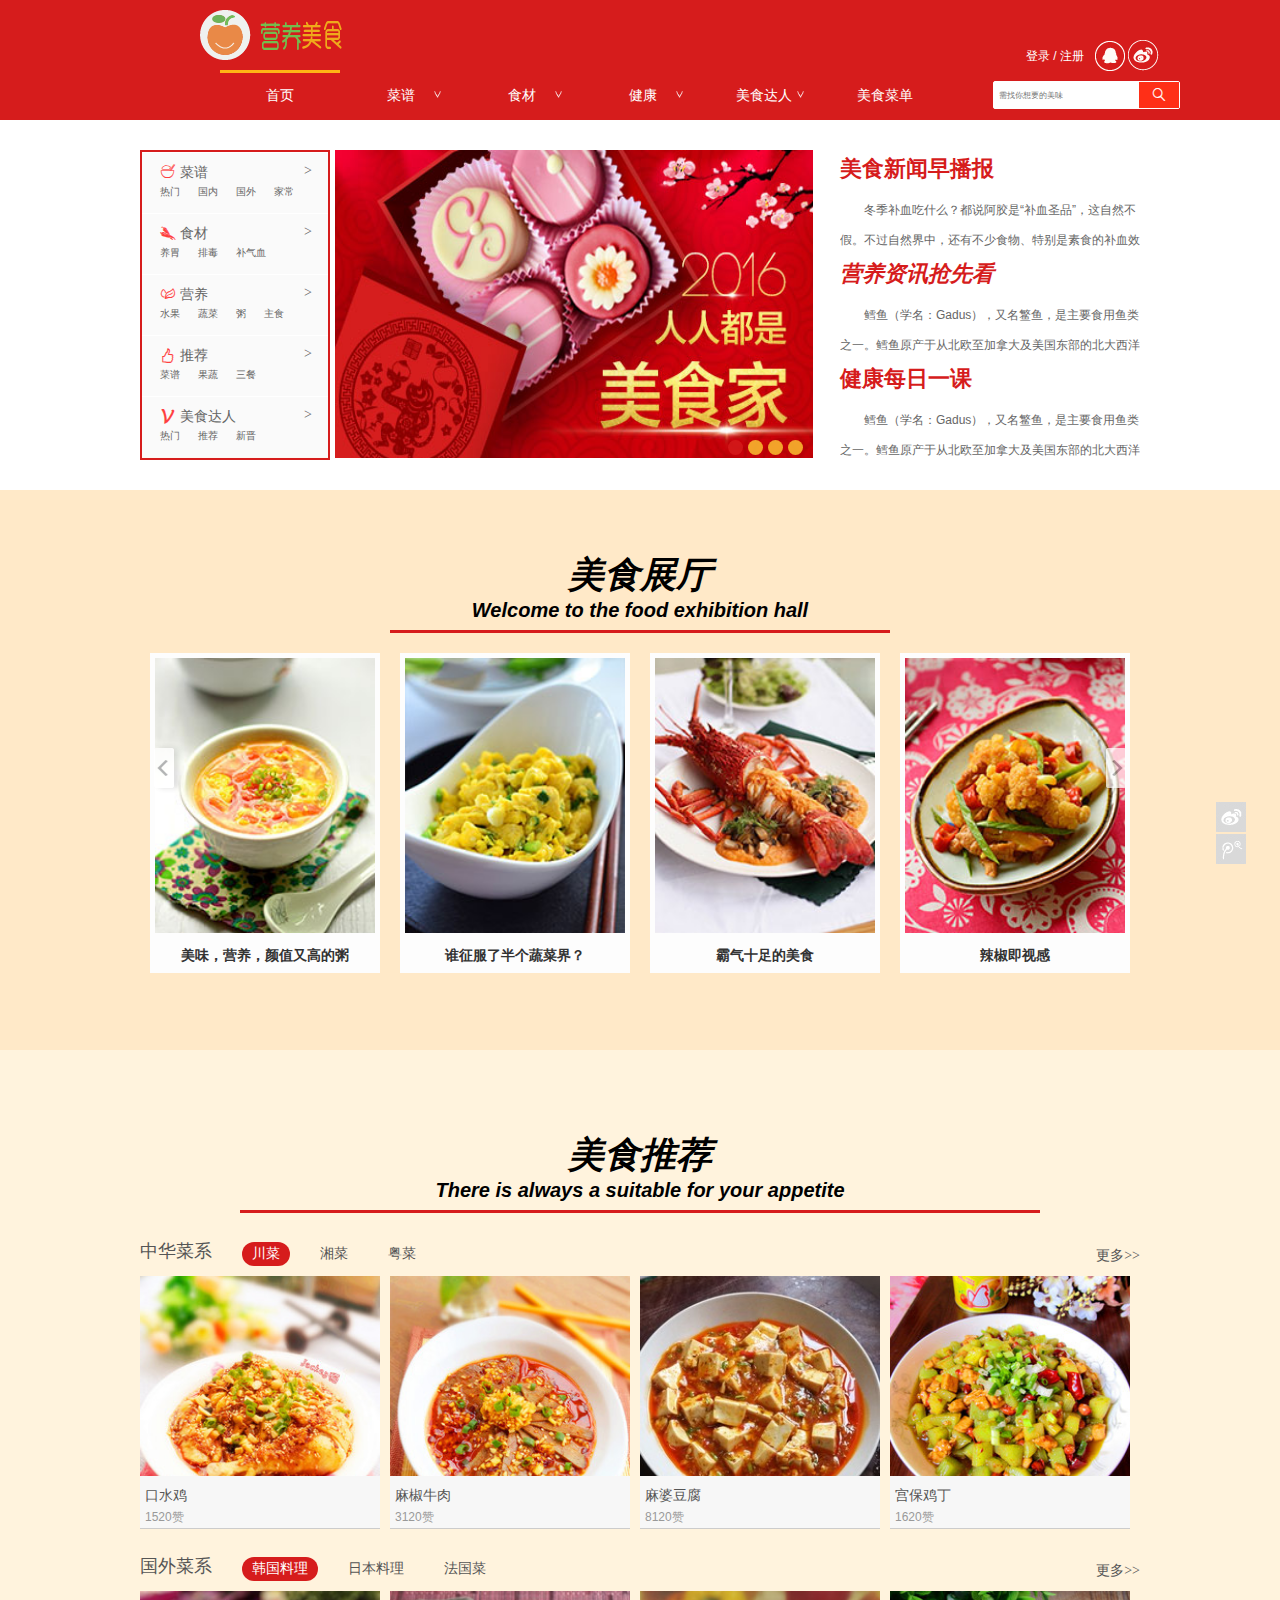
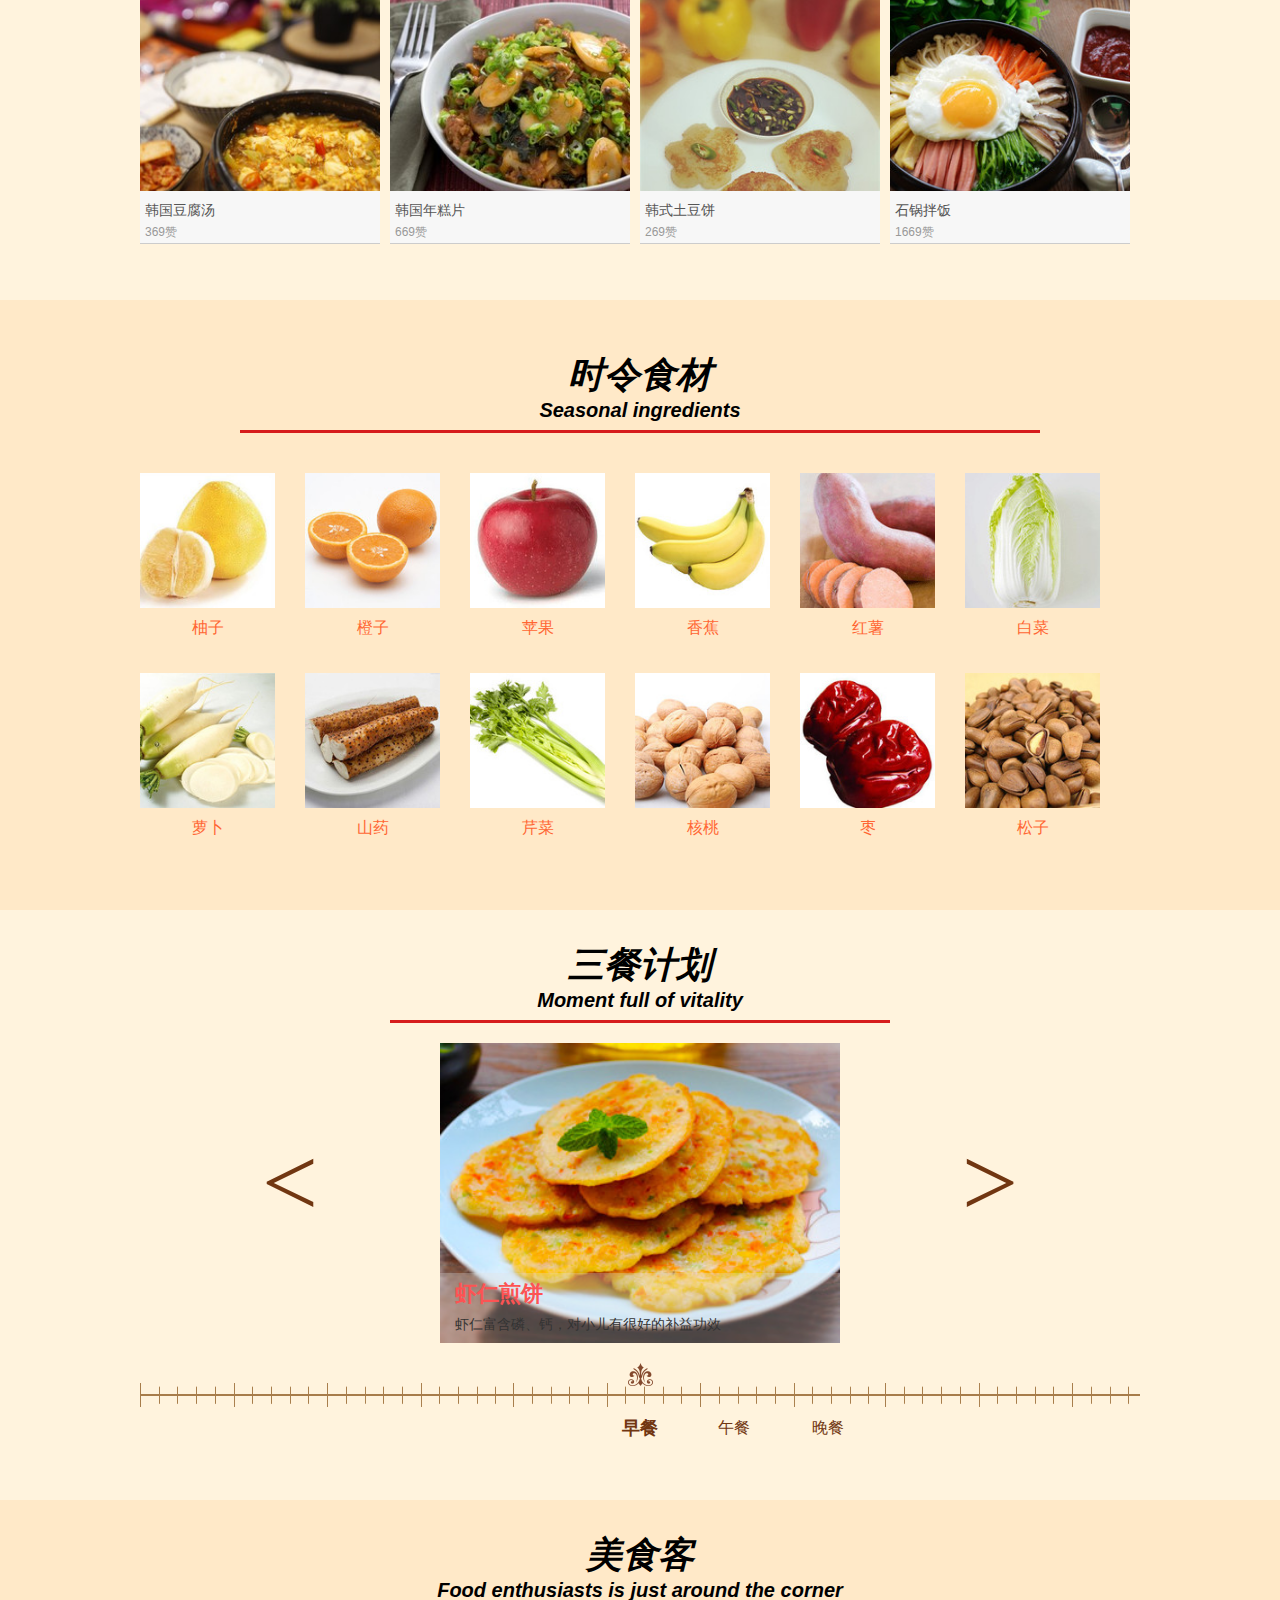
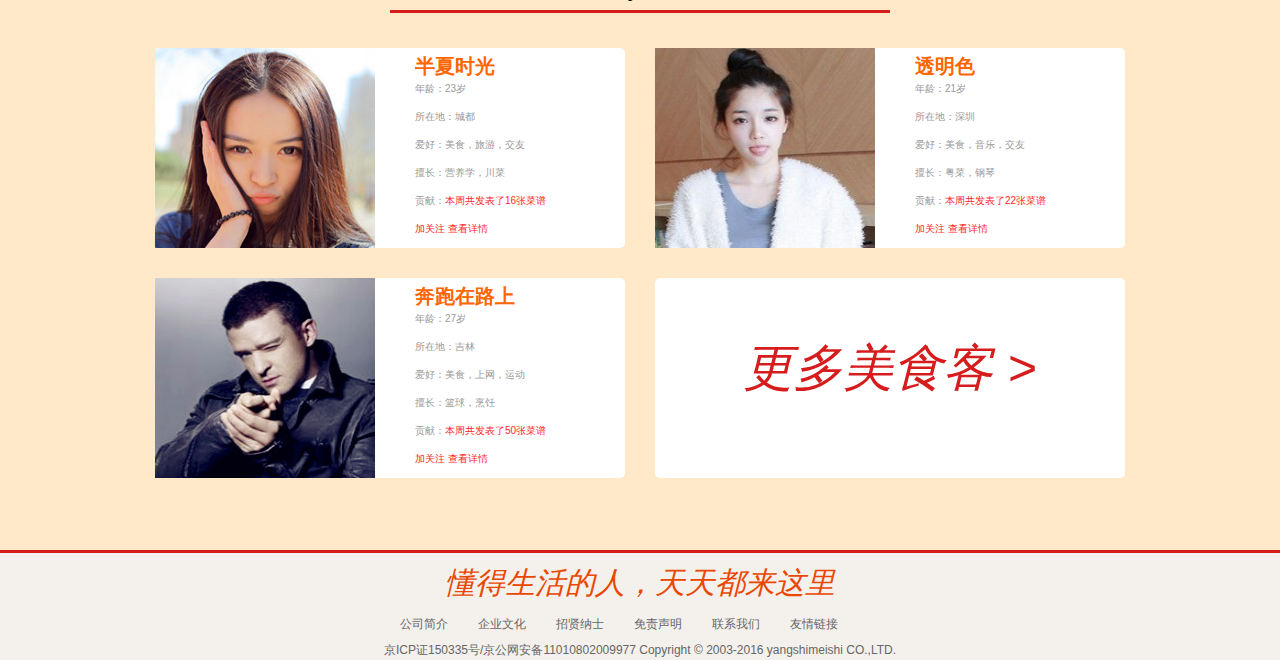
<file: index.html>
<!DOCTYPE html>
<html>
<head>
<meta charset="UTF-8">
<title>营养美食网-营养美食首页</title>

<link rel="stylesheet" href="css/index.css" type="text/css">
<link rel="stylesheet" href="font/iconfont.css" type="text/css">
<script src="js/jquery.min.js"></script>
<script src="js/idx_topbanner.asp"></script>
<script src="js/idx_maintop.js"></script>
<script src="js/nav.js"></script>
<script>
$(function(){
    	$('#index_nav>ul>li').hover(function(){
			//document.title = $(this).position().left;
			var xx = $(this).position().left;
			$('.line').stop().animate({left:xx},'fast');	
		},function(){
			$('.line').stop().animate({left:0},'fast');
		});
});
</script>

<script src="js/jquery.SuperSlide.2.1.1.js"></script>
<script>
$(document).ready(function(e) {
	$(".idx_maintj").slide({
		titCell:".idx_tjlist li",
		mainCell:".bd003",
		effect:"fold",
		trigger:"click",
		delayTime:300
	});
});
</script>
<script src="js/jquery.timelinr-0.9.4.js"></script>
<script type="text/javascript"> 
$(function(){
	$("#idx_mainjh").timelinr()
});
</script>
</head>
<body>
     <div id="index_navbg">
     	<div id="index_navtop" class="clear">
            <a href="index.html">
                <img src="images/logo.png">
            </a>
            <div class="nav_login">
            	<a href="logoin.html">
                	登录 / 注册
                </a>
            </div>
            <div class="nav_loginrt">
            	<a href="#">
            		<img src="images/loginqq01.png">
                </a>
                	<a href="#">
            		<img src="images/logoinsina01.png">
                </a>
            </div>
        </div>
        <div id="index_nav">
            <ul class="nav-main">
                <li class="line"></li>
                <li><a href="index.html" target="_blank">首页</a></li>
                    <li id="li-1">
                    <a href="caipu.html" target="_blank">菜谱</a>
                    <span><img src="images/nav_icon.png" width="7" height="7"></span>
                </li>
                <li id="li-2">
                    <a href="shicai.html" target="_blank">食材</a>
                    <span><img src="images/nav_icon.png" width="7" height="7"></span>
                </li>
                <li id="li-3">
                    <a href="jiankang.html" target="_blank">健康</a>
                    <span><img src="images/nav_icon.png" width="7" height="7"></span>
                </li>
                <li id="li-4">
                    <a href="meishidaren.html" target="_blank">美食达人</a>
                    <span><img src="images/nav_icon.png" width="7" height="7"></span>
                </li>
                <li>
                    <a href="meishicaidan.html" target="_blank">美食菜单</a
                ></li>
            </ul>
            <div id="nav_list-1" class="nav_hidden nav_hidden-index">
                <ul>
                    <li>中华菜谱</li>
                    <li>西式菜谱</li>
                    <li>韩国料理</li>
                    <li>日本料理</li>
                </ul>
            </div>
            <div id="nav_list-2" class="nav_hidden nav_hidden-us">
                <ul>
                    <li>肉类食材</li>
                    <li>蔬菜食材</li>
                    <li>水果食材</li>
                </ul>
            </div>
            <div id="nav_list-3" class="nav_hidden nav_hidden-info">
                <ul>
                    <li>健康咨询</li>
                    <li>健康新闻</li>
                    <li>健康菜谱</li>
                </ul>
            </div>
            <div id="nav_list-4" class="nav_hidden nav_hidden-info nav_hidden-last">
                <ul>
                    <li>热门达人</li>
                    <li>推荐达人</li>
                </ul>
            </div>
        </div>
			<form>
            <div class="nav_iput">
                <input type="text" class="nav_input" placeholder="需找你想要的美味" onFocus="this.placeholder=''" onBlur="this.placeholder='需找你想要的美味'"> 
                <button type="submit" name="sousuo">
                <span class="iconfont">&#xe612;</span>
                </button>
            </div>
      	</div>
        	</form>
      </div>
   <!-- ---------------------------------以上是nav内容--------------------------->
   
	<div class="index_topbg">
        <div class="index_top clear">
            <div class="index_topleft">
              <div class="index_topleftlist btnone">
                  <div class="index_tpltmain">
                  <h3><a href="#"><span class="iconfont">&#xe60d;</span>&nbsp;菜谱<em>></em></a></h3>
                   <ul>
                   	<li><a href="#">热门</a></li>
                    <li><a href="#">国内</a></li>
                    <li><a href="#">国外</a></li>
                    <li><a href="#">家常</a></li>
                   </ul>
                   <span class="index_tpltmainsp"></span>
              </div>
              <div class="index_tpltmain_wrap pos01">
                <div class="clear">
                  <div class="fl index_tpltmain_wrapleft">
                 	<h2><a href="#">菜谱</a></h2>
                  	<p>多种菜谱</p>
                     <ul class="clear">
                        <li><a href="#" target="_blank">家常菜谱</a></li>
                        <li><a href="#" target="_blank">中国菜谱</a></li>
                        <li><a href="#" target="_blank">国外菜谱</a></li>
                        <li><a href="#" target="_blank">常用菜谱</a></li>
                      </ul>
                  </div>
                  <div class="fl index_tpltmain_wrapright">
                     <div><a href="#" target="_blank"><img src="images/index_zhanshi01.jpg" width="200" height="200"></a></div>
                   </div>
                 </div>
              </div>
           </div>
                        
           <div class="index_topleftlist clear">
              <div class="index_tpltmain">
                  <h3><a href="#"><span class="iconfont">&#xe621;</span>&nbsp;食材<em>></em></a></h3>
                  <ul>
                    <li><a href="#">养胃</a></li>
                    <li><a href="#">排毒</a></li>
                    <li><a href="#">补气血</a></li>
                  </ul>
                  <span class="index_tpltmainsp"></span>
               </div>
             <div class="index_tpltmain_wrap pos04"> 
                <div class="clear">
                  <div class="fl index_tpltmain_wrapleft">
                     <h2><a href="#">食材</a></h2>
                     <p>食材专业分类</p>
                     <ul class="clear">
                     	<li><a href="#" target="_blank">土豆</a></li>
                        <li><a href="#" target="_blank">茄子</a></li>
                        <li><a href="#" target="_blank">西红柿</a></li>
                        <li><a href="#" target="_blank">青菜</a></li>
                        <li><a href="#" target="_blank">青椒</a></li>
                        <li><a href="#" target="_blank">更多</a></li>
                     </ul>
                  </div>
              <div class="fl index_tpltmain_wrapright">
                <div><a href="#" target="_blank"><img src="images/index_zhanshi02.jpg" width="200" height="200"></a></div>
                </div>
               </div>
            </div>
          </div>
                        
          <div class="index_topleftlist">
              <div class="index_tpltmain">
                <h3><a href="#"><span class="iconfont">&#xe62a;</span>&nbsp;营养<em>></em></a></h3>
                <ul>
                   <li><a href="#">水果</a></li>
                   <li><a href="#">蔬菜</a></li>
                   <li><a href="#">粥</a></li>
                   <li><a href="#">主食</a></li>
                </ul>
                <span class="index_tpltmainsp"></span>
              </div>
           <div class="index_tpltmain_wrap pos05"> 
               <div class="clear">
                	<div class="fl index_tpltmain_wrapleft">
                    	<h2><a href="#">营养</a></h2>
                        <p>快来增强体质</p>
                        <ul class="clear">
                           <li><a href="#" target="_blank">维生素</a></li>
                           <li><a href="#" target="_blank">蛋白质</a></li>
                           <li><a href="#" target="_blank">免疫力</a></li>
                           <li><a href="#" target="_blank">补气血</a></li>
                        </ul>
                    </div>
                <div class="fl index_tpltmain_wrapright">
                  <div><a href="#" target="_blank"><img src="images/index_zhanshi03.jpg" width="200" height="200"></a></div>
                  </div>
                 </div>
            	</div>
           </div>
                        
           <div class="index_topleftlist">
              <div class="index_tpltmain">
                 <h3><a href="#"><span class="iconfont">&#xe773;</span>&nbsp;推荐<em>></em></a></h3>
                 <ul>
                   <li><a href="#">菜谱</a></li>
                   <li><a href="#">果蔬</a></li>
                   <li><a href="#">三餐</a></li>
                 </ul>
                 <span class="index_tpltmainsp"></span>
              </div>
              <div class="index_tpltmain_wrap pos06"> 
                 <div class="clear">
                    <div class="fl index_tpltmain_wrapleft">
                        <h2><a href="#">推荐</a></h2>
                        <p>四季菜谱推荐</p>
                         <ul class="clear">
                           <li><a href="#" target="_blank">春季推荐</a></li>
                           <li><a href="#" target="_blank">夏季推荐</a></li>
                           <li><a href="#" target="_blank">秋季推荐</a></li>
                           <li><a href="#" target="_blank">冬季推荐</a></li>
                         </ul>
                    </div>
              		<div class="fl index_tpltmain_wrapright">
             		<div><a href="#" target="_blank"><img src="images/index_zhanshi04.jpg" width="200" height="200"></a></div>
              	</div>
               </div>
              </div>
           </div>
                        
            <div class="index_topleftlist">
              <div class="index_tpltmain">
                 <h3><a href="#"><span class="iconfont">&#xe8bb;</span>&nbsp;美食达人<em>></em></a></h3>
                 <ul>
                   <li><a href="#">热门</a></li>
                   <li><a href="#">推荐</a></li>
                   <li><a href="#">新晋</a></li>
                 </ul>
                 <span class="index_tpltmainsp"></span>
               </div>
             <div class="index_tpltmain_wrap pos07"> 
                <div class="clear">
                  <div class="fl index_tpltmain_wrapleft">
                  	<h2><a href="#">美食达人</a></h2>
                   	<p>美食大咖展示厨艺</p>
                    <ul class="clear">
                      <li><a href="#" target="_blank">推荐达人</a></li>
                      <li><a href="#" target="_blank">当红达人</a></li>
                      <li><a href="#" target="_blank">新晋达人</a></li>
                      <li><a href="#" target="_blank">争当达人</a></li>
                    </ul>	
                </div>
                <div class="fl index_tpltmain_wrapright">
                  <div><a href="#" target="_blank"><img src="images/index_zhanshi05.png" width="200" height="200"></a></div>
                  </div>
                </div>
              </div>
            </div>
          </div>
            
                
          <div id="index_topmid" class="fl">
              <div id="index_topmid_bg"></div>
              <div id="index_topmid_info"></div>
              <ul>
                <li class="on">1</li>
                <li>2</li>
                <li>3</li>
                <li>4</li>
              </ul>
              <div id="index_topmid_list"> 
                <a href="#" target="_blank"><img src="images/index_banner01.jpg"></a> 
                <a href="#" target="_blank"><img src="images/index_banner02.jpg"></a>    
                <a href="#" target="_blank"><img src="images/index_banner03.jpg"></a> 
                <a href="#" target="_blank"><img src="images/index_banner04.jpg"></a> 
             </div>
            </div>
            
            
            <div class="idxtop_mainright fr">
                <h3><a href="#">美食新闻早播报<span>>>></span></a></h3>
                <p><a href="#">冬季补血吃什么？都说阿胶是“补血圣品”，这自然不假。不过自然界中，还有不少食物、特别是素食的补血效果完全不逊于阿胶。像南瓜、甘蔗、葡萄……你都知道吗？</a></p>
                <h3><i><a href="#>">营养资讯抢先看<span>→→→</span></a></i></h3>
                <p><a href="#">鳕鱼（学名：Gadus），又名鳘鱼，是主要食用鱼类之一。鳕鱼原产于从北欧至加拿大及美国东部的北大西洋寒冷水域。目前鳕鱼主要出产国是加拿大、冰岛、挪威及俄罗斯，日本产地主要在北海道。鳕鱼是全世界年捕捞量最大的鱼类之一，具有重要的经济价值。</a></p>
                <h3><a href="#>">健康每日一课<span>√√√</span></a></h3>
                <p><a href="#">鳕鱼（学名：Gadus），又名鳘鱼，是主要食用鱼类之一。鳕鱼原产于从北欧至加拿大及美国东部的北大西洋寒冷水域。目前鳕鱼主要出产国是加拿大、冰岛、挪威及俄罗斯，日本产地主要在北海道。鳕鱼是全世界年捕捞量最大的鱼类之一，具有重要的经济价值。</a></p>
            </div>
            
        </div>
      </div>
   </div>
   <!-- ---------------------------------以上是TOP内容--------------------------->

   
 
      
   <div class="idx_main">
   		<div class="idx_maintop">
        	<h2><i>美食展厅</i></h2>
            <h3><i>Welcome to the food exhibition hall</i></h3>
            <div class="idx_mainzs">
                <div class="idx_mainzslist">
                    <ul class="idx_mainzspic idx_zslist">
                        <li>
                        	<a href="#" target="_blank"><img src="images/idx_maintop08.jpg" width="220" height="260"></a>
                        	<h6><a href="#">美味，营养，颜值又高的粥</a></h6>
                            <a href="#"><span></span></a>
                        </li>
                        <li>
                        	<a href="#" target="_blank"><img src="images/idx_maintop07.jpg" width="220" height="260"></a>
                        	<h6><a href="#">谁征服了半个蔬菜界？</a></h6>
                            <a href="#"><span class="iconfont"></span></a>
                        </li>
                        <li>
                        	<a href="#" target="_blank"><img src="images/idx_maintop06.jpg" width="220" height="260"></a>
                            <h6><a href="#">霸气十足的美食</a></h6>
                            <a href="#"><span class="iconfont"></span></a>
                        </li>
                        <li>
                        	<a href="#" target="_blank"><img src="images/idx_maintop02.jpg" width="220" height="260"></a>
                            <h6><a href="#">辣椒即视感</a></h6>
                            <a href="#"><span class="iconfont"></span></a>
                        </li>
                        <li>
                        	<a href="#" target="_blank"><img src="images/idx_maintop05.jpg" width="220" height="260"></a>
                            <h6><a href="#">鲜美的巧克力蛋糕</a></h6>
                            <a href="#"><span class="iconfont"></span></a>
                        </li>
                        <li>
                        	<a href="#" target="_blank"><img src="images/idx_maintop03.jpg" width="220" height="260"></a>
                            <h6><a href="#">整齐划一的美味</a></h6>
                            <a href="#"><span class="iconfont"></span></a>
                        </li>
                        <li>
                        	<a href="#" target="_blank"><img src="images/idx_maintop04.jpg" width="220" height="260"></a>
                            <h6><a href="#">休闲式的中餐</a></h6>
                            <a href="#"><span class="iconfont"></span></a>
                        </li>
                        <li>
                        	<a href="#" target="_blank"><img src="images/idx_maintop01.jpg" width="220" height="260"></a>
                            <h6><a href="#">当虾爱上蔬菜</a></h6>
                            <a href="#"><span class="iconfont"></span><p>美味来袭</p></a>
                        </li>
                    </ul>
                    <ul class="idx_mainzspic idx_swaplist"></ul>
                </div>
                <div class="og_prev"></div>
                <div class="og_next"></div>
            </div>
        </div>
   </div>
    <!-- ---------------------------------以上是展示内容--------------------------->
   
     <div class="idx_mainmid">
     	<h2><i>美食推荐</i></h2>
        <h3><i>There is always a suitable for your appetite</i></h3>
   		<div class="idx_maintj">
        <div class="clear idx_tjlist">
            <em class="more"><a href="#">更多&gt;&gt;</a></em>
            <a href="#">中华菜系</a>
            <ul class="mul">
                <li>川菜</li>
                <li>湘菜</li>
                <li>粤菜</li>
            </ul>
        </div>
        <div class="bd003">
                    <ul class="idx_tjtab clear">
                <li>
                    <a href="#">
                        <div class="pic_add"><img src="images/idx_tj01.jpg" height="200"></div>
                    </a>
                    <div class="scale_tour"><p>口水鸡</p><a href="#">1520赞</a></div>
                </li>
                <li>
                    <a href="#">
                        <div class="pic_add"><img src="images/idx_tj02.jpg" height="200"></div>
                    </a>
                    <div class="scale_tour"><p>麻椒牛肉</p><a href="#">3120赞</a></div>
                </li>
                <li>
                    <a href="#">
                        <div class="pic_add"><img src="images/idx_tj03.jpg" height="200"></div>
                    </a>
                    <div class="scale_tour"><p>麻婆豆腐</p><a href="#">8120赞</a></div>
                </li>
                <li>
                    <a href="#">
                        <div class="pic_add"><img src="images/idx_tj04.jpg" height="200"></div>
                    </a>
                    <div class="scale_tour"><p>宫保鸡丁</p><a href="#">1620赞</a></div>
                </li>
            </ul>
            <ul class="idx_tjtab clear">
                <li>
                    <a href="#">
                        <div class="pic_add"><img src="images/idx_tjxz01.jpg" height="200"></div>
                    </a>
                    <div class="scale_tour"><p>农家小炒肉</p><a href="#">330赞</a></div>
                </li>
                <li>
                    <a href="#">
                        <div class="pic_add"><img src="images/idx_tjxz02.jpg" height="200"></div>
                    </a>
                    <div class="scale_tour"><p>湘西土匪鸡</p><a href="#">560赞</a></div>
                </li>
                <li>
                    <a href="#">
                        <div class="pic_add"><img src="images/idx_tjxz03.jpg" height="200"></div>
                    </a>
                    <div class="scale_tour"><p>剁椒鱼头</p><a href="#">930赞</a></div>
                </li>
                <li>
                    <a href="#">
                        <div class="pic_add"><img src="images/idx_tjxz04.jpg" height="200"></div>
                    </a>
                    <div class="scale_tour"><p>干锅花菜</p><a href="#">630赞</a></div>
                </li>
            </ul>
            <ul class="idx_tjtab clear">
                <li>
                    <a href="#">
                        <div class="pic_add"><img src="images/idx_tjyc01.jpg" height="200"></div>
                    </a>
                    <div class="scale_tour"><p>鼓汁蒸凤爪</p><a href="#">6130赞</a></div>
                </li>
                <li>
                    <a href="#">
                        <div class="pic_add"><img src="images/idx_tjyc02.jpg" height="200"></div>
                    </a>
                    <div class="scale_tour"><p>清蒸桂花鱼</p><a href="#">690赞</a></div>
                </li>
                <li>
                    <a href="#">
                        <div class="pic_add"><img src="images/idx_tjyc03.jpg" height="200"></div>
                    </a>
                    <div class="scale_tour"><p>腊味煲仔饭</p><a href="#">330赞</a></div>
                </li>
                <li>
                    <a href="#">
                        <div class="pic_add"><img src="images/idx_tjyc04.jpg" height="200"></div>
                    </a>
                    <div class="scale_tour"><p>霸王花煲猪骨</p><a href="#">260赞</a></div>
                </li>
            </ul>
        </div>
    </div>
    <div class="idx_maintj">
        <div class="clear idx_tjlist">
            <em class="more"><a href="#">更多&gt;&gt;</a></em>
            <a href="#">国外菜系</a>
            <ul class="mul">
                <li>韩国料理</li>
                <li>日本料理</li>
                <li>法国菜</li>
            </ul>
        </div>
        <div class="bd003">
                    <ul class="idx_tjtab clear">
                <li>
                    <a href="#">
                        <div class="pic_add"><img src="images/idx_tjhc01.jpg" height="200"></div>
                    </a>
                    <div class="scale_tour"><p>韩国豆腐汤</p><a href="#">369赞</a></div>
                </li>
                <li>
                    <a href="#">
                        <div class="pic_add"><img src="images/idx_tjhc02.jpg" height="200"></div>
                    </a>
                    <div class="scale_tour"><p>韩国年糕片</p><a href="#">669赞</a></div>
                </li>
                <li>
                    <a href="#">
                        <div class="pic_add"><img src="images/idx_tjhc03.jpg" height="200"></div>
                    </a>
                    <div class="scale_tour"><p>韩式土豆饼</p><a href="#">269赞</a></div>
                </li>
                <li>
                    <a href="#">
                        <div class="pic_add"><img src="images/idx_tjhc04.jpg" height="200"></div>
                    </a>
                    <div class="scale_tour"><p>石锅拌饭</p><a href="#">1669赞</a></div>
                </li>
            </ul>
            <ul class="idx_tjtab clear">
                <li>
                    <a href="#">
                        <div class="pic_add"><img src="images/idx_rc01.jpg"></div>
                    </a>
                    <div class="scale_tour"><p>三文鱼寿司</p><a href="#">869赞</a></div>
                </li>
                <li>
                    <a href="#">
                        <div class="pic_add"><img src="images/idx_rc03.jpg"></div>
                    </a>
                    <div class="scale_tour"><p>紫菜包寿司</p><a href="#">320赞</a></div>
                </li>
                <li>
                    <a href="#">
                        <div class="pic_add"><img src="images/idx_rc02.jpg"></div>
                    </a>
                    <div class="scale_tour"><p>秋刀鱼</p><a href="#">357赞</a></div>
                </li>
                <li>
                    <a href="#">
                        <div class="pic_add"><img src="images/idx_rc04.jpg"></div>
                    </a>
                    <div class="scale_tour"><p>大阪烧</p><a href="#">220赞</a></div>
                </li>
            </ul>
            <ul class="idx_tjtab clear">
                <li>
                    <a href="#">
                        <div class="pic_add"><img src="images/idx_fc01.jpg"></div>
                    </a>
                    <div class="scale_tour"><p>芝士焗扇贝</p><a href="#">769赞</a></div>
                </li>
                <li>
                    <a href="#">
                        <div class="pic_add"><img src="images/idx_fc02.jpg"></div>
                    </a>
                    <div class="scale_tour"><p>法式烤牛排</p><a href="#">1356赞</a></div>
                </li>
                <li>
                    <a href="#">
                        <div class="pic_add"><img src="images/idx_fc03.jpg"></div>
                    </a>
                    <div class="scale_tour"><p>牛肉土豆泥</p><a href="#">983赞</a></div>
                </li>
                <li>
                    <a href="#">
                        <div class="pic_add"><img src="images/idx_fc04.jpg"></div>
                    </a>
                    <div class="scale_tour"><p>法式煎吐司</p><a href="#">552赞</a></div>
                </li>
            </ul>
        </div>
    </div>
   </div>
    <!-- ---------------------------------以上是推荐内容--------------------------->
    
    <div class="idx_shucaibg">
    	<div class="idx_shucai">
            <h2><i>时令食材</i></h2>
            <h3><i>Seasonal ingredients</i></h3>
        </div>
    	<ul class="idx_scmain">
        	<li>
            	<a href="#">
            		<img src="images/idx_sl01.jpg" width="150" height="150">
                </a>
                <a href="#">柚子</a>
            </li>
            <li>
            	<a href="#">
            		<img src="images/idx_sl02.jpg">
                </a>
                <a href="#">橙子</a>
            </li>
            <li>
            	<a href="#">
            		<img src="images/idx_sl03.jpg">
                </a>
                <a href="#">苹果</a>
            </li>
            <li>
            	<a href="#">
            		<img src="images/idx_sl04.jpg">
                </a>
                <a href="#">香蕉</a>
            </li>
            <li>
            	<a href="#">
            		<img src="images/idx_sl05.jpg">
                </a>
                <a href="#">红薯</a>
            </li>
            <li>
            	<a href="#">
            		<img src="images/idx_sl06.jpg">
                </a>
                <a href="#">白菜</a>
            </li>
            <li>
            	<a href="#">
            		<img src="images/idx_sl07.jpg">
                </a>
                <a href="#">萝卜</a>
            </li>
            <li>
            	<a href="#">
            		<img src="images/idx_sl08.jpg">
                </a>
                <a href="#">山药</a>
            </li>
            <li>
            	<a href="#">
            		<img src="images/idx_sl09.jpg">
                </a>
                <a href="#">芹菜</a>
            </li>
            <li>
            	<a href="#">
            		<img src="images/idx_sl10.jpg">
                </a>
                <a href="#">核桃</a>
            </li>
            <li>
            	<a href="#">
            		<img src="images/idx_sl11.jpg">
                </a>
                <a href="#">枣</a>
            </li>
            <li>
            	<a href="#">
            		<img src="images/idx_sl12.jpg">
                </a>
                <a href="#">松子</a>
            </li>
        </ul>
    </div>
   <div class="idx_mainjhbg">
   		<h2><i>三餐计划</i></h2>
        <h3><i>Moment full of vitality</i></h3>
   		<div id="idx_mainjh">
            <ul id="idx_jhtit">
                <li>
                    <a href="#">
                        <img src="images/idx_jh01.jpg" width="400" height="300">
                        <span>
                            <h3>虾仁煎饼</h3>
                            <p>虾仁富含磷、钙，对小儿有很好的补益功效</p>
                            <p>虾仁，一种食品，选用活虾为原料，用清水洗净虾体，去掉虾头、虾尾和虾壳。剥壳后的纯虾肉即为虾仁。虾仁菜肴因为清淡爽口，易于消化，老幼皆宜，而深受食客欢迎。</p>
                        </span>
                    </a>
                </li>
                <li>
                <a href="#">
                    <img src="images/idx_jh02.jpg" width="400" height="300">
                    <span>
                            <h3>八宝糯米饭</h3>
                            <p>造型及甜味含有圆圆满满、甜甜蜜蜜的寓意</p>
                            <p>宁波的汉族传统名点。由糯米、豆沙、枣泥、果脯、莲心、米仁、桂圆等原料配合制成。糯米补中益气，豇豆有"补肾豆"之称;枣泥有调和百药之功效，对人的健康长寿极有裨益。</p>
                        </span>
                    </a>
                </li>
                <li>
                    <a href="#">
                        <img src="images/idx_jh04.jpg" width="400" height="300">
                        <span>
                                <h3>香煎杏鲍菇</h3>
                                <p>杏鲍菇能软化和保护血管，可降低胆固醇</p>
                                <p>杏鲍菇，又名刺芹侧耳，因其具有杏仁的香味和菌肉肥厚如鲍鱼的口感而得名。是近年来开发栽培成功的及食用、药用、食疗于一体的珍稀食用菌新品种。</p>
                            </span>
                    </a>
                </li>
            </ul>
            <ul id="idx_jhnav">
                <li><a href="#">早餐</a></li>
                <li><a href="#">午餐</a></li>
                <li><a href="#">晚餐</a></li>
            </ul>
            <a href="#" id="idx_jhnext">></a>
            <a href="#" id="idx_jhprev"><</a>
        </div>
   </div>
    <!-- ---------------------------------以上是三餐内容--------------------------->
    
    <div class="idx_mskbg">
    	<h2><i>美食客</i></h2>
        <h3><i>Food enthusiasts is just around the corner</i></h3>
        	<ul class="idx_mskmain" >
            	<li>
                	<img src="images/idx_tx01.jpg">
 					<ul class="idx_mskright fr">
                    	<li><h3><a href="#">半夏时光</a></h3></li>
                        <li>年龄：23岁</li>
                        <li>所在地：城都</li>
                        <li>爱好：美食，旅游，交友</li>
                        <li>擅长：营养学，川菜</li>
                        <li>贡献：<a href="#">本周共发表了16张菜谱</a></li>
                        <li><a href="#">加关注</a>&nbsp;<a href="#">查看详情</a></li>
                    </ul>
                </li>
                <li>
                	<img src="images/idx_tx03.jpg">
 					<ul class="idx_mskright fr">
                    	<li><h3><a href="#">透明色</a></h3></li>
                        <li>年龄：21岁</li>
                        <li>所在地：深圳</li>
                        <li>爱好：美食，音乐，交友</li>
                        <li>擅长：粤菜，钢琴</li>
                        <li>贡献：<a href="#">本周共发表了22张菜谱</a></li>
                        <li><a href="#">加关注</a>&nbsp;<a href="#">查看详情</a></li>
                    </ul>
                </li>
                <li>
                	<img src="images/idx_tx02.jpg">
 					<ul class="idx_mskright fr">
                    	<li><h3><a href="#">奔跑在路上</a></h3></li>
                        <li>年龄：27岁</li>
                        <li>所在地：吉林</li>
                        <li>爱好：美食，上网，运动</li>
                        <li>擅长：篮球，烹饪</li>
                        <li>贡献：<a href="#">本周共发表了50张菜谱</a></li>
                        <li><a href="#">加关注</a>&nbsp;<a href="#">查看详情</a></li>
                    </ul>
                </li>
                <li>
                	<div class="idx_mskbtm">
                        <a href="#">
                            <i>更多美食客&nbsp;></i>
                        </a>
                    </div>
                </li>
            </ul>
    </div>
 <!-- ---------------------------------以上是美食客内容--------------------------->
 
 	<div class="idx_btmbg clear">
    	<div class="idx_btm">
            <ul class="idx_btmnews">
                <li><em>懂得生活的人，天天都来这里</em></li>
            </ul>
            <ul class="idx_btmmain clear">
                <li><a href="#">公司简介</a></li>
                <li><a href="#">企业文化</a></li>
                <li><a href="#">招贤纳士</a></li>
                <li><a href="#">免责声明</a></li>
                <li><a href="#">联系我们</a></li>
                <li><a href="#">友情链接</a></li>
            </ul>
            <p>京ICP证150335号/京公网安备11010802009977 Copyright © 2003-2016 yangshimeishi CO.,LTD.</p>
       </div>
    </div>
    
    <!-- ---------------------------------以上是版权内容--------------------------->
<div id="share">
<a id="totop" title=""></a>
<a href="#" target="_blank" class="sina"></a>
<a href="#"  target="_blank" class="tencent"></a>
</div>
<!-- ---------------------------------以上是GOTOP内容--------------------------->
</body>
<script type="text/javascript">
$(function(){
	//商品分类
	$('.index_topleft .index_topleftlist').hover(function(){
		$(this).find('.index_tpltmain_wrap').show();
	},function(){
		$(this).find('.index_tpltmain_wrap').hide();
	});
});
</script>
<script>
$(function(){
        $("#totop").hide();
        $(function () {
            $(window).scroll(function(){
                if ($(window).scrollTop()>100){
                    $("#totop").fadeIn();
                }
                else
                {
                    $("#totop").fadeOut();
                }
            });
            $("#totop").click(function(){
                $('body,html').animate({scrollTop:0},500);
                return false;
            });
        });
    }); 
</script>

</html>
</file>
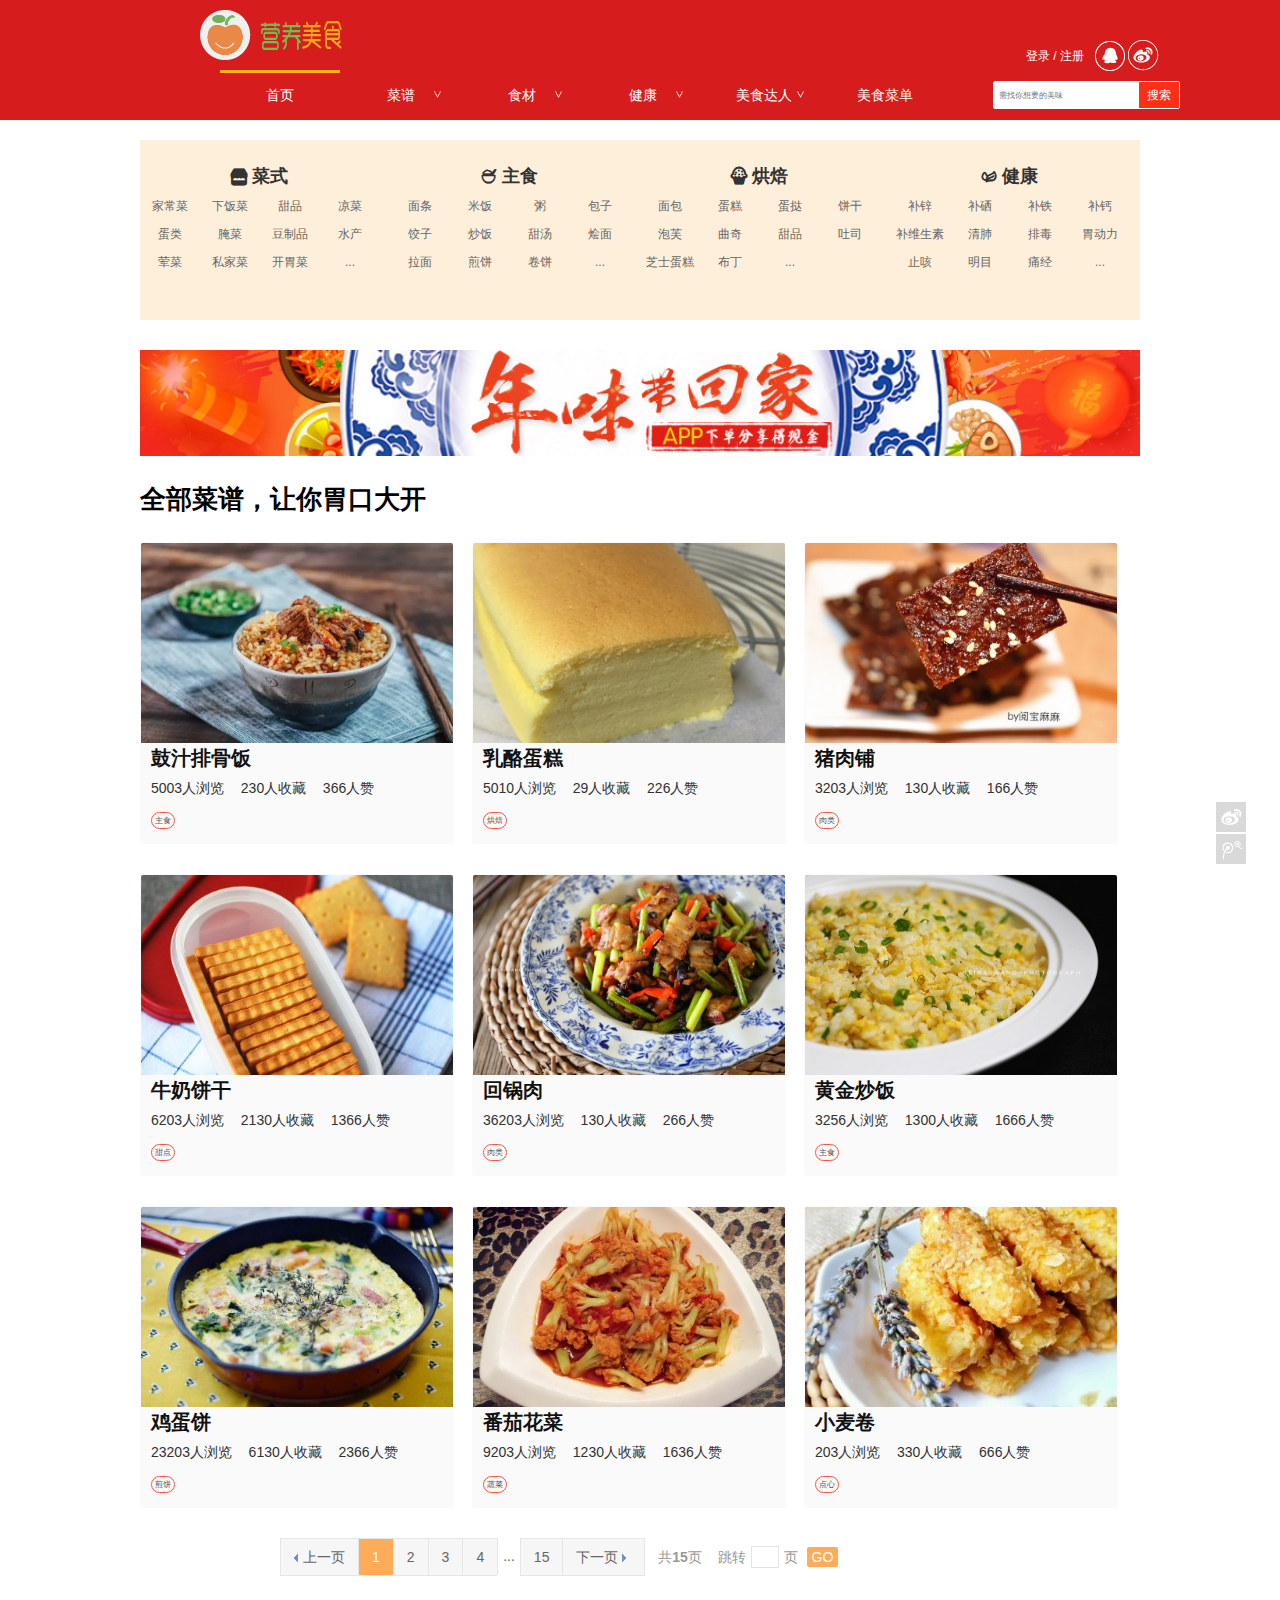
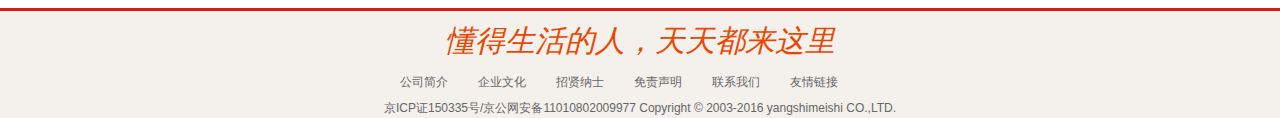
<file: caipu.html>
<!DOCTYPE html>
<html>
<head>
<meta charset="UTF-8">
<title>营养美食网-营养美食菜谱</title>

<link rel="stylesheet" href="css/index.css" type="text/css">
<link rel="stylesheet" href="font/iconfont.css" type="text/css">
<link href="css/animate.css" rel="stylesheet">
<script src="js/jquery.min.js"></script>
<script src="js/wow.min.js"></script>
<script>
	new WOW().init();
</script>
<script src="js/jquery.easing.1.3.js"></script>
<script src="js/jquery.pagination.js"></script>
<script type="text/javascript">
$(document).ready(function() {
	$("#Pagination").pagination("15");
});
</script>
<script src="js/nav.js"></script>
<script>
$(function(){
    	$('#index_nav>ul>li').hover(function(){
			//document.title = $(this).position().left;
			var xx = $(this).position().left;
			$('.line').stop().animate({left:xx},'fast');	
		},function(){
			$('.line').stop().animate({left:0},'fast');
		});
});
</script>
</head>
<body>
  <div id="index_navbg">
       	<div id="index_navtop" class="clear">
            <a href="index.html">
                <img src="images/logo.png">
            </a>
            <div class="nav_login">
            	<a href="logoin.html">
                	登录 / 注册
                </a>
            </div>
            <div class="nav_loginrt">
            	<a href="#">
            		<img src="images/loginqq01.png">
                </a>
                	<a href="#">
            		<img src="images/logoinsina01.png">
                </a>
            </div>
        </div>
<div id="index_nav">
	<ul class="nav-main">
    	<li class="line"></li>
        <li><a href="index.html" target="_blank">首页</a></li>
            <li id="li-1">
            <a href="caipu.html" target="_blank">菜谱</a>
            <span><img src="images/nav_icon.png" width="7" height="7"></span>
        </li>
		<li id="li-2">
        	<a href="shicai.html" target="_blank">食材</a>
            <span><img src="images/nav_icon.png" width="7" height="7"></span>
        </li>
		<li id="li-3">
        	<a href="jiankang.html" target="_blank">健康</a>
            <span><img src="images/nav_icon.png" width="7" height="7"></span>
        </li>
		<li id="li-4">
        	<a href="meishidaren.html" target="_blank">美食达人</a>
            <span><img src="images/nav_icon.png" width="7" height="7"></span>
        </li>
		<li>
        	<a href="meishicaidan.html" target="_blank">美食菜单</a
        ></li>
	</ul>
	<div id="nav_list-1" class="nav_hidden nav_hidden-index">
		<ul>
			<li>中华菜谱</li>
			<li>西式菜谱</li>
			<li>韩国料理</li>
            <li>日本料理</li>
		</ul>
	</div>
	<div id="nav_list-2" class="nav_hidden nav_hidden-us">
		<ul>
        	<li>肉类食材</li>
			<li>蔬菜食材</li>
			<li>水果食材</li>
		</ul>
	</div>
	<div id="nav_list-3" class="nav_hidden nav_hidden-info">
		<ul>
			<li>健康咨询</li>
			<li>健康新闻</li>
			<li>健康菜谱</li>
		</ul>
	</div>
    <div id="nav_list-4" class="nav_hidden nav_hidden-info nav_hidden-last">
		<ul>
			<li>热门达人</li>
			<li>推荐达人</li>
		</ul>
	</div>
</div>
    <div class="nav_iput">
	<input type="text" class="nav_input" placeholder="需找你想要的美味" onFocus="this.placeholder=''" onBlur="this.placeholder='需找你想要的美味'"> <button type="submit" name="sousuo">搜索</button></div>
</div>
</div>
   <!-- ---------------------------------以上是nav内容--------------------------->


   
 
      
   <div class="caipu_nav clear">
 		<div class="caipu_navlist clear">
        	<h2>
            	<a href="#"><span class="iconfont">&#xe62d;</span>&nbsp;菜式</a>
            </h2>
            <ul >
            	<li>
                	<a href="#">家常菜</a>
                </li>
                <li>
                	<a href="#">下饭菜</a>
                </li>
                <li>
                	<a href="#">甜品</a>
                </li>
                <li>
                	<a href="#">凉菜</a>
                </li>
                <li>
                	<a href="#">蛋类</a>
                </li>
                <li>
                	<a href="#">腌菜</a>
                </li>
                <li>
                	<a href="#">豆制品</a>
                </li>
                <li>
                	<a href="#">水产</a>
                </li>
                <li>
                	<a href="#">荤菜</a>
                </li>
                <li>
                	<a href="#">私家菜</a>
                </li>
                <li>
                	<a href="#">开胃菜</a>
                </li>
               	<li>
                	<a href="#">...</a>
                </li>
            </ul>
        </div>
        <div class="caipu_navlist clear">
        	<h2>
            	<a href="#"><span class="iconfont">&#xe60d;</span>&nbsp;主食</a>
            </h2>
            <ul >
            	<li>
                	<a href="#">面条</a>
                </li>
                <li>
                	<a href="#">米饭</a>
                </li>
                <li>
                	<a href="#">粥</a>
                </li>
                <li>
                	<a href="#">包子</a>
                </li>
                <li>
                	<a href="#">饺子</a>
                </li>
                <li>
                	<a href="#">炒饭</a>
                </li>
                <li>
                	<a href="#">甜汤</a>
                </li>
                <li>
                	<a href="#">烩面</a>
                </li>
                <li>
                	<a href="#">拉面</a>
                </li>
                <li>
                	<a href="#">煎饼</a>
                </li>
                <li>
                	<a href="#">卷饼</a>
                </li>
                <li>
                	<a href="#">...</a>
                </li>
            </ul>
        </div>
        <div class="caipu_navlist clear">
        	<h2>
            	<a href="#"><span class="iconfont">&#xe6aa;</span>&nbsp;烘焙</a>
            </h2>
            <ul >
            	<li>
                	<a href="#">面包</a>
                </li>
                <li>
                	<a href="#">蛋糕</a>
                </li>
                <li>
                	<a href="#">蛋挞</a>
                </li>
                <li>
                	<a href="#">饼干</a>
                </li>
                <li>
                	<a href="#">泡芙</a>
                </li>
                <li>
                	<a href="#">曲奇</a>
                </li>
                <li>
                	<a href="#">甜品</a>
                </li>
                <li>
                	<a href="#">吐司</a>
                </li>
                <li>
                	<a href="#">芝士蛋糕</a>
                </li>
                <li>
                	<a href="#">布丁</a>
                </li>
                <li>
                	<a href="#">...</a>
                </li>
            </ul>
        </div>
        <div class="caipu_navlist clear">
        	<h2>
            	<a href="#"><span class="iconfont">&#xe62a;</span>&nbsp;健康</a>
            </h2>
            <ul >
            	<li>
                	<a href="#">补锌</a>
                </li>
                <li>
                	<a href="#">补硒</a>
                </li>
                <li>
                	<a href="#">补铁</a>
                </li>
                <li>
                	<a href="#">补钙</a>
                </li>
                <li>
                	<a href="#">补维生素</a>
                </li>
                <li>
                	<a href="#">清肺</a>
                </li>
                <li>
                	<a href="#">排毒</a>
                </li>
                <li>
                	<a href="#">胃动力</a>
                </li>
                <li>
                	<a href="#">止咳</a>
                </li>
                <li>
                	<a href="#">明目</a>
                </li>
                <li>
                	<a href="#">痛经</a>
                </li>
                <li>
                	<a href="#">...</a>
                </li>
            </ul>
        </div>
   </div>
    <!-- ---------------------------------以上是菜谱导航内容--------------------------->
    
    <div class="caipu_main clear">
    	<div>
        	<img src="images/caipu_news.jpg" width="1000">
        </div>
    	<h3>全部菜谱，让你胃口大开</h3>
        <ul class="wow fadeIn animated" data-wow-delay="0.3s">
        	<li>
            	<a href="#">
                	<img src="images/caipu_01.jpeg">
                </a>
                <h5>
                	<a href="#">鼓汁排骨饭</a>
                </h5>
                <span>
                	<a href="#">5003人浏览</a>&nbsp;
                    <a href="#">230人收藏</a>&nbsp;
                    <a href="#">366人赞</a>&nbsp;
                </span>
                <h6><a href="#">主食</a></h6>
            </li>
            <li>
            	<a href="#">
                	<img src="images/caipu_02.jpeg">
                </a>
                 <h5>
                	<a href="#">乳酪蛋糕</a>
                </h5>
                <span>
                	<a href="#">5010人浏览</a>&nbsp;
                    <a href="#">29人收藏</a>&nbsp;
                    <a href="#">226人赞</a>&nbsp;
                </span>
                <h6><a href="#">烘焙</a></h6>
            </li>
            <li>
            	<a href="#">
                	<img src="images/caipu_03.jpg">
                </a>
                 <h5>
                	<a href="#">猪肉铺</a>
                </h5>
                <span>
                	<a href="#">3203人浏览</a>&nbsp;
                    <a href="#">130人收藏</a>&nbsp;
                    <a href="#">166人赞</a>&nbsp;
                </span>
                <h6><a href="#">肉类</a></h6>
            </li>
            <li>
            	<a href="#">
                	<img src="images/caipu_05.jpg">
                </a>
                 <h5>
                	<a href="#">牛奶饼干</a>
                </h5>
                <span>
                	<a href="#">6203人浏览</a>&nbsp;
                    <a href="#">2130人收藏</a>&nbsp;
                    <a href="#">1366人赞</a>&nbsp;
                </span>
                <h6><a href="#">甜点</a></h6>
            </li>
            <li>
            	<a href="#">
                	<img src="images/caipu_06.jpg">
                </a>
                 <h5>
                	<a href="#">回锅肉</a>
                </h5>
                <span>
                	<a href="#">36203人浏览</a>&nbsp;
                    <a href="#">130人收藏</a>&nbsp;
                    <a href="#">266人赞</a>&nbsp;
                </span>
                <h6><a href="#">肉类</a></h6>
            </li>
            <li>
            	<a href="#">
                	<img src="images/caipu_07.jpg">
                </a>
                 <h5>
                	<a href="#">黄金炒饭</a>
                </h5>
                <span>
                	<a href="#">3256人浏览</a>&nbsp;
                    <a href="#">1300人收藏</a>&nbsp;
                    <a href="#">1666人赞</a>&nbsp;
                </span>
                <h6><a href="#">主食</a></h6>
            </li>
            <li>
            	<a href="#">
                	<img src="images/caipu_08.jpg">
                </a>
                 <h5>
                	<a href="#">鸡蛋饼</a>
                </h5>
                <span>
                	<a href="#">23203人浏览</a>&nbsp;
                    <a href="#">6130人收藏</a>&nbsp;
                    <a href="#">2366人赞</a>&nbsp;
                </span>
                <h6><a href="#">煎饼</a></h6>
            </li>
            <li>
            	<a href="#">
                	<img src="images/caipu_09.jpeg">
                </a>
                 <h5>
                	<a href="#">番茄花菜</a>
                </h5>
                <span>
                	<a href="#">9203人浏览</a>&nbsp;
                    <a href="#">1230人收藏</a>&nbsp;
                    <a href="#">1636人赞</a>&nbsp;
                </span>
                <h6><a href="#">蔬菜</a></h6>
            </li>
            <li>
            	<a href="#">
                	<img src="images/caipu_04.jpg">
                </a>
                 <h5>
                	<a href="#">小麦卷</a>
                </h5>
                <span>
                	<a href="#">203人浏览</a>&nbsp;
                    <a href="#">330人收藏</a>&nbsp;
                    <a href="#">666人赞</a>&nbsp;
                </span>
                <h6><a href="#">点心</a></h6>
            </li>
        </ul>
    </div>
 <!-- ---------------------------------以上是菜谱内容--------------------------->
 
 	<div>
    	<div class="pages clear">
        <div id="Pagination"></div>
        <div class="searchPage">
          <span class="page-sum">共<strong class="allPage">15</strong>页</span>
          <span class="page-go">跳转<input type="text">页</span>
          <a href="javascript:;" class="page-btn">GO</a>
        </div>
    </div>
    </div> 	
 	<div class="idx_btmbg clear">
    	<div class="idx_btm">
            <ul class="idx_btmnews">
                <li><em>懂得生活的人，天天都来这里</em></li>
            </ul>
            <ul class="idx_btmmain clear">
                <li><a href="#">公司简介</a></li>
                <li><a href="#">企业文化</a></li>
                <li><a href="#">招贤纳士</a></li>
                <li><a href="#">免责声明</a></li>
                <li><a href="#">联系我们</a></li>
                <li><a href="#">友情链接</a></li>
            </ul>
            <p>京ICP证150335号/京公网安备11010802009977 Copyright © 2003-2016 yangshimeishi CO.,LTD.</p>
       </div>
    </div>
     <!-- ---------------------------------以上是版权内容--------------------------->
<div id="share">
<a id="totop" title=""></a>
<a href="#" target="_blank" class="sina"></a>
<a href="#"  target="_blank" class="tencent"></a>
</div>
<!-- ---------------------------------以上是GOTOP内容--------------------------->
</body>
<script type="text/javascript">
$(function(){
	//商品分类
	$('.index_topleft .index_topleftlist').hover(function(){
		$(this).find('.index_tpltmain_wrap').show();
	},function(){
		$(this).find('.index_tpltmain_wrap').hide();
	});
});
</script>
<script>
$(function(){
        $("#totop").hide();
        $(function () {
            $(window).scroll(function(){
                if ($(window).scrollTop()>100){
                    $("#totop").fadeIn();
                }
                else
                {
                    $("#totop").fadeOut();
                }
            });
            $("#totop").click(function(){
                $('body,html').animate({scrollTop:0},500);
                return false;
            });
        });
    }); 
</script>
<script>
$(function(){
        $("#totop").hide();
        $(function () {
            $(window).scroll(function(){
                if ($(window).scrollTop()>100){
                    $("#totop").fadeIn();
                }
                else
                {
                    $("#totop").fadeOut();
                }
            });
            $("#totop").click(function(){
                $('body,html').animate({scrollTop:0},500);
                return false;
            });
        });
    }); 
</script>
</html>
</file>
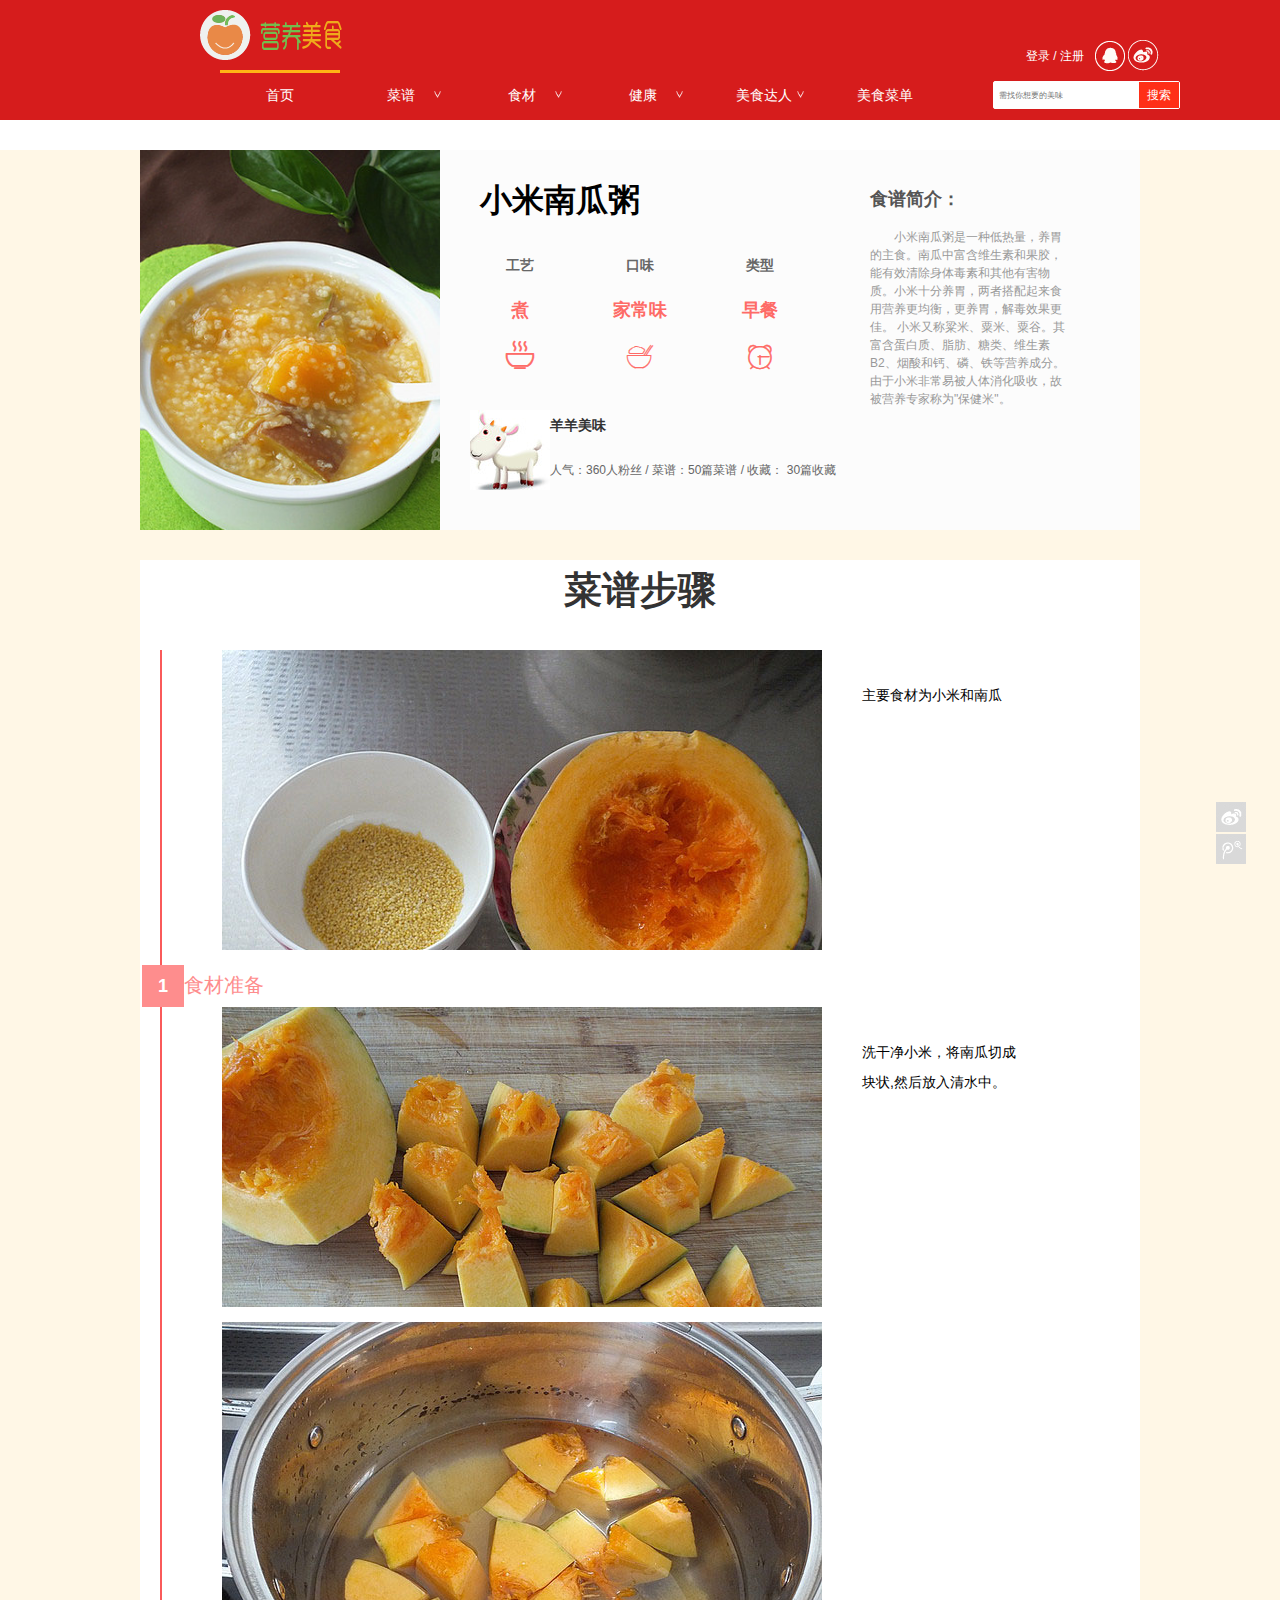
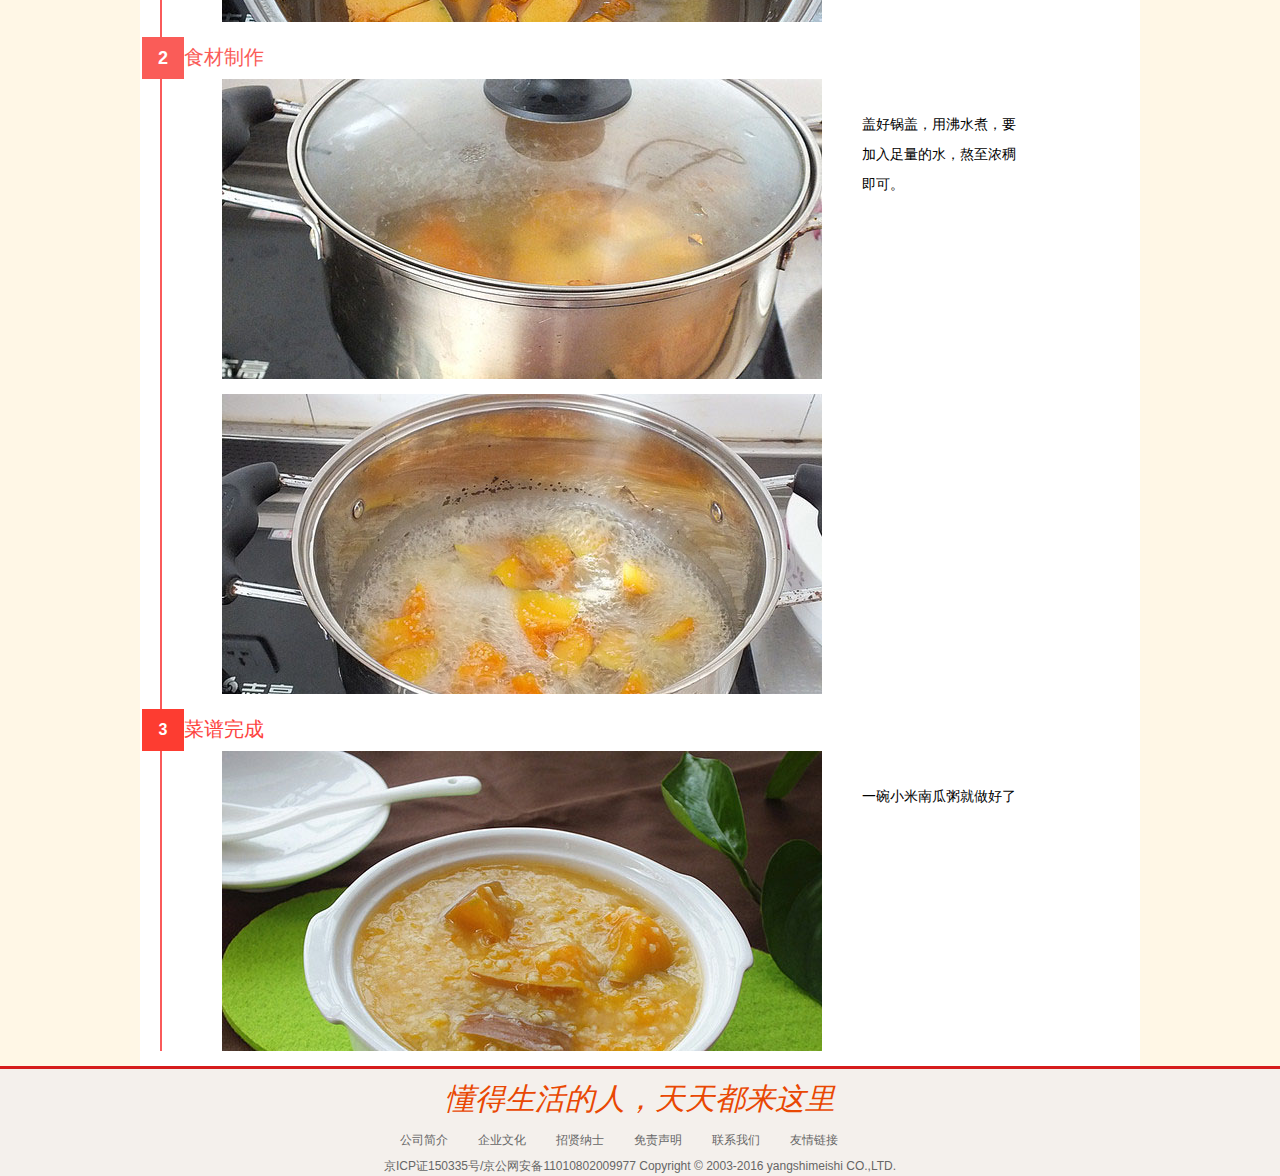
<file: caipu_nanguan.html>
<!DOCTYPE html>
<html>
<head>
<meta charset="UTF-8">
<title>营养美食网-营养美食菜谱</title>

<link rel="stylesheet" href="css/index.css" type="text/css">
<link rel="stylesheet" href="font/iconfont.css" type="text/css">
<script src="js/jquery.min.js"></script>
<script src="js/sjz.js"></script>
<script src="js/nav.js"></script>
<script>
$(function(){
    	$('#index_nav>ul>li').hover(function(){
			//document.title = $(this).position().left;
			var xx = $(this).position().left;
			$('.line').stop().animate({left:xx},'fast');	
		},function(){
			$('.line').stop().animate({left:0},'fast');
		});
});
</script>
</head>
<body>
 <div id="index_navbg">
      	<div id="index_navtop" class="clear">
            <a href="index.html">
                <img src="images/logo.png">
            </a>
            <div class="nav_login">
            	<a href="logoin.html">
                	登录 / 注册
                </a>
            </div>
            <div class="nav_loginrt">
            	<a href="#">
            		<img src="images/loginqq01.png">
                </a>
                	<a href="#">
            		<img src="images/logoinsina01.png">
                </a>
            </div>
        </div>
<div id="index_nav">
	<ul class="nav-main">
    	<li class="line"></li>
        <li><a href="index.html" target="_blank">首页</a></li>
            <li id="li-1">
            <a href="caipu.html" target="_blank">菜谱</a>
            <span><img src="images/nav_icon.png" width="7" height="7"></span>
        </li>
		<li id="li-2">
        	<a href="shicai.html" target="_blank">食材</a>
            <span><img src="images/nav_icon.png" width="7" height="7"></span>
        </li>
		<li id="li-3">
        	<a href="jiankang.html" target="_blank">健康</a>
            <span><img src="images/nav_icon.png" width="7" height="7"></span>
        </li>
		<li id="li-4">
        	<a href="meishidaren.html" target="_blank">美食达人</a>
            <span><img src="images/nav_icon.png" width="7" height="7"></span>
        </li>
		<li>
        	<a href="meishicaidan.html" target="_blank">美食菜单</a
        ></li>
	</ul>
	<div id="nav_list-1" class="nav_hidden nav_hidden-index">
		<ul>
			<li>中华菜谱</li>
			<li>西式菜谱</li>
			<li>韩国料理</li>
            <li>日本料理</li>
		</ul>
	</div>
	<div id="nav_list-2" class="nav_hidden nav_hidden-us">
		<ul>
        	<li>肉类食材</li>
			<li>蔬菜食材</li>
			<li>水果食材</li>
		</ul>
	</div>
	<div id="nav_list-3" class="nav_hidden nav_hidden-info">
		<ul>
			<li>健康咨询</li>
			<li>健康新闻</li>
			<li>健康菜谱</li>
		</ul>
	</div>
    <div id="nav_list-4" class="nav_hidden nav_hidden-info nav_hidden-last">
		<ul>
			<li>热门达人</li>
			<li>推荐达人</li>
		</ul>
	</div>
</div>

    <div class="nav_iput">
	<input type="text" class="nav_input" placeholder="需找你想要的美味" onFocus="this.placeholder=''" onBlur="this.placeholder='需找你想要的美味'"> <button type="submit" name="sousuo">搜索</button></div>
</div>
</div>
   <!-- ---------------------------------以上是nav内容--------------------------->
	<div class="cp_ngba">
    	<div class="cp_ngtop">
        	<div class="cp_ngtoplt">
            	<a href="#">
                	<img src="images/cp_top.jpg" width="300" height="380">
                </a>
            </div>
            <div class="cp_ngtoprt">
            	<h3>小米南瓜粥</h3>
                <ul class="clear">
                	<li>
                    	<h6>工艺</h6>
                        <p>煮</p>
                        <span class="iconfont">&#xe60a;</span>
                    </li>
                    <li>
                    	<h6>口味</h6>
                        <p>家常味</p>
                        <span class="iconfont">&#xe60d;</span>
                    </li>
                    <li>
                    	<h6>类型</h6>
                        <p>早餐</p>
                        <span class="iconfont">&#xe65b;</span>
                    </li>
                </ul>
                <div class="cp_ngtopbtm clear">
                    <img src="images/cp_tx01.jpg" width="80" height="80" class="fl">
                    <h5>羊羊美味</h5>
                    <p>人气：360人粉丝 / 菜谱：50篇菜谱 / 收藏： 30篇收藏</p>
           		</div>
        	</div>
            <div class="cp_ngtoplist">
            	<h3>食谱简介：</h3>
                <a href="#">
                	小米南瓜粥是一种低热量，养胃的主食。南瓜中富含维生素和果胶，能有效清除身体毒素和其他有害物质。小米十分养胃，两者搭配起来食用营养更均衡，更养胃，解毒效果更佳。
                    小米又称粱米、粟米、粟谷。其富含蛋白质、脂肪、糖类、维生素B2、烟酸和钙、磷、铁等营养成分。由于小米非常易被人体消化吸收，故被营养专家称为"保健米"。
                </a>
            </div>
          </div>
          
 <!-- ---------------------------------以上是top内容--------------------------->
 		<div class="cp_main">
        	<h3>菜谱步骤</h3>
            <div class="cp_mainlist">
                <div class="cp_mainmid">
                    <div class="cp_maintop">
                        <a href="#"><img src="images/cp_01.jpg" /></a>
                        <p>主要食材为小米和南瓜</p>
                    </div>
                <div class="cp_mainhead">
                    <div class="time_box" ><p>1</p></div><div class="time_content"><em></em><span>食材准备</span></div>
                    <div class="clear"></div>
                </div>
                <div class="cp_maintop">
                    <a href="#"><img src="images/cp_02.jpg" /></a>
                    <p>洗干净小米，将南瓜切成块状,然后放入清水中。</p>
                </div>
                 <div class="cp_maintop">
                    <a href="#"><img src="images/cp_03.jpg" /></a>
                </div>
                <div class="cp_mainhead1">
                    <div class="time_box" ><p>2</p></div><div class="time_content"><em></em><span>食材制作</span></div>
                    <div class="clear"></div>
                </div>
                <div class="cp_maintop">
                    <a href="#"><img src="images/cp_04.jpg" /></a>
                    <p>盖好锅盖，用沸水煮，要加入足量的水，熬至浓稠即可。</p>
                </div>
                <div class="cp_maintop">
                    <a href="#"><img src="images/cp_05.jpg" /></a>
                </div>
        
                <div class="cp_mainhead2">
                    <div class="time_box" ><p>3</p></div><div class="time_content"><em></em><span>菜谱完成</span></div>
                    <div class="clear"></div>
                </div>
                            <div class="cp_maintop">
                    <a href="#"><img src="images/cp_08.jpg" /></a>
                    <p>一碗小米南瓜粥就做好了</p>
                </div>
            </div>
    </div>
    </div>
 <!-- ---------------------------------以上是菜谱内容--------------------------->
 
 	<div class="idx_btmbg clear">
    	<div class="idx_btm">
            <ul class="idx_btmnews">
                <li><em>懂得生活的人，天天都来这里</em></li>
            </ul>
            <ul class="idx_btmmain clear">
                <li><a href="#">公司简介</a></li>
                <li><a href="#">企业文化</a></li>
                <li><a href="#">招贤纳士</a></li>
                <li><a href="#">免责声明</a></li>
                <li><a href="#">联系我们</a></li>
                <li><a href="#">友情链接</a></li>
            </ul>
            <p>京ICP证150335号/京公网安备11010802009977 Copyright © 2003-2016 yangshimeishi CO.,LTD.</p>
       </div>
    </div>
    <!-- ---------------------------------以上是版权内容--------------------------->
<div id="share">
<a id="totop" title=""></a>
<a href="#" target="_blank" class="sina"></a>
<a href="#"  target="_blank" class="tencent"></a>
</div>
<!-- ---------------------------------以上是GOTOP内容--------------------------->
</body>
<script type="text/javascript">
$(function(){
	//商品分类
	$('.index_topleft .index_topleftlist').hover(function(){
		$(this).find('.index_tpltmain_wrap').show();
	},function(){
		$(this).find('.index_tpltmain_wrap').hide();
	});
});
</script>
<script>
$(function(){
        $("#totop").hide();
        $(function () {
            $(window).scroll(function(){
                if ($(window).scrollTop()>100){
                    $("#totop").fadeIn();
                }
                else
                {
                    $("#totop").fadeOut();
                }
            });
            $("#totop").click(function(){
                $('body,html').animate({scrollTop:0},500);
                return false;
            });
        });
    }); 
</script>

</html>
</file>
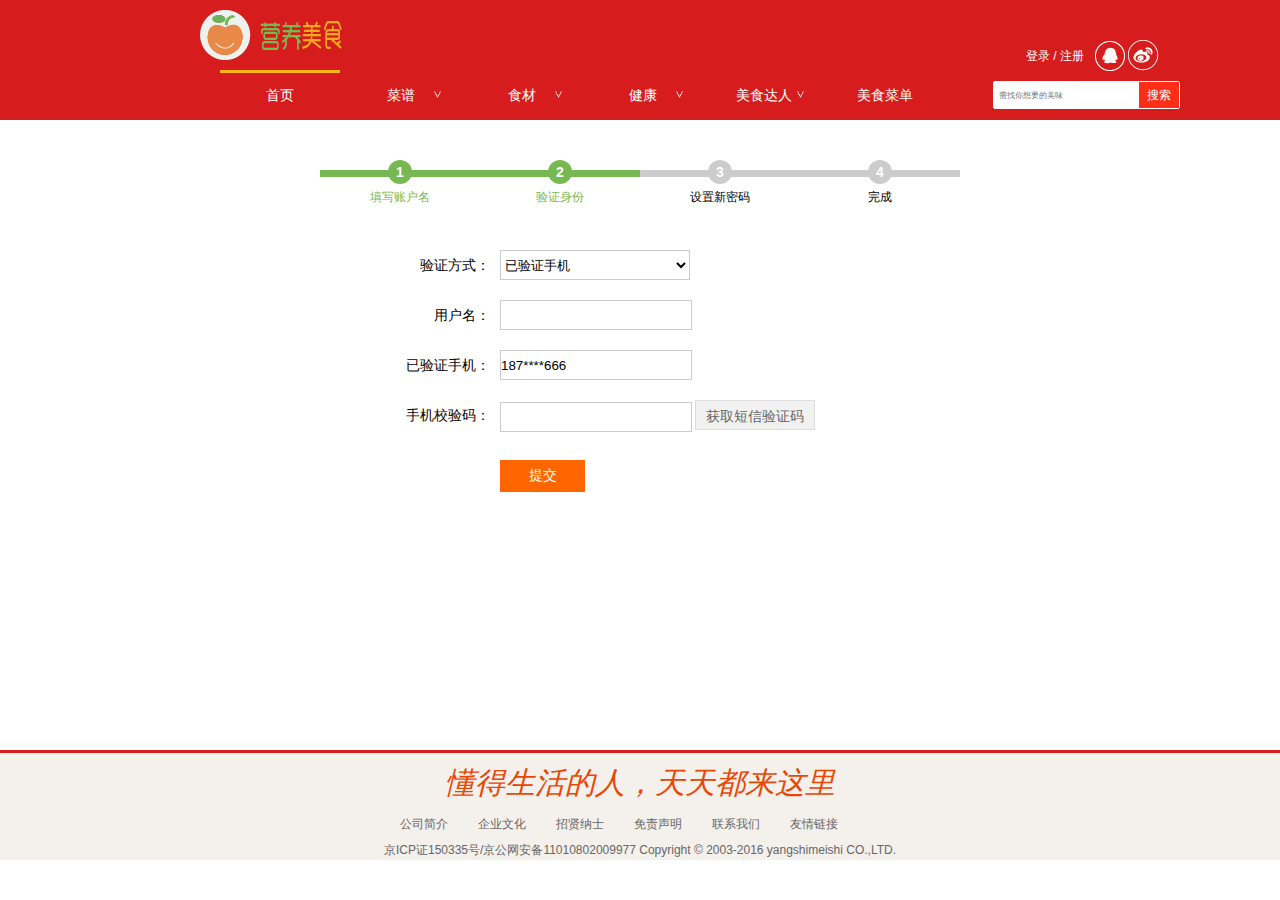
<file: forgetPwd2.html>
<!DOCTYPE html>
<html>
<head>
<meta charset="UTF-8">
<title>营养美食网-营养美食菜谱</title>

<link rel="stylesheet" href="css/index.css" type="text/css">
<script src="js/jquery.min.js"></script>
<script src="js/nav.js"></script>
<script>
$(function(){
    	$('#index_nav>ul>li').hover(function(){
			//document.title = $(this).position().left;
			var xx = $(this).position().left;
			$('.line').stop().animate({left:xx},'fast');	
		},function(){
			$('.line').stop().animate({left:0},'fast');
		});
});
</script>
</head>

<body>
	 <div id="index_navbg">
          	<div id="index_navtop" class="clear">
            <a href="index.html">
                <img src="images/logo.png">
            </a>
            <div class="nav_login">
            	<a href="logoin.html">
                	登录 / 注册
                </a>
            </div>
            <div class="nav_loginrt">
            	<a href="#">
            		<img src="images/loginqq01.png">
                </a>
                	<a href="#">
            		<img src="images/logoinsina01.png">
                </a>
            </div>
        </div>
<div id="index_nav">
	<ul class="nav-main">
    	<li class="line"></li>
        <li><a href="index.html" target="_blank">首页</a></li>
            <li id="li-1">
            <a href="caipu.html" target="_blank">菜谱</a>
            <span><img src="images/nav_icon.png" width="7" height="7"></span>
        </li>
		<li id="li-2">
        	<a href="shicai.html" target="_blank">食材</a>
            <span><img src="images/nav_icon.png" width="7" height="7"></span>
        </li>
		<li id="li-3">
        	<a href="jiankang.html" target="_blank">健康</a>
            <span><img src="images/nav_icon.png" width="7" height="7"></span>
        </li>
		<li id="li-4">
        	<a href="meishidaren.html" target="_blank">美食达人</a>
            <span><img src="images/nav_icon.png" width="7" height="7"></span>
        </li>
		<li>
        	<a href="meishicaidan.html" target="_blank">美食菜单</a
        ></li>
	</ul>
	<div id="nav_list-1" class="nav_hidden nav_hidden-index">
		<ul>
			<li>中华菜谱</li>
			<li>西式菜谱</li>
			<li>韩国料理</li>
            <li>日本料理</li>
		</ul>
	</div>
	<div id="nav_list-2" class="nav_hidden nav_hidden-us">
		<ul>
        	<li>肉类食材</li>
			<li>蔬菜食材</li>
			<li>水果食材</li>
		</ul>
	</div>
	<div id="nav_list-3" class="nav_hidden nav_hidden-info">
		<ul>
			<li>健康咨询</li>
			<li>健康新闻</li>
			<li>健康菜谱</li>
		</ul>
	</div>
    <div id="nav_list-4" class="nav_hidden nav_hidden-info nav_hidden-last">
		<ul>
			<li>热门达人</li>
			<li>推荐达人</li>
		</ul>
	</div>
</div>

    <div class="nav_iput">
	<input type="text" class="nav_input" placeholder="需找你想要的美味" onFocus="this.placeholder=''" onBlur="this.placeholder='需找你想要的美味'"> <button type="submit" name="sousuo">搜索</button></div>
</div>
</div>
   <!-- ---------------------------------以上是nav内容--------------------------->

  <div class="content">
   <div class="web-width" style="height:600px;">
     <div class="for-liucheng">
      <div class="liulist for-cur"></div>
      <div class="liulist for-cur"></div>
      <div class="liulist"></div>
      <div class="liulist"></div>
      <div class="liutextbox">
       <div class="liutext for-cur"><em>1</em><br /><strong>填写账户名</strong></div>
       <div class="liutext for-cur"><em>2</em><br /><strong>验证身份</strong></div>
       <div class="liutext"><em>3</em><br /><strong>设置新密码</strong></div>
       <div class="liutext"><em>4</em><br /><strong>完成</strong></div>
      </div>
     </div><!--for-liucheng/-->
     <form action="forgetPwd3.html" method="get" class="forget-pwd">
       <dl>
        <dt>验证方式：</dt>
        <dd>
         <select class="selyz">
          <option value="0">已验证手机</option>
         </select>
        </dd>
        <div class="clears"></div>
       </dl>
       <dl>
        <dt>用户名：</dt>
        <dd><input type="text" /></dd>
        <div class="clears"></div>
       </dl>
       <dl class="sel-yzsj">
        <dt>已验证手机：</dt>
        <dd><input type="text" value="187****666" readonly  /></dd>
        <div class="clears"></div>
       </dl>
        <dt>手机校验码：</dt>
        <dd><input type="text" /> <button>获取短信验证码</button></dd>
        <div class="clears"></div>
       </dl>
       <div class="subtijiao"><input type="submit" value="提交" /></div> 
      </form><!--forget-pwd/-->
   </div><!--web-width/-->
  </div><!--content/-->
  
  	
 	<div class="idx_btmbg clear">
    	<div class="idx_btm">
            <ul class="idx_btmnews">
                <li><em>懂得生活的人，天天都来这里</em></li>
            </ul>
            <ul class="idx_btmmain clear">
                <li><a href="#">公司简介</a></li>
                <li><a href="#">企业文化</a></li>
                <li><a href="#">招贤纳士</a></li>
                <li><a href="#">免责声明</a></li>
                <li><a href="#">联系我们</a></li>
                <li><a href="#">友情链接</a></li>
            </ul>
            <p>京ICP证150335号/京公网安备11010802009977 Copyright © 2003-2016 yangshimeishi CO.,LTD.</p>
       </div>
    </div>
  
</body>
</html>
</file>
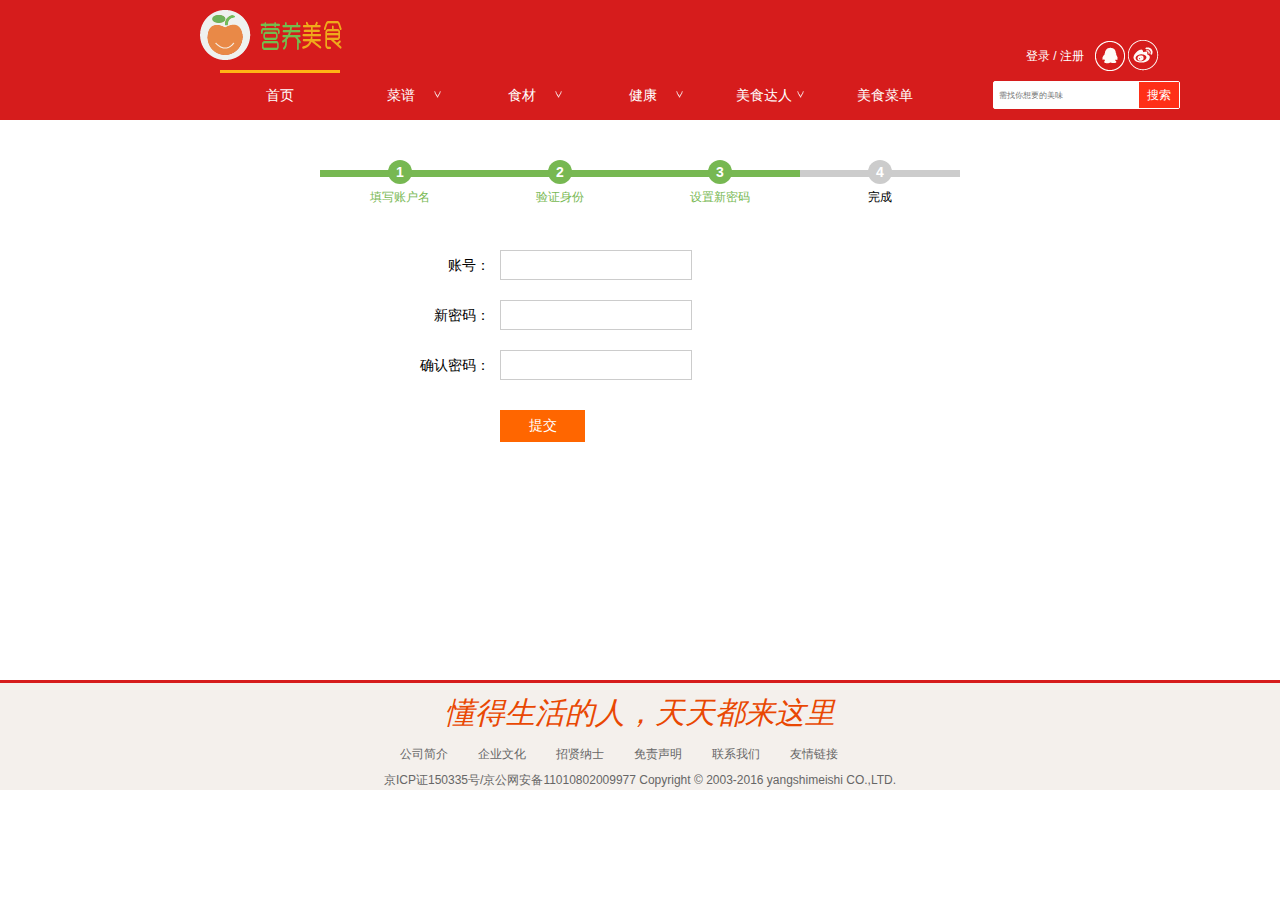
<file: forgetpwd3.html>
<!DOCTYPE html>
<html>
<head>
<meta charset="UTF-8">
<title>营养美食网-营养美食菜谱</title>

<link rel="stylesheet" href="css/index.css" type="text/css">
<script src="js/jquery.min.js"></script>
<script src="js/nav.js"></script>
<script>
$(function(){
    	$('#index_nav>ul>li').hover(function(){
			//document.title = $(this).position().left;
			var xx = $(this).position().left;
			$('.line').stop().animate({left:xx},'fast');	
		},function(){
			$('.line').stop().animate({left:0},'fast');
		});
});
</script>
</head>
<body>
 <div id="index_navbg">
      	<div id="index_navtop" class="clear">
            <a href="index.html">
                <img src="images/logo.png">
            </a>
            <div class="nav_login">
            	<a href="logoin.html">
                	登录 / 注册
                </a>
            </div>
            <div class="nav_loginrt">
            	<a href="#">
            		<img src="images/loginqq01.png">
                </a>
                	<a href="#">
            		<img src="images/logoinsina01.png">
                </a>
            </div>
        </div>
<div id="index_nav">
	<ul class="nav-main">
    	<li class="line"></li>
        <li><a href="index.html" target="_blank">首页</a></li>
            <li id="li-1">
            <a href="caipu.html" target="_blank">菜谱</a>
            <span><img src="images/nav_icon.png" width="7" height="7"></span>
        </li>
		<li id="li-2">
        	<a href="shicai.html" target="_blank">食材</a>
            <span><img src="images/nav_icon.png" width="7" height="7"></span>
        </li>
		<li id="li-3">
        	<a href="jiankang.html" target="_blank">健康</a>
            <span><img src="images/nav_icon.png" width="7" height="7"></span>
        </li>
		<li id="li-4">
        	<a href="meishidaren.html" target="_blank">美食达人</a>
            <span><img src="images/nav_icon.png" width="7" height="7"></span>
        </li>
		<li>
        	<a href="meishicaidan.html" target="_blank">美食菜单</a
        ></li>
	</ul>
	<div id="nav_list-1" class="nav_hidden nav_hidden-index">
		<ul>
			<li>中华菜谱</li>
			<li>西式菜谱</li>
			<li>韩国料理</li>
            <li>日本料理</li>
		</ul>
	</div>
	<div id="nav_list-2" class="nav_hidden nav_hidden-us">
		<ul>
        	<li>肉类食材</li>
			<li>蔬菜食材</li>
			<li>水果食材</li>
		</ul>
	</div>
	<div id="nav_list-3" class="nav_hidden nav_hidden-info">
		<ul>
			<li>健康咨询</li>
			<li>健康新闻</li>
			<li>健康菜谱</li>
		</ul>
	</div>
    <div id="nav_list-4" class="nav_hidden nav_hidden-info nav_hidden-last">
		<ul>
			<li>热门达人</li>
			<li>推荐达人</li>
		</ul>
	</div>
</div>

    <div class="nav_iput">
	<input type="text" class="nav_input" placeholder="需找你想要的美味" onFocus="this.placeholder=''" onBlur="this.placeholder='需找你想要的美味'"> <button type="submit" name="sousuo">搜索</button></div>
</div>
</div>
   <!-- ---------------------------------以上是nav内容--------------------------->
<div class="content">
   <div class="web-width" style="height:530px;">
     <div class="for-liucheng">
      <div class="liulist for-cur"></div>
      <div class="liulist for-cur"></div>
      <div class="liulist for-cur"></div>
      <div class="liulist"></div>
      <div class="liutextbox">
       <div class="liutext for-cur"><em>1</em><br /><strong>填写账户名</strong></div>
       <div class="liutext for-cur"><em>2</em><br /><strong>验证身份</strong></div>
       <div class="liutext for-cur"><em>3</em><br /><strong>设置新密码</strong></div>
       <div class="liutext"><em>4</em><br /><strong>完成</strong></div>
      </div>
     </div><!--for-liucheng/-->
     <form action="forgetPwd4.html" method="get" class="forget-pwd">
       <dl>
        <dt>账号：</dt>
        <dd><input type="text" /></dd>
        <div class="clears"></div>
       </dl> 
       <dl>
        <dt>新密码：</dt>
        <dd><input type="password" /></dd>
        <div class="clears"></div>
       </dl> 
       <dl>
        <dt>确认密码：</dt>
        <dd><input type="password" /></dd>
        <div class="clears"></div>
       </dl> 
       <div class="subtijiao"><input type="submit" value="提交" /></div> 
      </form><!--forget-pwd/-->
   </div><!--web-width/-->
  </div><!--content/-->
 <!-- ---------------------------------以上是菜谱内容--------------------------->
	
 	<div class="idx_btmbg clear">
    	<div class="idx_btm">
            <ul class="idx_btmnews">
                <li><em>懂得生活的人，天天都来这里</em></li>
            </ul>
            <ul class="idx_btmmain clear">
                <li><a href="#">公司简介</a></li>
                <li><a href="#">企业文化</a></li>
                <li><a href="#">招贤纳士</a></li>
                <li><a href="#">免责声明</a></li>
                <li><a href="#">联系我们</a></li>
                <li><a href="#">友情链接</a></li>
            </ul>
            <p>京ICP证150335号/京公网安备11010802009977 Copyright © 2003-2016 yangshimeishi CO.,LTD.</p>
       </div>
    </div>
</body>

</html>
</file>
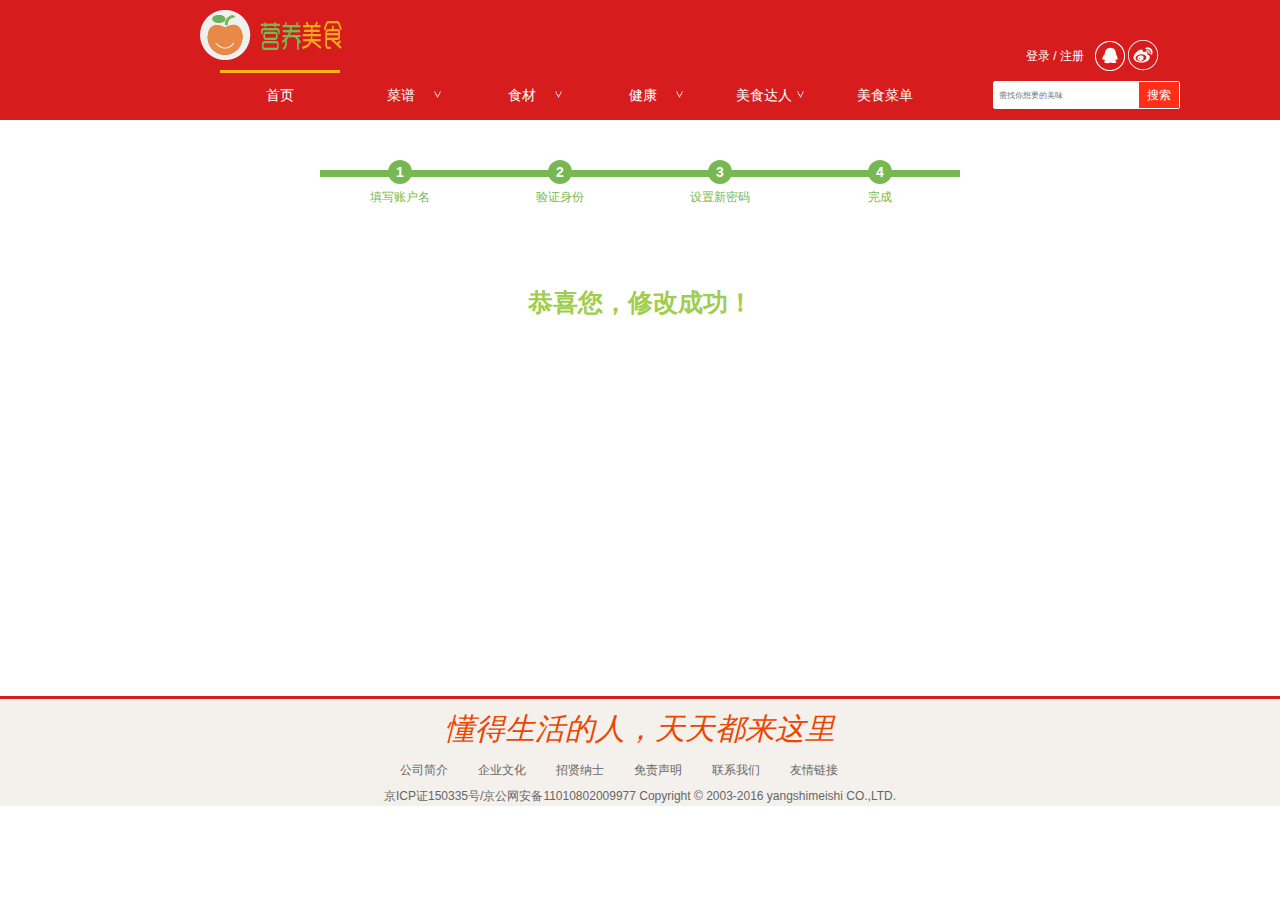
<file: forgetpwd4.html>
<!DOCTYPE html>
<html>
<head>
<meta charset="UTF-8">
<title>营养美食网-营养美食菜谱</title>

<link rel="stylesheet" href="css/index.css" type="text/css">
<script src="js/jquery.min.js"></script>
<script src="js/nav.js"></script>
<script>
$(function(){
    	$('#index_nav>ul>li').hover(function(){
			//document.title = $(this).position().left;
			var xx = $(this).position().left;
			$('.line').stop().animate({left:xx},'fast');	
		},function(){
			$('.line').stop().animate({left:0},'fast');
		});
});
</script>
</head>
<body>
 <div id="index_navbg">
      	<div id="index_navtop" class="clear">
            <a href="index.html">
                <img src="images/logo.png">
            </a>
            <div class="nav_login">
            	<a href="logoin.html">
                	登录 / 注册
                </a>
            </div>
            <div class="nav_loginrt">
            	<a href="#">
            		<img src="images/loginqq01.png">
                </a>
                	<a href="#">
            		<img src="images/logoinsina01.png">
                </a>
            </div>
        </div>
<div id="index_nav">
	<ul class="nav-main">
    	<li class="line"></li>
        <li><a href="index.html" target="_blank">首页</a></li>
            <li id="li-1">
            <a href="caipu.html" target="_blank">菜谱</a>
            <span><img src="images/nav_icon.png" width="7" height="7"></span>
        </li>
		<li id="li-2">
        	<a href="shicai.html" target="_blank">食材</a>
            <span><img src="images/nav_icon.png" width="7" height="7"></span>
        </li>
		<li id="li-3">
        	<a href="jiankang.html" target="_blank">健康</a>
            <span><img src="images/nav_icon.png" width="7" height="7"></span>
        </li>
		<li id="li-4">
        	<a href="meishidaren.html" target="_blank">美食达人</a>
            <span><img src="images/nav_icon.png" width="7" height="7"></span>
        </li>
		<li>
        	<a href="meishicaidan.html" target="_blank">美食菜单</a
        ></li>
	</ul>
	<div id="nav_list-1" class="nav_hidden nav_hidden-index">
		<ul>
			<li>中华菜谱</li>
			<li>西式菜谱</li>
			<li>韩国料理</li>
            <li>日本料理</li>
		</ul>
	</div>
	<div id="nav_list-2" class="nav_hidden nav_hidden-us">
		<ul>
        	<li>肉类食材</li>
			<li>蔬菜食材</li>
			<li>水果食材</li>
		</ul>
	</div>
	<div id="nav_list-3" class="nav_hidden nav_hidden-info">
		<ul>
			<li>健康咨询</li>
			<li>健康新闻</li>
			<li>健康菜谱</li>
		</ul>
	</div>
    <div id="nav_list-4" class="nav_hidden nav_hidden-info nav_hidden-last">
		<ul>
			<li>热门达人</li>
			<li>推荐达人</li>
		</ul>
	</div>
</div>

    <div class="nav_iput">
	<input type="text" class="nav_input" placeholder="需找你想要的美味" onFocus="this.placeholder=''" onBlur="this.placeholder='需找你想要的美味'"> <button type="submit" name="sousuo">搜索</button></div>
</div>
</div>
   <!-- ---------------------------------以上是nav内容--------------------------->
  
 <div class="content" style="height:546px;">
     <div class="for-liucheng">
      <div class="liulist for-cur"></div>
      <div class="liulist for-cur"></div>
      <div class="liulist for-cur"></div>
      <div class="liulist for-cur"></div>
      <div class="liutextbox">
       <div class="liutext for-cur"><em>1</em><br /><strong>填写账户名</strong></div>
       <div class="liutext for-cur"><em>2</em><br /><strong>验证身份</strong></div>
       <div class="liutext for-cur"><em>3</em><br /><strong>设置新密码</strong></div>
       <div class="liutext for-cur"><em>4</em><br /><strong>完成</strong></div>
      </div>
     </div><!--for-liucheng/-->
      <div class="successs">
       <h3>恭喜您，修改成功！</h3>
      </div>
   </div><!--web-width/-->
  </div><!--content/-->

 <!-- ---------------------------------以上是忘记密码内容--------------------------->
	
 	<div class="idx_btmbg clear">
    	<div class="idx_btm">
            <ul class="idx_btmnews">
                <li><em>懂得生活的人，天天都来这里</em></li>
            </ul>
            <ul class="idx_btmmain clear">
                <li><a href="#">公司简介</a></li>
                <li><a href="#">企业文化</a></li>
                <li><a href="#">招贤纳士</a></li>
                <li><a href="#">免责声明</a></li>
                <li><a href="#">联系我们</a></li>
                <li><a href="#">友情链接</a></li>
            </ul>
            <p>京ICP证150335号/京公网安备11010802009977 Copyright © 2003-2016 yangshimeishi CO.,LTD.</p>
       </div>
    </div>
</body>

</html>
</file>
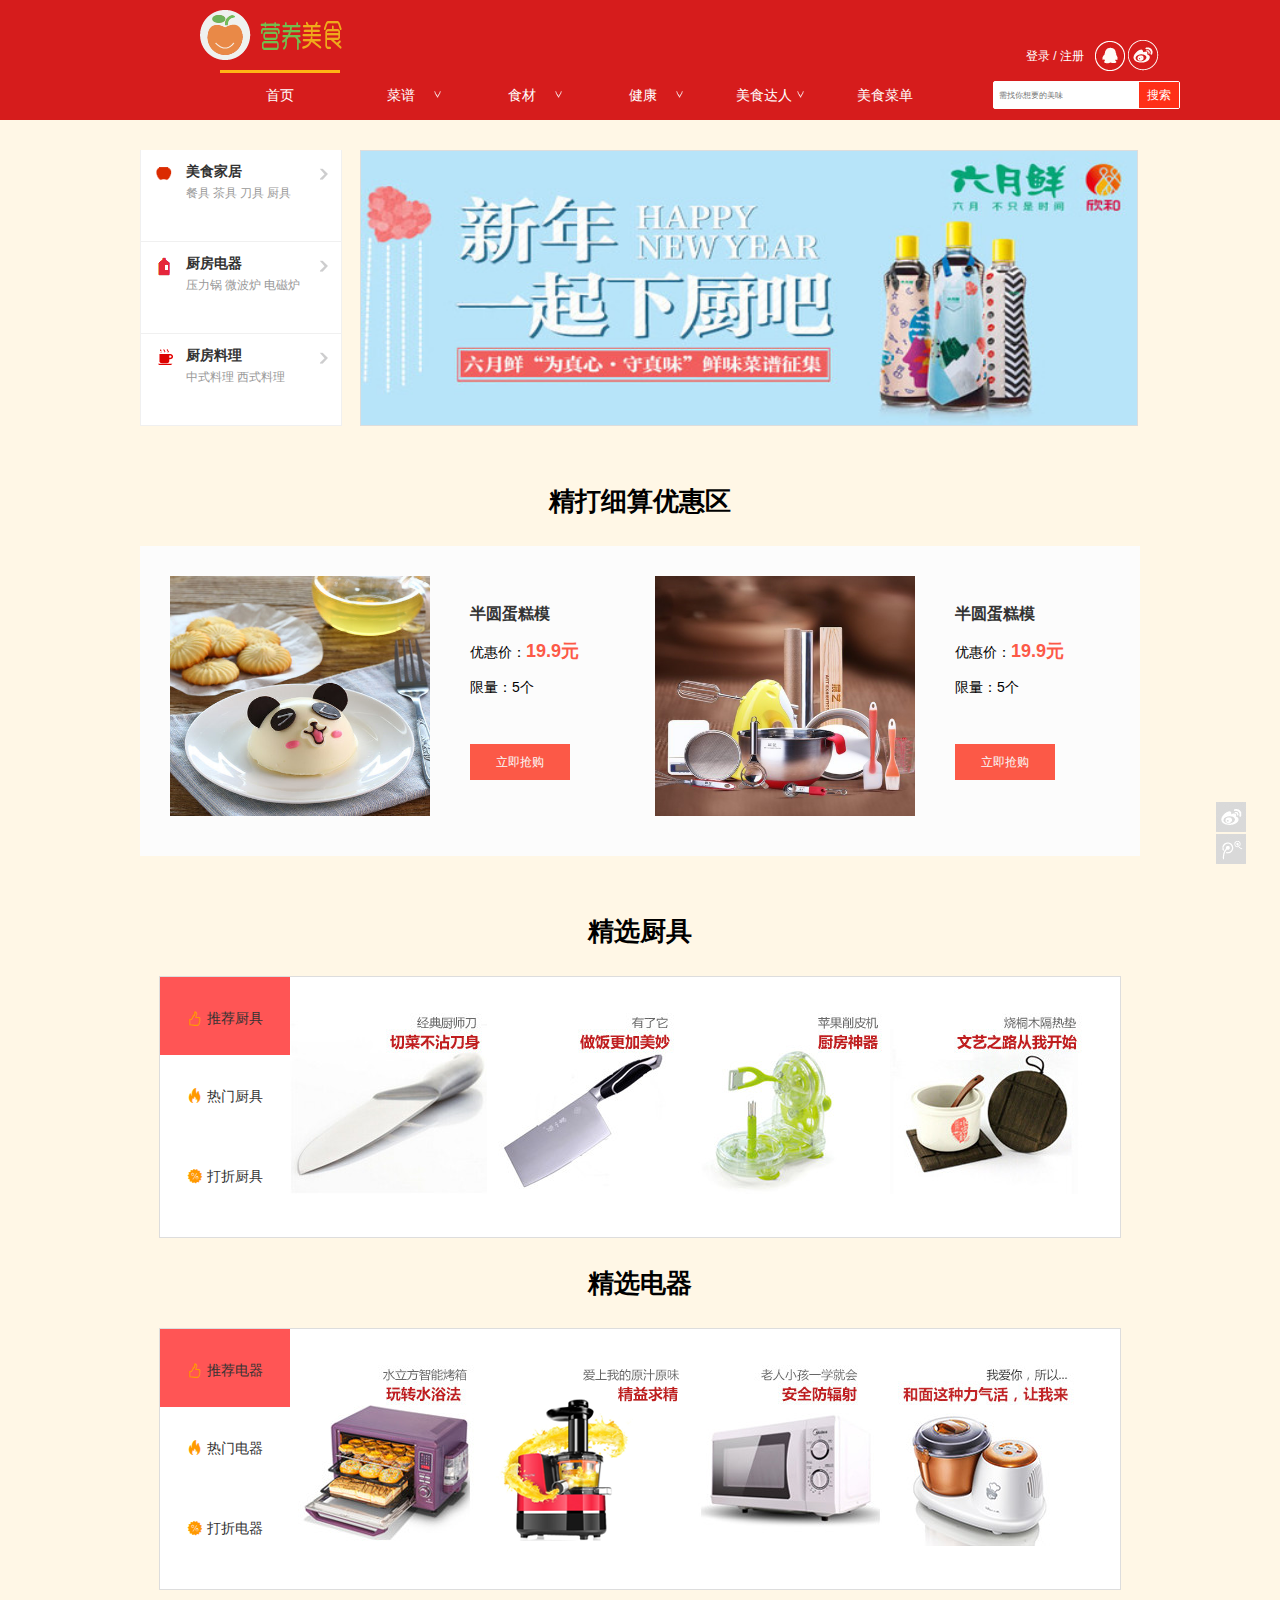
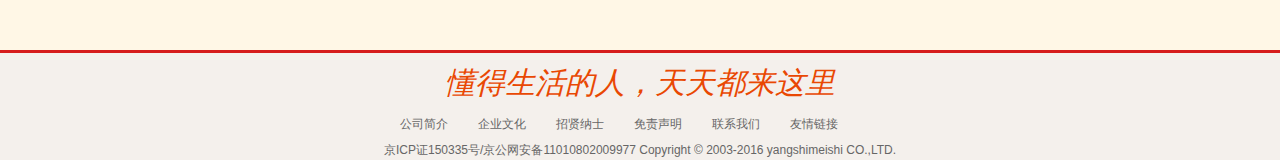
<file: jiajucheng.html>
<!DOCTYPE html>
<html>
<head>
<meta charset="UTF-8">
<title>营养美食网-营养美食家居城</title>

<link rel="stylesheet" href="css/index.css" type="text/css">
<link rel="stylesheet" href="font/iconfont.css" type="text/css">
<script src="js/jquery.min.js"></script>
<script src="js/jquery.SuperSlide.2.1.1.js"></script>
<script src="js/nav.js"></script>
<script>
$(function(){
    	$('#index_nav>ul>li').hover(function(){
			//document.title = $(this).position().left;
			var xx = $(this).position().left;
			$('.line').stop().animate({left:xx},'fast');	
		},function(){
			$('.line').stop().animate({left:0},'fast');
		});
});
</script>
</head>
<body>
<div id="index_navbg">
     	<div id="index_navtop" class="clear">
            <a href="index.html">
                <img src="images/logo.png">
            </a>
            <div class="nav_login">
            	<a href="logoin.html">
                	登录 / 注册
                </a>
            </div>
            <div class="nav_loginrt">
            	<a href="#">
            		<img src="images/loginqq01.png">
                </a>
                	<a href="#">
            		<img src="images/logoinsina01.png">
                </a>
            </div>
        </div>
    <div id="index_nav">
        <ul class="nav-main">
            <li class="line"></li>
            <li><a href="index.html" target="_blank">首页</a></li>
                <li id="li-1">
                <a href="caipu.html" target="_blank">菜谱</a>
                <span><img src="images/nav_icon.png" width="7" height="7"></span>
            </li>
            <li id="li-2">
                <a href="shicai.html" target="_blank">食材</a>
                <span><img src="images/nav_icon.png" width="7" height="7"></span>
            </li>
            <li id="li-3">
                <a href="jiankang.html" target="_blank">健康</a>
                <span><img src="images/nav_icon.png" width="7" height="7"></span>
            </li>
            <li id="li-4">
                <a href="meishidaren.html" target="_blank">美食达人</a>
                <span><img src="images/nav_icon.png" width="7" height="7"></span>
            </li>
            <li>
                <a href="meishicaidan.html" target="_blank">美食菜单</a
            ></li>
        </ul>
        <div id="nav_list-1" class="nav_hidden nav_hidden-index">
            <ul>
                <li>中华菜谱</li>
                <li>西式菜谱</li>
                <li>韩国料理</li>
                <li>日本料理</li>
            </ul>
        </div>
        <div id="nav_list-2" class="nav_hidden nav_hidden-us">
            <ul>
                <li>肉类食材</li>
                <li>蔬菜食材</li>
                <li>水果食材</li>
            </ul>
        </div>
        <div id="nav_list-3" class="nav_hidden nav_hidden-info">
            <ul>
                <li>健康咨询</li>
                <li>健康新闻</li>
                <li>健康菜谱</li>
            </ul>
        </div>
        <div id="nav_list-4" class="nav_hidden nav_hidden-info nav_hidden-last">
            <ul>
                <li>热门达人</li>
                <li>推荐达人</li>
            </ul>
        </div>
    </div>

        <div class="nav_iput">
        <input type="text" class="nav_input" placeholder="需找你想要的美味" onFocus="this.placeholder=''" onBlur="this.placeholder='需找你想要的美味'"> <button type="submit" name="sousuo">搜索</button></div>
    </div>
</div>
   <!-- ---------------------------------以上是nav内容--------------------------->
   <div class="jjc_bg clear">
       <div class="jjc_topbg clear">
        <div class="jjc_top" id="allCategoryHeader">
        <div class="jjc_top_out" id="allCategoryHeaderBox">
        <b class="a_navbg" style="top: 0px; visibility: hidden;"><s></s></b>
        <dl flag="0">
        <dt>
            <s class="l_1"></s>
            <h3>
                <a href="#" target="_blank">美食家居</a>
            </h3>
            <p>
                <a href="#" target="_blank">餐具</a>
                <a href="#" target="_blank">茶具</a>
                <a href="#" target="_blank">刀具</a>
                <a href="#" target="_blank">厨具</a>
            </p>
            <i></i>
            </dt>
        <dd style="display: none;">
        <div class="jjc_toplist">
        <div class="sort2">
            <a href="#" style="color:#cc0000;" target="_blank">模具</a>
            <a href="#"  target="_blank">杯子</a>
            <a href="#" style="color:#cc0000;" target="_blank">锅</a>
            <a href="#"  target="_blank">碗</a>
            <a href="#"  target="_blank">水壶</a>
            <a href="#"  target="_blank">筷子</a>
            <a href="#"  target="_blank">勺子</a>
            <a href="#"  target="_blank">碟子</a>
        </div>
        </div>
        </dd>
        </dl>
         <dl flag="1">
            <dt>
                <s class="l_2"></s>
                <h3>
                <a href="#" target="_blank">厨房电器</a>
                                </h3>
                <p>
                <a href="#" target="_blank">压力锅</a>
                <a href="#" target="_blank">微波炉</a>
                <a href="#" target="_blank">电磁炉</a>
                </p>
                <i></i>
            </dt>
            <dd style="display: none;">
                <div class="jjc_toplist">
                    <div class="sort2">
                        <a href="#" style="color:#cc0000;" target="_blank">烤箱</a>
                        <a href="#"  target="_blank">面包机</a>
                        <a href="#"  target="_blank">洗碗机</a>
                        <a href="#"  target="_blank">料理机</a>
                        <a href="#"  target="_blank">豆浆机</a>
                        <a href="#"  target="_blank">电饼锅</a>
                        <a href="#"  target="_blank">电压力锅</a>
                        <a href="#"  target="_blank">榨汁机</a>
                    </div>
                </div>
            </dd>
        </dl>
            <dl flag="2">
            <dt>
                <s class="l_3"></s>
                <h3>
                    <a href="#" target="_blank">厨房料理</a>
                </h3>
                <p>
                    <a href="#" target="_blank">中式料理</a>
                    <a href="#" target="_blank">西式料理</a>
                </p>
                <i></i>
            </dt>
            <dd style="display: none;">
                <div class="jjc_toplist">
                    <div class="sort2">
                        <a href="#" style="color:#cc0000;" target="_blank">调料</a>
                        <a href="#"  target="_blank">火锅底料</a>
                        <a href="#"  target="_blank">番茄酱</a>
                        <a href="#"  target="_blank">辣椒酱</a>
                        <a href="#"  target="_blank">咖喱</a>
                        <a href="#"  target="_blank">酱油</a>
                        <a href="#"  target="_blank">醋</a>
                        <a href="#"  target="_blank">味精</a>
                    </div>
                </div>
            </dd>
        </dl>
        <div class="clear"></div>
        </div>
        </div>
           	<div id="jjc_banner" class="jjc_banner">
			<div class="hd">
				<ul><li></li><li></li></ul>
			</div>
			<div class="bd">
				<ul>
					<li><a href="#" target="_blank"><img src="images/jjc_banner.jpg" /></a></li>
					<li><a href="#" target="_blank"><img src="images/jjc_banner02.jpg" /></a></li>
				</ul>
			</div>
		</div>

			<script type="text/javascript">
            jQuery(".jjc_banner").slide({mainCell:".bd ul",autoPlay:true});
            </script>
       </div>
       <div class="jjc_youhui clear">
       		<h3>精打细算优惠区</h3>
            <div class="jjc_youhuilist" style="margin-left:30px;">
            	<a href="#">
            		<img src="images/jjc_01.jpg">
                </a>
                <h5>
                	<a href="#">半圆蛋糕模</a>
                </h5>
                <p>优惠价：<span>19.9元</span></p>
                <p>限量：5个</p>
                <div class="jjc_qg">
                	<a href="#">立即抢购</a>
                </div>
            </div>
            <div class="jjc_youhuilist" style="margin-left:5px;">
            	<a href="#">
            		<img src="images/jjc_02.jpg">
                </a>
                <h5>
                	<a href="#">半圆蛋糕模</a>
                </h5>
                <p>优惠价：<span>19.9元</span></p>
                <p>限量：5个</p>
                <div class="jjc_qg">
                	<a href="#">立即抢购</a>
                </div>
            </div>
       </div>
       
        <!-- ---------------------------------以上是优惠内容--------------------------->
        <div class="jjc_mid"> 
        	<h3>精选厨具</h3>
            <div class="jjc_midlist clear">
			<div class="hd">
				<ul>
                    <li><a href="#"><span class="iconfont">&#xe773;</span>&nbsp;推荐厨具</a></li>
                    <li><a href="#"><span class="iconfont">&#xe6ac;</span>&nbsp;热门厨具</a></li>
                    <li><a href="#"><span class="iconfont">&#xf0010;</span>&nbsp;打折厨具</a></li>
                </ul>
			</div>
			<div class="bd clear">
				<ul class="clear">
					<li><a href="#" target="_blank"><img src="images/jjc_03.jpg"></a></li>
					<li><a href="#" target="_blank"><img src="images/jjc_04.jpg"></a></li>
					<li><a href="#" target="_blank"><img src="images/jjc_05.jpg"></a></li>
					<li><a href="#" target="_blank"><img src="images/jjc_06.jpg"></a></li>
				</ul>
				<ul>
					<li><a href="#" target="_blank"><img src="images/jjc_07.jpg"></a></li>
					<li><a href="#" target="_blank"><img src="images/jjc_08.jpg"></a></li>
					<li><a href="#" target="_blank"><img src="images/jjc_09.jpg"></a></li>
					<li><a href="#" target="_blank"><img src="images/jjc_10.jpg"></a></li>
				</ul>
				<ul>
					<li><a href="#" target="_blank"><img src="images/jjc_11.jpg"></a></li>
					<li><a href="#" target="_blank"><img src="images/jjc_12.jpg"></a></li>
					<li><a href="#" target="_blank"><img src="images/jjc_13.jpg"></a></li>
					<li><a href="#" target="_blank"><img src="images/jjc_14.jpg"></a></li>
				</ul>
			</div>
		</div>
        <h3>精选电器</h3>
            <div class="jjc_midlist clear">
			<div class="hd">
				<ul>
                    <li><a href="#"><span class="iconfont">&#xe773;</span>&nbsp;推荐电器</a></li>
                    <li><a href="#"><span class="iconfont">&#xe6ac;</span>&nbsp;热门电器</a></li>
                    <li><a href="#"><span class="iconfont">&#xf0010;</span>&nbsp;打折电器</a></li>
                </ul>
			</div>
			<div class="bd clear">
				<ul class="clear">
					<li><a href="#" target="_blank"><img src="images/jjc_dq01.jpg"></a></li>
					<li><a href="#" target="_blank"><img src="images/jjc_dq02.png"></a></li>
					<li><a href="#" target="_blank"><img src="images/jjc_dq03.jpg"></a></li>
					<li><a href="#" target="_blank"><img src="images/jjc_dq04.jpg"></a></li>
				</ul>
				<ul>
					<li><a href="#" target="_blank"><img src="images/jjc_dq05.png"></a></li>
					<li><a href="#" target="_blank"><img src="images/jjc_dq06.png"></a></li>
					<li><a href="#" target="_blank"><img src="images/jjc_dq07.png"></a></li>
					<li><a href="#" target="_blank"><img src="images/jjc_dq08.png"></a></li>
				</ul>
				<ul>
					<li><a href="#" target="_blank"><img src="images/jjc_dq09.jpg"></a></li>
					<li><a href="#" target="_blank"><img src="images/jjc_dq10.jpg"></a></li>
					<li><a href="#" target="_blank"><img src="images/jjc_dq11.png"></a></li>
					<li><a href="#" target="_blank"><img src="images/jjc_dq12.jpg"></a></li>
				</ul>
			</div>
		</div>
    </div>   
 	<div class="idx_btmbg clear">
    	<div class="idx_btm">
            <ul class="idx_btmnews">
                <li><em>懂得生活的人，天天都来这里</em></li>
            </ul>
            <ul class="idx_btmmain clear">
                <li><a href="#">公司简介</a></li>
                <li><a href="#">企业文化</a></li>
                <li><a href="#">招贤纳士</a></li>
                <li><a href="#">免责声明</a></li>
                <li><a href="#">联系我们</a></li>
                <li><a href="#">友情链接</a></li>
            </ul>
            <p>京ICP证150335号/京公网安备11010802009977 Copyright © 2003-2016 yangshimeishi CO.,LTD.</p>
       </div>
    </div>
    <!-- ---------------------------------以上是版权内容--------------------------->
<div id="share">
<a id="totop" title=""></a>
<a href="#" target="_blank" class="sina"></a>
<a href="#"  target="_blank" class="tencent"></a>
</div>
<!-- ---------------------------------以上是GOTOP内容--------------------------->
</body>
    <script type="text/javascript">
	$(function(){
	$('#allCategoryHeaderBox dl').each(function(){

	$(this).hover(
	function(){
	//
	$(this).addClass('curr');
	$(this).find('dd').show();
	$('#allCategoryHeaderBox .a_navbg').css({'top': ($(this).attr('flag') * 93) + 'px', 'visibility': 'visible'});
	},
	function(){
	//
	$(this).removeClass('curr');
	$(this).find('dd').hide();
	$('#allCategoryHeaderBox .a_navbg').css({'top':  '0px', 'visibility': 'hidden'});
	}
	);
	});
	});
	</script>
    <script type="text/javascript">jQuery(".jjc_midlist").slide({effect:"fade"});
 </script>
 <script>
$(function(){
        $("#totop").hide();
        $(function () {
            $(window).scroll(function(){
                if ($(window).scrollTop()>100){
                    $("#totop").fadeIn();
                }
                else
                {
                    $("#totop").fadeOut();
                }
            });
            $("#totop").click(function(){
                $('body,html').animate({scrollTop:0},500);
                return false;
            });
        });
    }); 
</script>
</html>
</file>
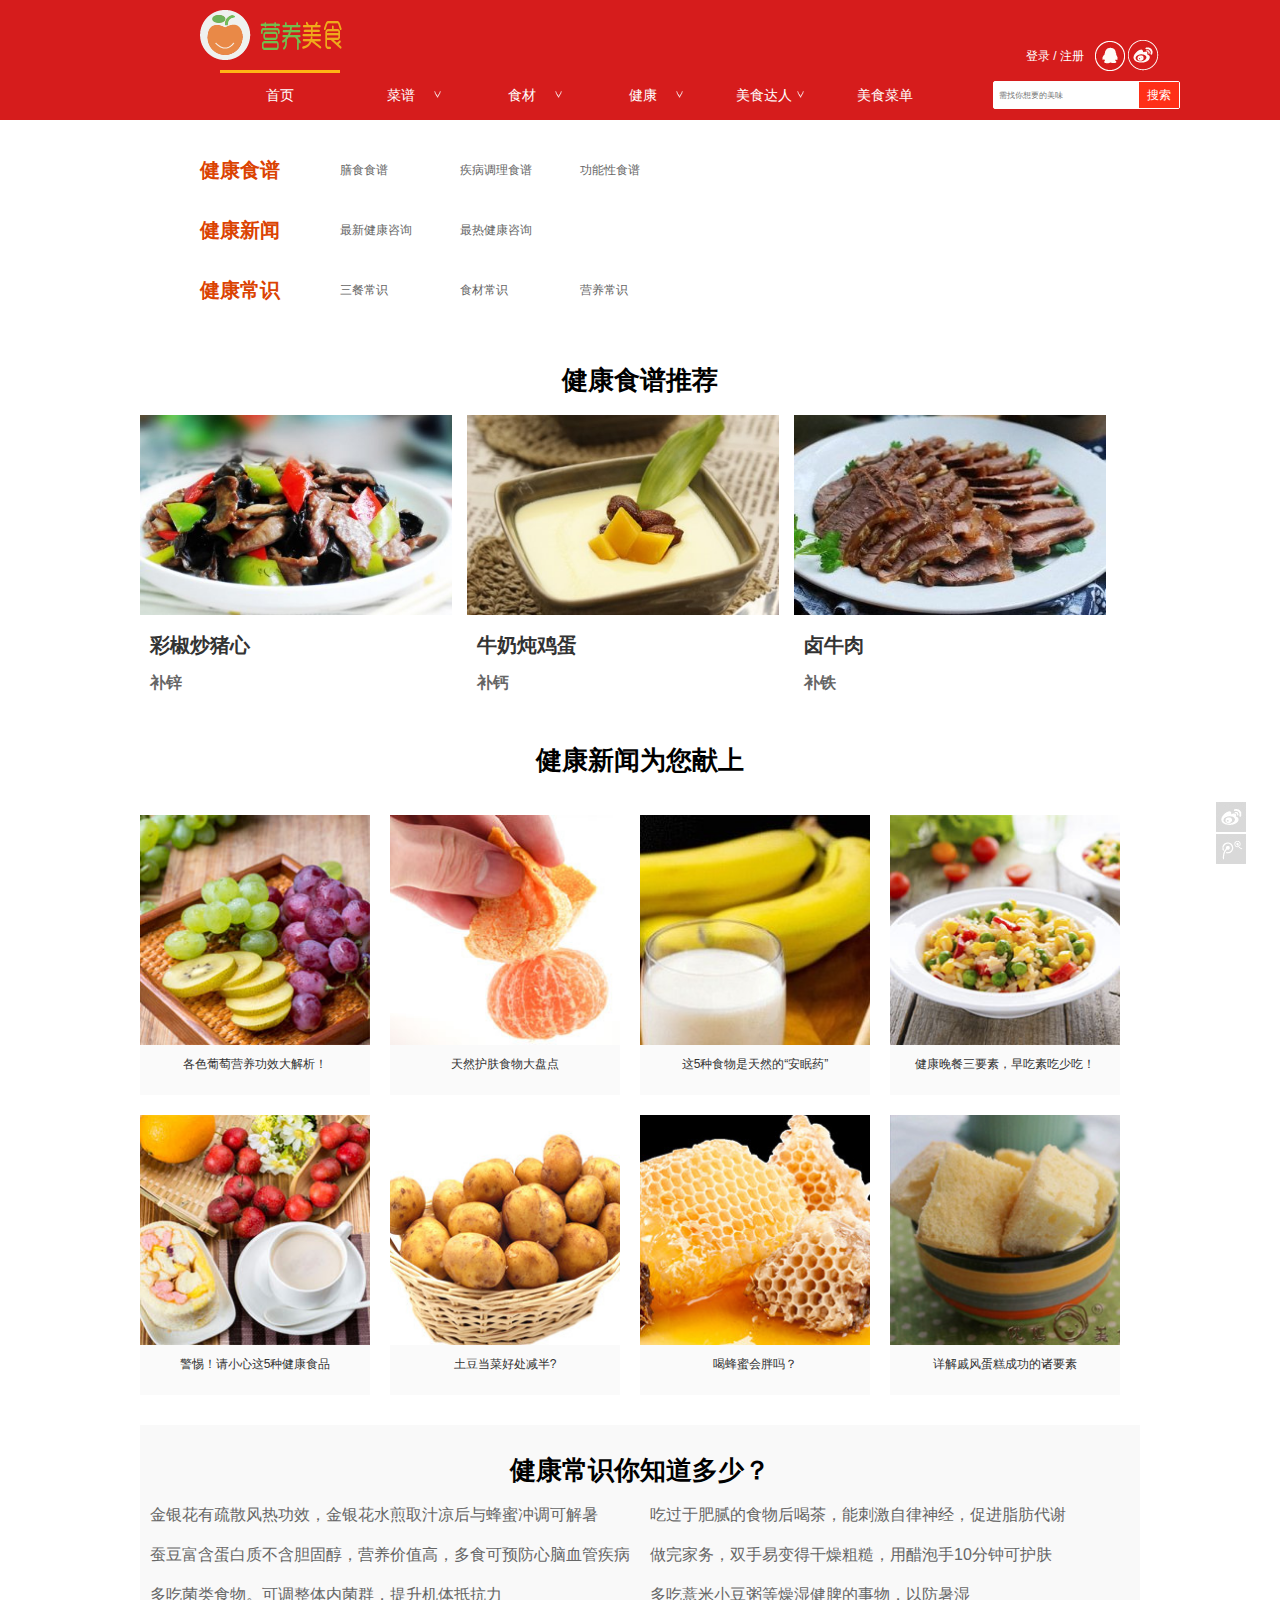
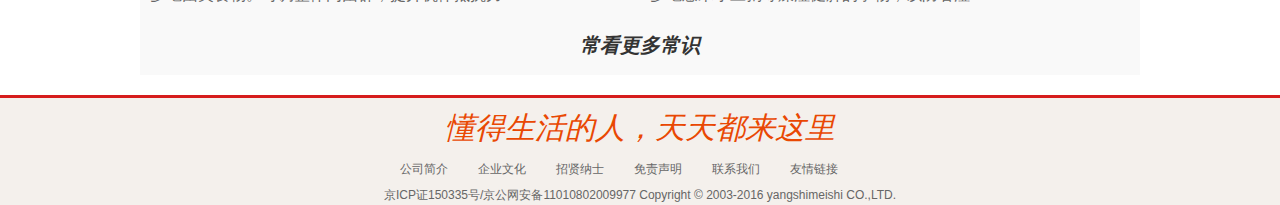
<file: jiankang.html>
<!DOCTYPE html>
<html>
<head>
<meta charset="UTF-8">
<title>营养美食网-营养美食健康</title>
<link rel="stylesheet" href="css/index.css" type="text/css">
<link href="css/animate.css" rel="stylesheet">
<script src="js/jquery.min.js"></script>
<script src="js/idx_topbanner.asp"></script>
<script src="js/nav.js"></script>
<script>
$(function(){
    	$('#index_nav>ul>li').hover(function(){
			//document.title = $(this).position().left;
			var xx = $(this).position().left;
			$('.line').stop().animate({left:xx},'fast');	
		},function(){
			$('.line').stop().animate({left:0},'fast');
		});
});
</script>
<script src="js/wow.min.js"></script>
<script>
	new WOW().init();
</script>
<script src="js/jquery.easing.1.3.js"></script>

</head>
<body>
<div id="index_navbg">
	     	<div id="index_navtop" class="clear">
            <a href="index.html">
                <img src="images/logo.png">
            </a>
            <div class="nav_login">
            	<a href="logoin.html">
                	登录 / 注册
                </a>
            </div>
            <div class="nav_loginrt">
            	<a href="#">
            		<img src="images/loginqq01.png">
                </a>
                	<a href="#">
            		<img src="images/logoinsina01.png">
                </a>
            </div>
        </div>
    <div id="index_nav">
        <ul class="nav-main">
            <li class="line"></li>
            <li><a href="index.html" target="_blank">首页</a></li>
                <li id="li-1">
                <a href="caipu.html" target="_blank">菜谱</a>
                <span><img src="images/nav_icon.png" width="7" height="7"></span>
            </li>
            <li id="li-2">
                <a href="shicai.html" target="_blank">食材</a>
                <span><img src="images/nav_icon.png" width="7" height="7"></span>
            </li>
            <li id="li-3">
                <a href="jiankang.html" target="_blank">健康</a>
                <span><img src="images/nav_icon.png" width="7" height="7"></span>
            </li>
            <li id="li-4">
                <a href="meishidaren.html" target="_blank">美食达人</a>
                <span><img src="images/nav_icon.png" width="7" height="7"></span>
            </li>
            <li>
                <a href="meishicaidan.html" target="_blank">美食菜单</a
            ></li>
        </ul>
        <div id="nav_list-1" class="nav_hidden nav_hidden-index">
            <ul>
                <li>中华菜谱</li>
                <li>西式菜谱</li>
                <li>韩国料理</li>
                <li>日本料理</li>
            </ul>
        </div>
        <div id="nav_list-2" class="nav_hidden nav_hidden-us">
            <ul>
                <li>肉类食材</li>
                <li>蔬菜食材</li>
                <li>水果食材</li>
            </ul>
        </div>
        <div id="nav_list-3" class="nav_hidden nav_hidden-info">
            <ul>
                <li>健康咨询</li>
                <li>健康新闻</li>
                <li>健康菜谱</li>
            </ul>
        </div>
        <div id="nav_list-4" class="nav_hidden nav_hidden-info nav_hidden-last">
            <ul>
                <li>热门达人</li>
                <li>推荐达人</li>
            </ul>
        </div>
    </div>

        <div class="nav_iput">
        <input type="text" class="nav_input" placeholder="需找你想要的美味" onFocus="this.placeholder=''" onBlur="this.placeholder='需找你想要的美味'"> <button type="submit" name="sousuo">搜索</button></div>
    </div>
</div>

 	   <!-- ---------------------------------以上是nav内容--------------------------->
    <div class="jk_nav clear">
    	<h2 class="fl">健康食谱</h2>
        <ul class=" fl jk_navlist">
        	<li>
            	<a href="#">膳食食谱</a>
            </li>
            <li>
            	<a href="#">疾病调理食谱</a>
            </li>
            <li>
            	<a href="#">功能性食谱</a>
            </li>
        </ul>
        <h2 class="fl">健康新闻</h2>
        <ul class=" fl jk_navlist">
        	<li>
            	<a href="#">最新健康咨询</a>
            </li>
            <li>
            	<a href="#">最热健康咨询</a>
            </li>
        </ul>
        <h2 class="fl">健康常识</h2>
        <ul class=" fl jk_navlist">
        	<li>
            	<a href="#">三餐常识</a>
            </li>
            <li>
            	<a href="#">食材常识</a>
            </li>
            <li>
            	<a href="#">营养常识</a>
            </li>
        </ul>
	</div>
  <!-- ---------------------------------以上是导航内容--------------------------->
  
  <div class="jk_main clear">
  	<h3>健康食谱推荐</h3>
    <ul class="jk_mainlist wow fadeIn animated" data-wow-delay="0.3s">
    	<li>
        	<a href="#">
        		<img src="images/jk_jk01.jpg">
            </a>
            <h3><a href="#">彩椒炒猪心</a></h3>
            <h5><a href="#">补锌</a></h5>
        </li>
        <li>
        	<a href="#">
        		<img src="images/jk_02.jpg">
            </a>
            <h3><a href="#">牛奶炖鸡蛋</a></h3>
            <h5><a href="#">补钙</a></h5>
        </li>
        <li>
        	<a href="#">
        		<img src="images/jk_03.jpg">
            </a>
            <h3><a href="#">卤牛肉</a></h3>
            <h5><a href="#">补铁</a></h5>
        </li>
    </ul>
  </div>
   <!-- ---------------------------------以上是健康食谱推荐内容--------------------------->
   
   <div class="jk_news clear">
   		<h3>健康新闻为您献上</h3>
        <ul class="jk_newslist wow fadeIn animated" data-wow-delay="0.5s">
        	<li>
            	<a href="#">
            		<img src="images/jk_news01.jpg">
                </a>
                <p><a href="#">各色葡萄营养功效大解析！</a></p>
            </li>
            <li>
            	<a href="#">
            		<img src="images/jk_news02.jpg">
                </a>
                <p><a href="#">天然护肤食物大盘点</a></p>
            </li>
            <li>
            	<a href="#">
            		<img src="images/jk_news03.jpg">
                </a>
                <p><a href="#">这5种食物是天然的“安眠药”</a></p>
            </li>
            <li>
            	<a href="#">
            		<img src="images/jk_news04.jpg">
                </a>
                <p><a href="#">健康晚餐三要素，早吃素吃少吃！</a></p>
            </li>
            <li>
            	<a href="#">
            		<img src="images/jk_news05.jpg">
                </a>
                <p><a href="#">警惕！请小心这5种健康食品</a></p>
            </li>
            <li>
            	<a href="#">
            		<img src="images/jk_news06.jpg">
                </a>
                <p><a href="#">土豆当菜好处减半?</a></p>
            </li>
            <li>
            	<a href="#">
            		<img src="images/jk_news07.jpg">
                </a>
                <p><a href="#">喝蜂蜜会胖吗？</a></p>
            </li>
            <li>
            	<a href="#">
            		<img src="images/jk_news08.jpg">
                </a>
                <p><a href="#">详解戚风蛋糕成功的诸要素</a></p>
            </li>
        </ul>
   </div>
   <!-- ---------------------------------以上健康新闻内容--------------------------->
   <ul class="jk_cs clear">
   		<h3>健康常识你知道多少？</h3>
        <li>
            <a href="#">金银花有疏散风热功效，金银花水煎取汁凉后与蜂蜜冲调可解暑</a>
        </li>
        <li>
            <a href="#">吃过于肥腻的食物后喝茶，能刺激自律神经，促进脂肪代谢</a>
        </li>
        <li>
            <a href="#">蚕豆富含蛋白质不含胆固醇，营养价值高，多食可预防心脑血管疾病</a>
        </li>
        <li>
            <a href="#">做完家务，双手易变得干燥粗糙，用醋泡手10分钟可护肤</a>
        </li>
        <li>
            <a href="#">多吃菌类食物。可调整体内菌群，提升机体抵抗力</a>
        </li>
        <li>
            <a href="#">多吃薏米小豆粥等燥湿健脾的事物，以防暑湿</a>
        </li>
        <h5>
        	<a href="#"><i>常看更多常识</i></a>
    	</h5>
   </ul>
	<!-- ---------------------------------以上健康常识内容--------------------------->
 	<div class="idx_btmbg clear">
    	<div class="idx_btm">
            <ul class="idx_btmnews">
                <li><em>懂得生活的人，天天都来这里</em></li>
            </ul>
            <ul class="idx_btmmain clear">
                <li><a href="#">公司简介</a></li>
                <li><a href="#">企业文化</a></li>
                <li><a href="#">招贤纳士</a></li>
                <li><a href="#">免责声明</a></li>
                <li><a href="#">联系我们</a></li>
                <li><a href="#">友情链接</a></li>
            </ul>
            <p>京ICP证150335号/京公网安备11010802009977 Copyright © 2003-2016 yangshimeishi CO.,LTD.</p>
       </div>
    </div>
    <!-- ---------------------------------以上是版权内容--------------------------->
<div id="share">
<a id="totop" title=""></a>
<a href="#" target="_blank" class="sina"></a>
<a href="#"  target="_blank" class="tencent"></a>
</div>
<!-- ---------------------------------以上是GOTOP内容--------------------------->
</body>
<script>
$(function(){
        $("#totop").hide();
        $(function () {
            $(window).scroll(function(){
                if ($(window).scrollTop()>100){
                    $("#totop").fadeIn();
                }
                else
                {
                    $("#totop").fadeOut();
                }
            });
            $("#totop").click(function(){
                $('body,html').animate({scrollTop:0},500);
                return false;
            });
        });
    }); 
</script>
</html>
</file>
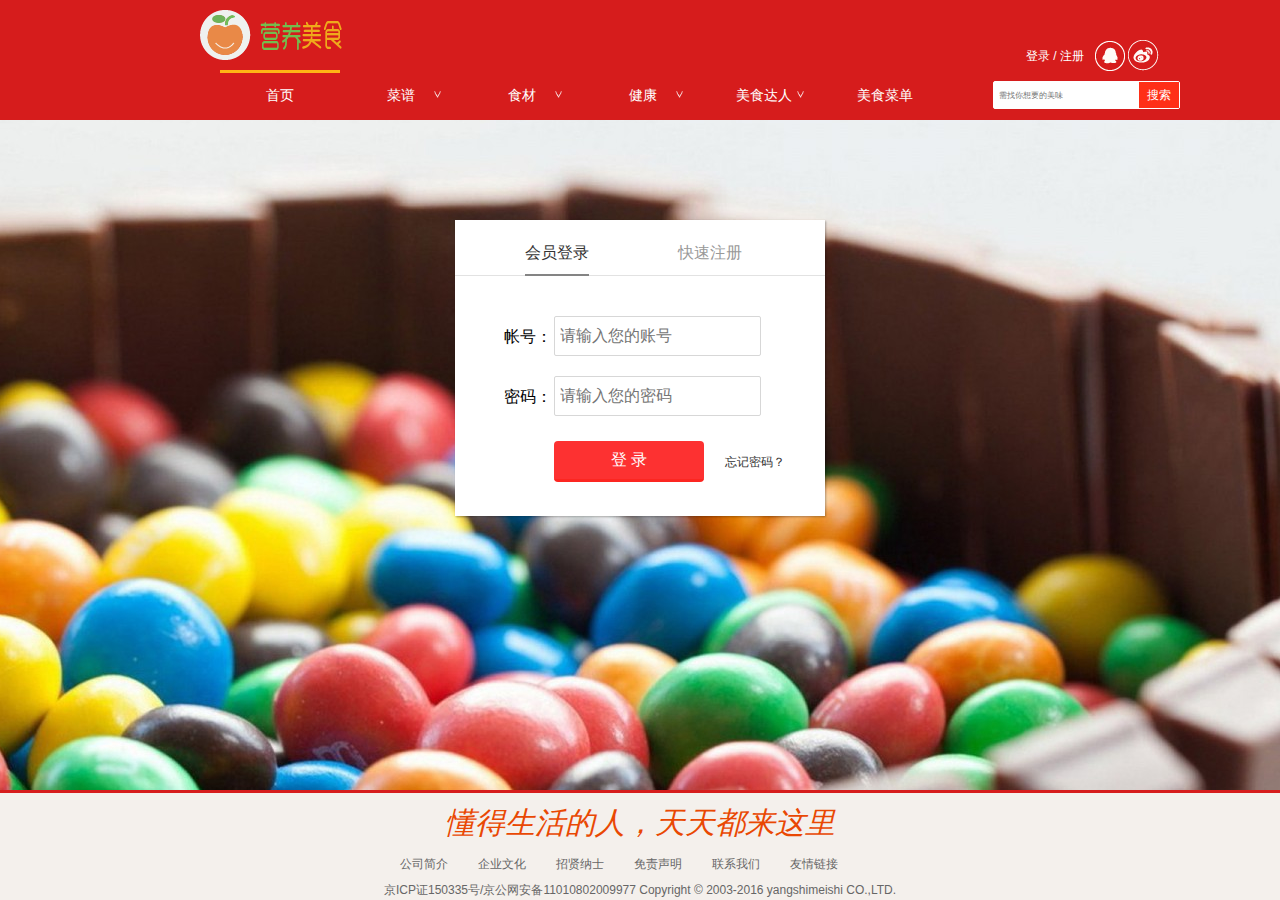
<file: logoin.html>
<!DOCTYPE html>
<html>
<head>
<meta charset="UTF-8">
<title>营养美食网-营养美食菜谱</title>

<link rel="stylesheet" href="css/index.css" type="text/css">
<script src="js/jquery.min.js"></script>
<script src="js/nav.js"></script>
<script src="js/jquery.validate.js"></script>
<script>
$(function(){
    	$('#index_nav>ul>li').hover(function(){
			//document.title = $(this).position().left;
			var xx = $(this).position().left;
			$('.line').stop().animate({left:xx},'fast');	
		},function(){
			$('.line').stop().animate({left:0},'fast');
		});
});
</script>
<script src="js/login.js"></script>
</head>
<body>
 <div id="index_navbg">
      	<div id="index_navtop" class="clear">
            <a href="index.html">
                <img src="images/logo.png">
            </a>
            <div class="nav_login">
            	<a href="logoin.html">
                	登录 / 注册
                </a>
            </div>
            <div class="nav_loginrt">
            	<a href="#">
            		<img src="images/loginqq01.png">
                </a>
                	<a href="#">
            		<img src="images/logoinsina01.png">
                </a>
            </div>
        </div>
<div id="index_nav">
	<ul class="nav-main">
    	<li class="line"></li>
        <li><a href="index.html" target="_blank">首页</a></li>
            <li id="li-1">
            <a href="caipu.html" target="_blank">菜谱</a>
            <span><img src="images/nav_icon.png" width="7" height="7"></span>
        </li>
		<li id="li-2">
        	<a href="shicai.html" target="_blank">食材</a>
            <span><img src="images/nav_icon.png" width="7" height="7"></span>
        </li>
		<li id="li-3">
        	<a href="jiankang.html" target="_blank">健康</a>
            <span><img src="images/nav_icon.png" width="7" height="7"></span>
        </li>
		<li id="li-4">
        	<a href="meishidaren.html" target="_blank">美食达人</a>
            <span><img src="images/nav_icon.png" width="7" height="7"></span>
        </li>
		<li>
        	<a href="meishicaidan.html" target="_blank">美食菜单</a
        ></li>
	</ul>
	<div id="nav_list-1" class="nav_hidden nav_hidden-index">
		<ul>
			<li>中华菜谱</li>
			<li>西式菜谱</li>
			<li>韩国料理</li>
            <li>日本料理</li>
		</ul>
	</div>
	<div id="nav_list-2" class="nav_hidden nav_hidden-us">
		<ul>
        	<li>肉类食材</li>
			<li>蔬菜食材</li>
			<li>水果食材</li>
		</ul>
	</div>
	<div id="nav_list-3" class="nav_hidden nav_hidden-info">
		<ul>
			<li>健康咨询</li>
			<li>健康新闻</li>
			<li>健康菜谱</li>
		</ul>
	</div>
    <div id="nav_list-4" class="nav_hidden nav_hidden-info nav_hidden-last">
		<ul>
			<li>热门达人</li>
			<li>推荐达人</li>
		</ul>
	</div>
</div>

    <div class="nav_iput">
	<input type="text" class="nav_input" placeholder="需找你想要的美味" onFocus="this.placeholder=''" onBlur="this.placeholder='需找你想要的美味'"> <button type="submit" name="sousuo">搜索</button></div>
</div>
</div>
   <!-- ---------------------------------以上是nav内容--------------------------->
   <div id="logoin_bg">
    <div class="login">
        <div class="header">
            <div class="switch" id="switch"><a class="switch_btn_focus" id="switch_qlogin" href="javascript:void(0);" tabindex="7">会员登录</a>
                <a class="switch_btn" id="switch_login" href="javascript:void(0);" tabindex="8">快速注册</a><div class="switch_bottom" id="switch_bottom" style="position: absolute; width: 64px; left: 0px;"></div>
            </div>
        </div>    
        <div class="web_qr_login" id="web_qr_login" style="display: block; height: 235px;">    
                <!--登录-->
                <div class="web_login" id="web_login">
                   <div class="login-box">
                <div class="login_form">
                    <form action="save.jsp" method="post" id="login_form" class="loginform">
                    <div class="uinArea" id="uinArea">
                    <label class="input-tips" for="u">帐号：</label>
                    <div class="inputOuter" id="uArea">
                        <input type="text" id="u" name="username" class="inputstyle" placeholder="请输入您的账号" onFocus="this.placeholder=''" onBlur="this.placeholder='请输入您的账号'"/>
                    </div>
                    </div>
                    <div class="pwdArea" id="pwdArea">
                   <label class="input-tips" for="p">密码：</label> 
                   <div class="inputOuter" id="pArea">
                        
                        <input type="password" id="p" name="p" class="inputstyle" placeholder="请输入您的密码" onFocus="this.placeholder=''" onBlur="this.placeholder='请输入您的密码'" />
                    </div>
                    </div>
                    <div style="padding-left:50px;margin-top:20px;"><input type="submit" value="登 录" style="width:150px;" class="button_blue"/></div>
                  </form>
               </div>
                    </div>
                </div>
                <!--登录end-->
      </div>
      <!--注册-->
        <div class="qlogin" id="qlogin" style="display: none; ">
       
        <div class="web_login"><form name="form2" id="regUser"  action="" method="post">
            <ul class="reg_form" id="reg-ul">
                    <div id="userCue" class="cue">快速注册请注意格式</div>
                    <li>
                        <label for="user"  class="input-tips2">用户名：</label>
                        <div class="inputOuter2">
                            <input type="text" id="user" name="account" maxlength="16" class="inputstyle2" placeholder="请输入您要创建账号" onFocus="this.placeholder=''" onBlur="this.placeholder='请输入您要创建账号'"/>
                        </div>
                    </li>
                    <li>
                    <label for="passwd" class="input-tips2">密码：</label>
                        <div class="inputOuter2">
                            <input type="password" id="passwd"  name="passwd" maxlength="16" class="inputstyle2" placeholder="请输入您的密码" onFocus="this.placeholder=''" onBlur="this.placeholder='请输入您的密码'"/>
                        </div>
                    </li>
                    <li>
                    <label for="passwd2" class="input-tips2">确认密码：</label>
                        <div class="inputOuter2">
                            <input type="password" id="passwd2" name="" maxlength="16" class="inputstyle2"  placeholder="请输入再次输入您的账号" onFocus="this.placeholder=''" onBlur="this.placeholder='请输入再次输入您的密码'"/>
                        </div>
                    </li>
                    <li>
                     <label for="qq" class="input-tips2">QQ：</label>
                        <div class="inputOuter2">
                           
                            <input type="text" id="qq" name="qq" maxlength="10" class="inputstyle2" placeholder="请输入您的QQ号" onFocus="this.placeholder=''" onBlur="this.placeholder='请输入您的QQ号'"/>
                        </div>
                    </li>
                    <li>
                     <label for="cellphone" class="input-tips2">手机号：</label>
                        <div class="inputOuter2">
                           
                            <input type="text" id="qq" name="qq" maxlength="11" class="inputstyle2" placeholder="请输入您的手机号" onFocus="this.placeholder=''" onBlur="this.placeholder='请输入您的手机号'"/>
                        </div>
                    </li>
                    <li>
                        <div class="inputArea">
                            <input type="button" id="reg"  style="margin-top:10px;margin-left:85px;" class="button_blue" value="同意协议并注册"/> <a href="#" class="zcxy" target="_blank">注册协议</a>
                        </div>
                    </li><div class="cl"></div>
                </ul></form>
        </div>
        </div>
        <!--注册end-->
        <div class="forget">
        	<a href="#">忘记密码？</a>
        </div>
    </div>
   </div>

 <!-- ---------------------------------以上是菜谱内容--------------------------->
	
 	<div class="idx_btmbg clear">
    	<div class="idx_btm">
            <ul class="idx_btmnews">
                <li><em>懂得生活的人，天天都来这里</em></li>
            </ul>
            <ul class="idx_btmmain clear">
                <li><a href="#">公司简介</a></li>
                <li><a href="#">企业文化</a></li>
                <li><a href="#">招贤纳士</a></li>
                <li><a href="#">免责声明</a></li>
                <li><a href="#">联系我们</a></li>
                <li><a href="#">友情链接</a></li>
            </ul>
            <p>京ICP证150335号/京公网安备11010802009977 Copyright © 2003-2016 yangshimeishi CO.,LTD.</p>
       </div>
    </div>
</body>

</html>
</file>
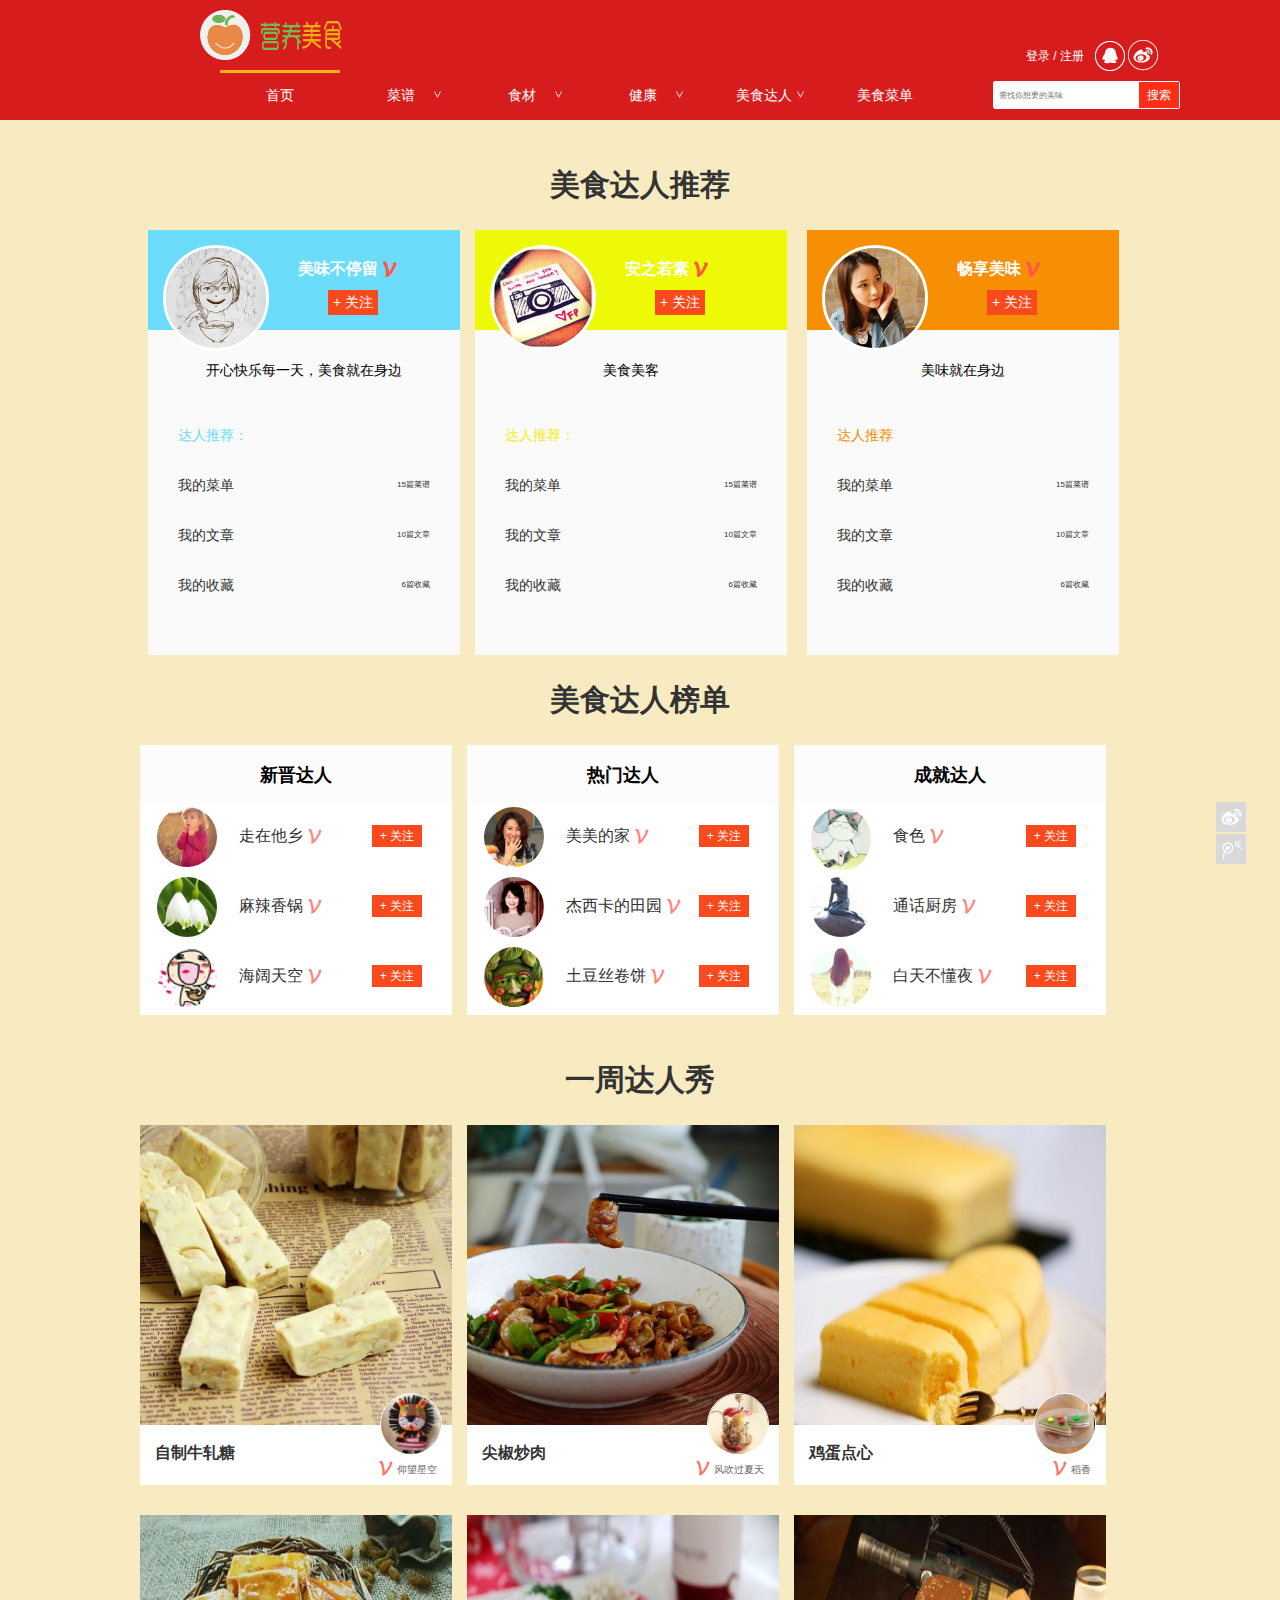
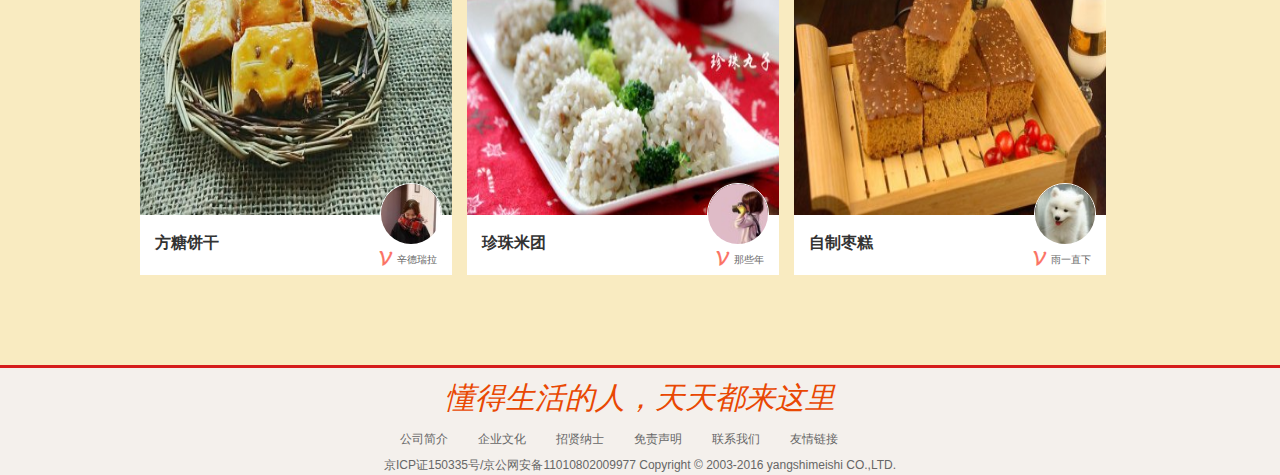
<file: meishidaren.html>
<!DOCTYPE html>
<html>
<head>
<meta charset="UTF-8">
<title>营养美食网-营养美食健康</title>

<link rel="stylesheet" href="css/index.css" type="text/css">
<link rel="stylesheet" href="font/iconfont.css" type="text/css">
<script src="js/jquery.min.js"></script>
<script src="js/nav.js"></script>
<script>
$(function(){
    	$('#index_nav>ul>li').hover(function(){
			//document.title = $(this).position().left;
			var xx = $(this).position().left;
			$('.line').stop().animate({left:xx},'fast');	
		},function(){
			$('.line').stop().animate({left:0},'fast');
		});
});
</script>
</head>
<body>
 <div id="index_navbg">
      	<div id="index_navtop" class="clear">
            <a href="index.html">
                <img src="images/logo.png">
            </a>
            <div class="nav_login">
            	<a href="logoin.html">
                	登录 / 注册
                </a>
            </div>
            <div class="nav_loginrt">
            	<a href="#">
            		<img src="images/loginqq01.png">
                </a>
                	<a href="#">
            		<img src="images/logoinsina01.png">
                </a>
            </div>
        </div>
<div id="index_nav">
	<ul class="nav-main">
    	<li class="line"></li>
        <li><a href="index.html" target="_blank">首页</a></li>
            <li id="li-1">
            <a href="caipu.html" target="_blank">菜谱</a>
            <span><img src="images/nav_icon.png" width="7" height="7"></span>
        </li>
		<li id="li-2">
        	<a href="shicai.html" target="_blank">食材</a>
            <span><img src="images/nav_icon.png" width="7" height="7"></span>
        </li>
		<li id="li-3">
        	<a href="jiankang.html" target="_blank">健康</a>
            <span><img src="images/nav_icon.png" width="7" height="7"></span>
        </li>
		<li id="li-4">
        	<a href="meishidaren.html" target="_blank">美食达人</a>
            <span><img src="images/nav_icon.png" width="7" height="7"></span>
        </li>
		<li>
        	<a href="meishicaidan.html" target="_blank">美食菜单</a
        ></li>
	</ul>
	<div id="nav_list-1" class="nav_hidden nav_hidden-index">
		<ul>
			<li>中华菜谱</li>
			<li>西式菜谱</li>
			<li>韩国料理</li>
            <li>日本料理</li>
		</ul>
	</div>
	<div id="nav_list-2" class="nav_hidden nav_hidden-us">
		<ul>
        	<li>肉类食材</li>
			<li>蔬菜食材</li>
			<li>水果食材</li>
		</ul>
	</div>
	<div id="nav_list-3" class="nav_hidden nav_hidden-info">
		<ul>
			<li>健康咨询</li>
			<li>健康新闻</li>
			<li>健康菜谱</li>
		</ul>
	</div>
    <div id="nav_list-4" class="nav_hidden nav_hidden-info nav_hidden-last">
		<ul>
			<li>热门达人</li>
			<li>推荐达人</li>
		</ul>
	</div>
</div>

    <div class="nav_iput">
	<input type="text" class="nav_input" placeholder="需找你想要的美味" onFocus="this.placeholder=''" onBlur="this.placeholder='需找你想要的美味'"> <button type="submit" name="sousuo">搜索</button></div>
</div>
</div>
   <!-- ---------------------------------以上是nav内容--------------------------->
 	<div class="msdr_main">
        <ul class="msdr_top clear">
            <h2>美食达人推荐</h2>
            <li style="margin-left:8px">
                <div class="toplist">
                    <img src="images/msdr_01.jpg" width="100" height="100">
                    <h6><a href="#">美味不停留</a>&nbsp;<span class="iconfont">&#xe8bb;</span></h6>
                    <span><a href="#">+ 关注</a></span>
                </div>
                <p>开心快乐每一天，美食就在身边</p>
                <ul>
                    <li>
                        <h3 style="color:#6BDDFA">达人推荐：</h3>
                    </li>
                    <li>
                        <h3><a href="#">我的菜单</a></h3>
                        <h6 class="fr"><a href="#">15篇菜谱</a></h6>
                    </li>
                    <li>
                        <h3><a href="#">我的文章</a></h3>
                        <h6 class="fr"><a href="#">10篇文章</a></h6>
                    </li>
                    <li>
                        <h3><a href="#">我的收藏</a></h3>
                        <h6 class="fr"><a href="#">6篇收藏</a></h6>
                    </li>
                </ul>
            </li>
    		<li>
                <div class="toplist" style="background:#EEFA05">
                    <img src="images/msdr_02.jpg" width="100" height="100">
                    <h6><a href="#">安之若素</a>&nbsp;<span class="iconfont">&#xe8bb;</span></h6>
                    <span><a href="#">+ 关注</a></span>
                </div>
                <p>美食美客</p>
                <ul>
                    <li>
                        <h3 style="color:#F7EB13">达人推荐：</h3>
                    </li>
                    <li>
                        <h3><a href="#">我的菜单</a></h3>
                        <h6 class="fr"><a href="#">15篇菜谱</a></h6>
                    </li>
                    <li>
                        <h3><a href="#">我的文章</a></h3>
                        <h6 class="fr"><a href="#">10篇文章</a></h6>
                    </li>
                    <li>
                        <h3><a href="#">我的收藏</a></h3>
                        <h6 class="fr"><a href="#">6篇收藏</a></h6>
                    </li>
                </ul>
            </li>
            <li style="margin-left:5px">
                <div class="toplist" style="background:#F78F04">
                    <img src="images/msdr_03.jpg" width="100" height="100">
                    <h6><a href="#">畅享美味</a>&nbsp;<span class="iconfont">&#xe8bb;</span></h6>
                    <span><a href="#">+ 关注</a></span>
                </div>
                <p>美味就在身边</p>
                <ul>
                    <li>
                        <h3 style="color:#F78F04">达人推荐</h3>
                    </li>
                    <li>
                        <h3><a href="#">我的菜单</a></h3>
                        <h6 class="fr"><a href="#">15篇菜谱</a></h6>
                    </li>
                    <li>
                        <h3><a href="#">我的文章</a></h3>
                        <h6 class="fr"><a href="#">10篇文章</a></h6>
                    </li>
                    <li>
                        <h3><a href="#">我的收藏</a></h3>
                        <h6 class="fr"><a href="#">6篇收藏</a></h6>
                    </li>
                </ul>
            </li>
        </ul>
        <!-- ---------------------------------以上推荐美食达人--------------------------->
        
        <div class="msdr_mid clear">
            <h2>美食达人榜单</h2>
            <ul>
            	<li>
                	<h3>新晋达人</h3>
                    <ul class="msdr_midlist clear">
                    	<li>
                        	<img src="images/msdr_04.jpg" width="60" height="60">
                            <a href="#">走在他乡&nbsp;<span class="iconfont">&#xe8bb;</span></a>
                            <span><a href="#">+&nbsp;关注</a></span>
                        </li>
                        <li>
                        	<img src="images/msdr_05.jpg" width="60" height="60">
                            <a href="#">麻辣香锅&nbsp;<span class="iconfont">&#xe8bb;</span></a>
                            <span><a href="#">+&nbsp;关注</a></span>
                        </li>
                        <li>
                        	<img src="images/msdr_06.jpg" width="60" height="60">
                            <a href="#">海阔天空&nbsp;<span class="iconfont">&#xe8bb;</span></a>
                            <span><a href="#">+&nbsp;关注</a></span>
                        </li>
                    </ul>
                </li>
                <li>
                	<h3>热门达人</h3>
                    <ul class="msdr_midlist">
                    	<li>
                        	<img src="images/msdr_07.jpg" width="60" height="60">
                            <a href="#">美美的家&nbsp;<span class="iconfont">&#xe8bb;</span></a>
                            <span><a href="#">+&nbsp;关注</a></span>
                        </li>
                        <li>
                        	<img src="images/msdr_08.jpg" width="60" height="60">
                            <a href="#">杰西卡的田园&nbsp;<span class="iconfont">&#xe8bb;</span></a>
                            <span><a href="#">+&nbsp;关注</a></span>
                        </li>
                        <li>
                        	<img src="images/msdr_09.jpg" width="60" height="60">
                            <a href="#">土豆丝卷饼&nbsp;<span class="iconfont">&#xe8bb;</span></a>
                            <span><a href="#">+&nbsp;关注</a></span>
                        </li>
                    </ul>
                </li>
                <li>
                		<h3>成就达人</h3>
                    <ul class="msdr_midlist">
                    	<li>
                        	<img src="images/msdr_10.gif" width="60" height="60">
                            <a href="#">食色&nbsp;<span class="iconfont">&#xe8bb;</span></a>
                            <span><a href="#">+&nbsp;关注</a></span>
                        </li>
                        <li>
                        	<img src="images/msdr_11.jpg" width="60" height="60">
                            <a href="#">通话厨房&nbsp;<span class="iconfont">&#xe8bb;</span></a>
                            <span><a href="#">+&nbsp;关注</a></span>
                        </li>
                        <li>
                        	<img src="images/msdr_12.jpg" width="60" height="60">
                            <a href="#">白天不懂夜&nbsp;<span class="iconfont">&#xe8bb;</span></a>
                            <span><a href="#">+&nbsp;关注</a></span>
                        </li>
                    </ul>
                </li>
            </ul>
        </div>
       

    <!-- ---------------------------------以上推荐达人榜单内容--------------------------->
    	<ul class="msdr_btm">
        	<h2>一周达人秀</h2>
        	<li>
            	<a href="#">
            		<img src="images/msdr_show01.jpg" width="312" height="300">
                </a>
                <h6>
                	<a href="#">自制牛轧糖</a>
                </h6>
                <span>
                	<img src="images/msfr_show001.jpg" width="60" height="60">
                </span>
                <h5>
                	<a href="#"><span class="iconfont">&#xe8bb;</span>&nbsp;仰望星空</a>
                </h5>
            </li>
            <li>
            	<a href="#">
            		<img src="images/msdr_show02.jpg" width="312" height="300">
                </a>
                <h6>
                	<a href="#">尖椒炒肉</a>
                </h6>
                <span>
                	<img src="images/msdr_show002.jpeg" width="60" height="60">
                </span>
                <h5>
                	<a href="#"><span class="iconfont">&#xe8bb;</span>&nbsp;风吹过夏天</a>
                </h5>
            </li>
            <li>
            	<a href="#">
            		<img src="images/msdr_show03.jpeg" width="312" height="300">
                </a>
                <h6>
                	<a href="#">鸡蛋点心</a>
                </h6>
                <span>
                	<img src="images/msdr_show003.jpg" width="60" height="60">
                </span>
                <h5>
                	<a href="#"><span class="iconfont">&#xe8bb;</span>&nbsp;稻香</a>
                </h5>
            </li>
            <li>
            	<a href="#">
            		<img src="images/msdr_show04.jpg" width="312" height="300">
                </a>
                <h6>
                	<a href="#">方糖饼干</a>
                </h6>
                <span>
                	<img src="images/msdr_show004.jpeg" width="60" height="60">
                </span>
                <h5>
                	<a href="#"><span class="iconfont">&#xe8bb;</span>&nbsp;辛德瑞拉</a>
                </h5>
            </li>
            <li>
            	<a href="#">
            		<img src="images/msdr_show07.jpg" width="312" height="300">
                </a>
                <h6>
                	<a href="#">珍珠米团</a>
                </h6>
                <span>
                	<img src="images/msdr_show005.jpg" width="60" height="60">
                </span>
                <h5>
                	<a href="#"><span class="iconfont">&#xe8bb;</span>&nbsp;那些年</a>
                </h5>
            </li>
            <li>
            	<a href="#">
            		<img src="images/msdr_show06.jpg" width="312" height="300">
                </a>
                <h6>
                	<a href="#">自制枣糕</a>
                </h6>
                <span>
                	<img src="images/msdr_show006.jpg" width="60" height="60">
                </span>
                <h5>
                	<a href="#"><span class="iconfont">&#xe8bb;</span>&nbsp;雨一直下</a>
                </h5>
            </li>

        </ul>
    </div>
   </div>
 	<div class="idx_btmbg clear">
    	<div class="idx_btm">
            <ul class="idx_btmnews">
                <li><em>懂得生活的人，天天都来这里</em></li>
            </ul>
            <ul class="idx_btmmain clear">
                <li><a href="#">公司简介</a></li>
                <li><a href="#">企业文化</a></li>
                <li><a href="#">招贤纳士</a></li>
                <li><a href="#">免责声明</a></li>
                <li><a href="#">联系我们</a></li>
                <li><a href="#">友情链接</a></li>
            </ul>
            <p>京ICP证150335号/京公网安备11010802009977 Copyright © 2003-2016 yangshimeishi CO.,LTD.</p>
       </div>
    </div>
    <!-- ---------------------------------以上是版权内容--------------------------->
<div id="share">
<a id="totop" title=""></a>
<a href="#" target="_blank" class="sina"></a>
<a href="#"  target="_blank" class="tencent"></a>
</div>
<!-- ---------------------------------以上是GOTOP内容--------------------------->
</body>
<script>
$(function(){
        $("#totop").hide();
        $(function () {
            $(window).scroll(function(){
                if ($(window).scrollTop()>100){
                    $("#totop").fadeIn();
                }
                else
                {
                    $("#totop").fadeOut();
                }
            });
            $("#totop").click(function(){
                $('body,html').animate({scrollTop:0},500);
                return false;
            });
        });
    }); 
</script>
</html>
</file>
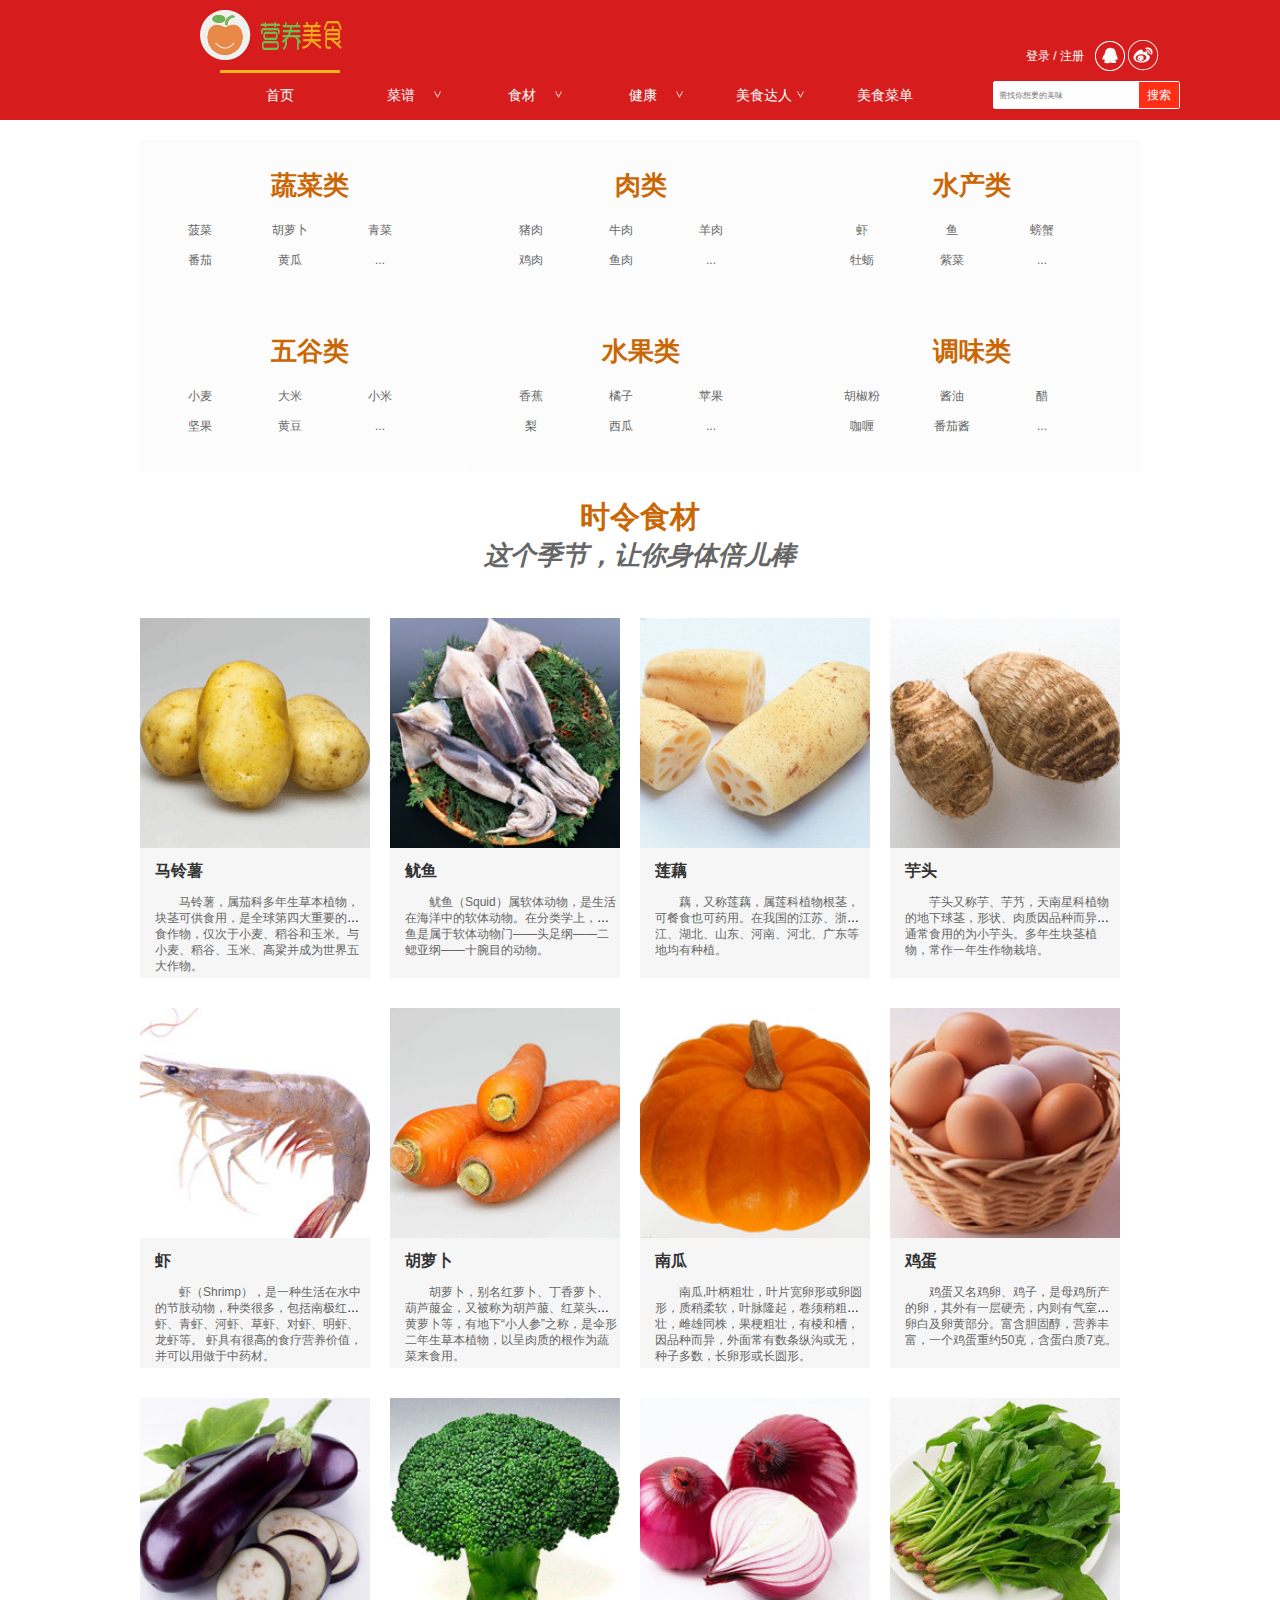
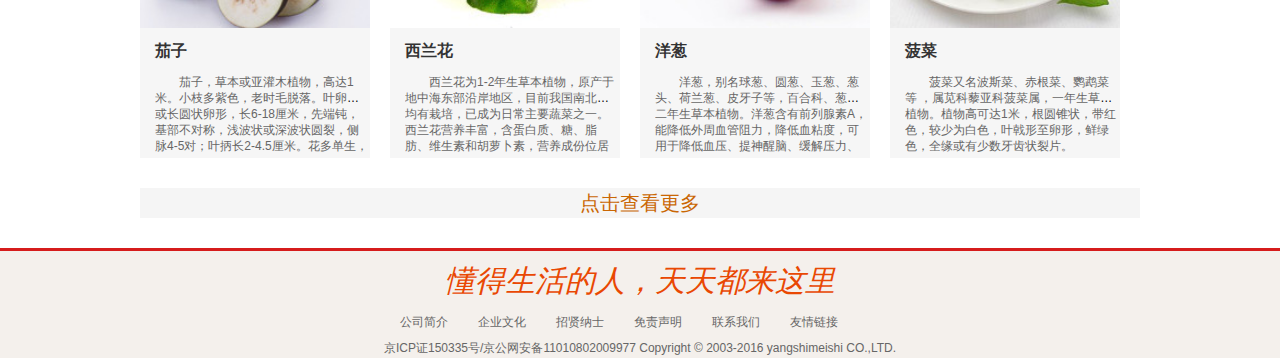
<file: shicai.html>
<!DOCTYPE html>
<html>
<head>
<meta charset="UTF-8">
<title>营养美食网-营养美食首页</title>

<link rel="stylesheet" href="css/index.css" type="text/css">
<link rel="stylesheet" href="font/iconfont.css" type="text/css">
<link href="css/animate.css" rel="stylesheet">
<script src="js/jquery.min.js"></script>
<script src="js/idx_topbanner.asp"></script>
<script src="js/wow.min.js"></script>
<script>
	new WOW().init();
</script>
<script src="js/jquery.easing.1.3.js"></script>
<script src="js/nav.js"></script>
<script>
$(function(){
    	$('#index_nav>ul>li').hover(function(){
			//document.title = $(this).position().left;
			var xx = $(this).position().left;
			$('.line').stop().animate({left:xx},'fast');	
		},function(){
			$('.line').stop().animate({left:0},'fast');
		});
});
</script>
</head>
<body>
 <div id="index_navbg">
 	     	<div id="index_navtop" class="clear">
            <a href="index.html">
                <img src="images/logo.png">
            </a>
            <div class="nav_login">
            	<a href="logoin.html">
                	登录 / 注册
                </a>
            </div>
            <div class="nav_loginrt">
            	<a href="#">
            		<img src="images/loginqq01.png">
                </a>
                	<a href="#">
            		<img src="images/logoinsina01.png">
                </a>
            </div>
        </div>
        <div id="index_nav">
            <ul class="nav-main">
                <li class="line"></li>
                <li><a href="index.html" target="_blank">首页</a></li>
                    <li id="li-1">
                    <a href="caipu.html" target="_blank">菜谱</a>
                    <span><img src="images/nav_icon.png" width="7" height="7"></span>
                </li>
                <li id="li-2">
                    <a href="shicai.html" target="_blank">食材</a>
                    <span><img src="images/nav_icon.png" width="7" height="7"></span>
                </li>
                <li id="li-3">
                    <a href="jiankang.html" target="_blank">健康</a>
                    <span><img src="images/nav_icon.png" width="7" height="7"></span>
                </li>
                <li id="li-4">
                    <a href="meishidaren.html" target="_blank">美食达人</a>
                    <span><img src="images/nav_icon.png" width="7" height="7"></span>
                </li>
                <li>
                    <a href="meishicaidan.html" target="_blank">美食菜单</a
                ></li>
            </ul>
            <div id="nav_list-1" class="nav_hidden nav_hidden-index">
                <ul>
                    <li>中华菜谱</li>
                    <li>西式菜谱</li>
                    <li>韩国料理</li>
                    <li>日本料理</li>
                </ul>
            </div>
            <div id="nav_list-2" class="nav_hidden nav_hidden-us">
                <ul>
                    <li>肉类食材</li>
                    <li>蔬菜食材</li>
                    <li>水果食材</li>
                </ul>
            </div>
            <div id="nav_list-3" class="nav_hidden nav_hidden-info">
                <ul>
                    <li>健康咨询</li>
                    <li>健康新闻</li>
                    <li>健康菜谱</li>
                </ul>
            </div>
            <div id="nav_list-4" class="nav_hidden nav_hidden-info nav_hidden-last">
                <ul>
                    <li>热门达人</li>
                    <li>推荐达人</li>
                </ul>
            </div>
        </div>

            <div class="nav_iput">
            <input type="text" class="nav_input" placeholder="需找你想要的美味" onFocus="this.placeholder=''" onBlur="this.placeholder='需找你想要的美味'"> <button type="submit" name="sousuo">搜索</button></div>
        </div>
      </div>
   <!-- ---------------------------------以上是nav内容--------------------------->
 	<ul class="sc_nav clear">
    	<li style="margin-left:5px;">
        	<h2><a href="#">蔬菜类</a></h2>
            <ul class="sc_navlist">
            	<li><a href="#">菠菜</a></li>
                <li><a href="#">胡萝卜</a></li>
                <li><a href="#">青菜</a></li>
                <li><a href="#">番茄</a></li>
                <li><a href="#">黄瓜</a></li>
                <li><a href="#">...</a></li>
            </ul>
        </li>
        <li>
        	<h2><a href="#">肉类</a></h2>
            <ul class="sc_navlist">
            	<li><a href="#">猪肉</a></li>
                <li><a href="#">牛肉</a></li>
                <li><a href="#">羊肉</a></li>
                <li><a href="#">鸡肉</a></li>
                <li><a href="#">鱼肉</a></li>
                <li><a href="#">...</a></li>
            </ul>
        </li>
        <li style="border-right:none">
        	<h2><a href="#">水产类</a></h2>
            <ul class="sc_navlist">
            	<li><a href="#">虾</a></li>
                <li><a href="#">鱼</a></li>
                <li><a href="#">螃蟹</a></li>
                <li><a href="#">牡蛎</a></li>
                <li><a href="#">紫菜</a></li>
                <li><a href="#">...</a></li>
            </ul>
        </li>
        <li style="margin-left:5px;">
        	<h2><a href="#">五谷类</a></h2>
            <ul class="sc_navlist">
            	<li><a href="#">小麦</a></li>
                <li><a href="#">大米</a></li>
                <li><a href="#">小米</a></li>
                <li><a href="#">坚果</a></li>
                <li><a href="#">黄豆</a></li>
                <li><a href="#">...</a></li>
            </ul>
        </li>
        <li>
        	<h2><a href="#">水果类</a></h2>
            <ul class="sc_navlist">
            	<li><a href="#">香蕉</a></li>
                <li><a href="#">橘子</a></li>
                <li><a href="#">苹果</a></li>
                <li><a href="#">梨</a></li>
                <li><a href="#">西瓜</a></li>
                <li><a href="#">...</a></li>
            </ul>
        </li>
        <li style="border-right:none">
        	<h2><a href="#">调味类</a></h2>
            <ul class="sc_navlist">
            	<li><a href="#">胡椒粉</a></li>
                <li><a href="#">酱油</a></li>
                <li><a href="#">醋</a></li>
                <li><a href="#">咖喱</a></li>
                <li><a href="#">番茄酱</a></li>
                <li><a href="#">...</a></li>
            </ul>
        </li>
    </ul>
    
    <!---------------------------------以上是导航内容---------------------------------->
    
    <div class="sc_main clear">
    	<h2>时令食材</h2>
        <h3><i>这个季节，让你身体倍儿棒</i></h3>
        <ul class="sc_mainlist wow fadeIn animated" data-wow-delay="0.3s">
        	<li>
            	<a href="#">
                	<img src="images/sc_01.jpg">
                </a>
                <span><a href="#"><span class="iconfont" style="font-size:30px">&#xe62d;</span></a></span>
                <h5>
                	<a href="#">马铃薯</a>
                </h5>
                <p>
                	<a href="#">马铃薯，属茄科多年生草本植物，块茎可供食用，是全球第四大重要的粮食作物，仅次于小麦、稻谷和玉米。与小麦、稻谷、玉米、高粱并成为世界五大作物。</a>
                </p>
            </li>
            <li>
            <a href="#">
                	<img src="images/sc_02.jpg">
                </a>
                <span><a href="#"><span class="iconfont" style="font-size:30px">&#xe62d;</span></a></span>
                <h5>
                	<a href="#">鱿鱼</a>
                </h5>
                <p>
                	<a href="#">  鱿鱼（Squid）属软体动物，是生活在海洋中的软体动物。在分类学上，鱿鱼是属于软体动物门——头足纲——二鳃亚纲——十腕目的动物。</a>
                </p>
            </li>
            <li>
            	<a href="#">
                	<img src="images/sc_03.jpg">
                </a>
                <span><a href="#"><span class="iconfont" style="font-size:30px">&#xe62d;</span></a></span>
                <h5>
                	<a href="#">莲藕</a>
                </h5>
                <p>
                	<a href="#">  藕，又称莲藕，属莲科植物根茎，可餐食也可药用。在我国的江苏、浙江、湖北、山东、河南、河北、广东等地均有种植。</a>
                </p>
            </li>
            <li>
            	<a href="#">
                	<img src="images/sc_04.jpg">
                </a>
                <span><a href="#"><span class="iconfont" style="font-size:30px">&#xe62d;</span></a></span>
                <h5>
                	<a href="#">芋头</a>
                </h5>
                <p>
                	<a href="#">  芋头又称芋、芋艿，天南星科植物的地下球茎，形状、肉质因品种而异，通常食用的为小芋头。多年生块茎植物，常作一年生作物栽培。</a>
                </p>
            </li>
            <li>
            	<a href="#">
                	<img src="images/sc_05.jpg">
                </a>
                
                <span><a href="#"><span class="iconfont" style="font-size:30px">&#xe62d;</span></a></span>
                <h5>
                	<a href="#">虾</a>
                </h5>
                <p>
                	<a href="#">  虾（Shrimp），是一种生活在水中的节肢动物，种类很多，包括南极红虾、青虾、河虾、草虾、对虾、明虾、龙虾等。 虾具有很高的食疗营养价值，并可以用做于中药材。</a>
                </p>
            </li>
            <li>
            	<a href="#">
                	<img src="images/sc_06.jpg">
                </a>
                <span><a href="#"><span class="iconfont" style="font-size:30px">&#xe62d;</span></a></span>
                <h5>
                	<a href="#">胡萝卜</a>
                </h5>
                <p>
                	<a href="#">  胡萝卜，别名红萝卜、丁香萝卜、葫芦菔金，又被称为胡芦菔、红菜头、黄萝卜等，有地下“小人参”之称，是伞形二年生草本植物，以呈肉质的根作为蔬菜来食用。</a>
                </p>
            </li>
            <li>
            <a href="#">
                	<img src="images/sc_07.jpg">
                </a>
                <span><a href="#"><span class="iconfont" style="font-size:30px">&#xe62d;</span></a></span>
                <h5>
                	<a href="#">南瓜</a>
                </h5>
                <p>
                	<a href="#">  南瓜,叶柄粗壮，叶片宽卵形或卵圆形，质稍柔软，叶脉隆起，卷须稍粗壮，雌雄同株，果梗粗壮，有棱和槽，因品种而异，外面常有数条纵沟或无，种子多数，长卵形或长圆形。</a>
                </p>
            </li>
            <li>
            <a href="#">
                	<img src="images/sc_08.jpg">
                </a>
                <span><a href="#"><span class="iconfont" style="font-size:30px">&#xe62d;</span></a></span>
                <h5>
                	<a href="#">鸡蛋</a>
                </h5>
                <p>
                	<a href="#">  鸡蛋又名鸡卵、鸡子，是母鸡所产的卵，其外有一层硬壳，内则有气室、卵白及卵黄部分。富含胆固醇，营养丰富，一个鸡蛋重约50克，含蛋白质7克。</a>
                </p>
            </li>
            <li>
            	<a href="#">
                	<img src="images/shicai_01.jpg">
                </a>
                <span><a href="#"><span class="iconfont" style="font-size:30px">&#xe62d;</span></a></span>
                <h5>
                	<a href="#">茄子</a>
                </h5>
                <p>
                	<a href="#">茄子，草本或亚灌木植物，高达1米。小枝多紫色，老时毛脱落。叶卵形或长圆状卵形，长6-18厘米，先端钝，基部不对称，浅波状或深波状圆裂，侧脉4-5对；叶抦长2-4.5厘米。花多单生，稀总状花序。</a>
                </p>
            </li>
            <li>
            <a href="#">
                	<img src="images/shicai_02.jpg">
                </a>
                <span><a href="#"><span class="iconfont" style="font-size:30px">&#xe62d;</span></a></span>
                <h5>
                	<a href="#">西兰花</a>
                </h5>
                <p>
                	<a href="#">西兰花为1-2年生草本植物，原产于地中海东部沿岸地区，目前我国南北方均有栽培，已成为日常主要蔬菜之一。西兰花营养丰富，含蛋白质、糖、脂肪、维生素和胡萝卜素，营养成份位居同类蔬菜之首，被誉为“蔬菜皇冠”。</a>
                </p>
            </li>
            <li>
            	<a href="#">
                	<img src="images/shicai_03.jpg">
                </a>
                <span><a href="#"><span class="iconfont" style="font-size:30px">&#xe62d;</span></a></span>
                <h5>
                	<a href="#">洋葱</a>
                </h5>
                <p>
                	<a href="#">洋葱，别名球葱、圆葱、玉葱、葱头、荷兰葱、皮牙子等，百合科、葱属二年生草本植物。洋葱含有前列腺素A，能降低外周血管阻力，降低血粘度，可用于降低血压、提神醒脑、缓解压力、预防感冒。此外，洋葱还能清除体内氧自由基，增强新陈代谢能力，抗衰老，预防骨质疏松，是适合中老年人的保健食物</a>
                </p>
            </li>
            <li>
            	<a href="#">
                	<img src="images/shicai_04.jpg">
                </a>
                <span><a href="#"><span class="iconfont" style="font-size:30px">&#xe62d;</span></a></span>
                <h5>
                	<a href="#">菠菜</a>
                </h5>
                <p>
                	<a href="#">菠菜又名波斯菜、赤根菜、鹦鹉菜等  ，属苋科藜亚科菠菜属，一年生草本植物。植物高可达1米，根圆锥状，带红色，较少为白色，叶戟形至卵形，鲜绿色，全缘或有少数牙齿状裂片。</a>
                </p>
            </li>
        </ul>
    </div>
    <div class="sc_mainbtm">
        <a href="#">点击查看更多</a>
    </div>
 
 	<div class="idx_btmbg clear">
    	<div class="idx_btm">
            <ul class="idx_btmnews">
                <li><em>懂得生活的人，天天都来这里</em></li>
            </ul>
            <ul class="idx_btmmain clear">
                <li><a href="#">公司简介</a></li>
                <li><a href="#">企业文化</a></li>
                <li><a href="#">招贤纳士</a></li>
                <li><a href="#">免责声明</a></li>
                <li><a href="#">联系我们</a></li>
                <li><a href="#">友情链接</a></li>
            </ul>
            <p>京ICP证150335号/京公网安备11010802009977 Copyright © 2003-2016 yangshimeishi CO.,LTD.</p>
       </div>
    </div>
</body>
</html>
</file>
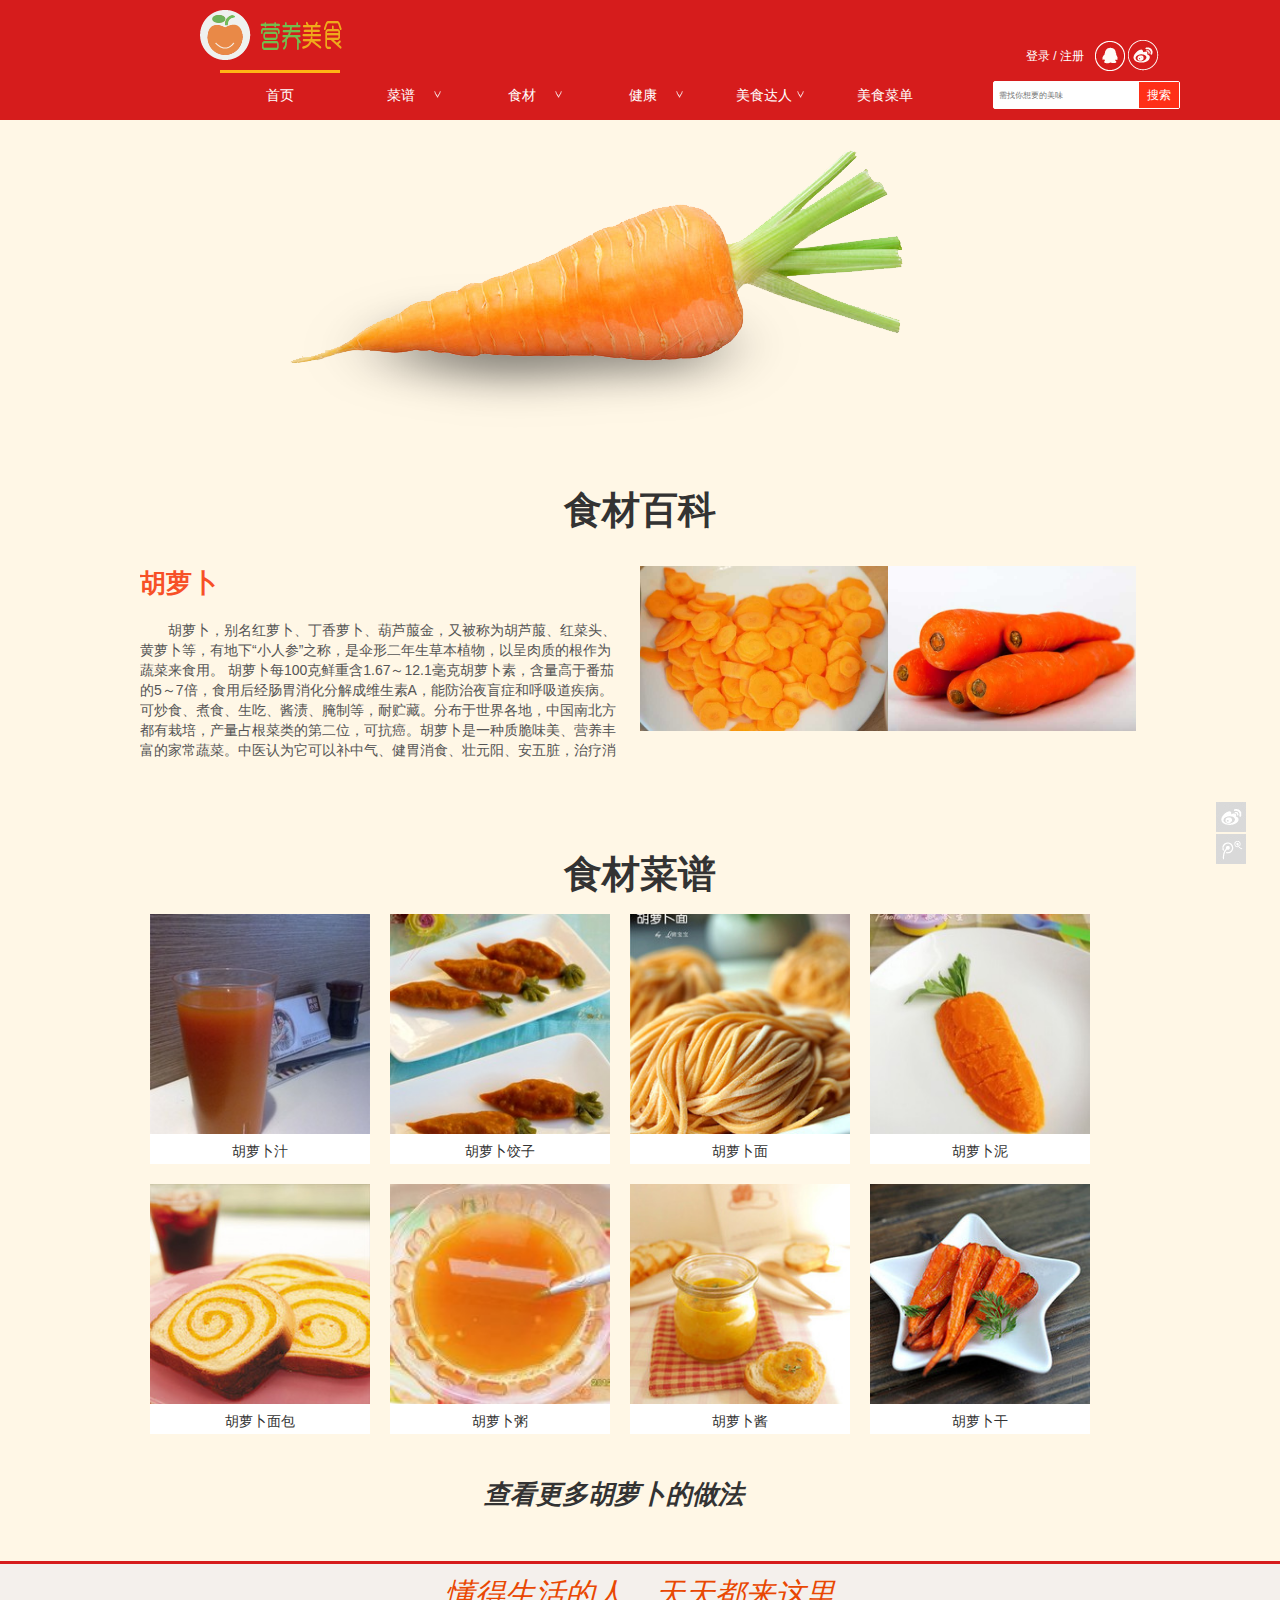
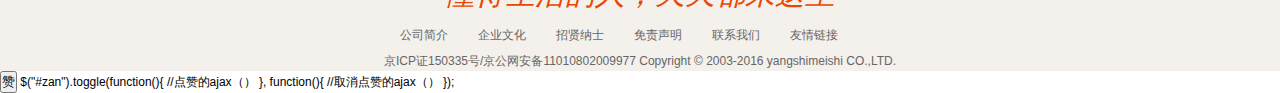
<file: shicai_huluobo.html>
<!DOCTYPE html>
<html>
<head>
<meta charset="UTF-8">
<title>营养美食网-营养美食首页</title>

<link rel="stylesheet" href="css/index.css" type="text/css">
<script src="js/jquery.min.js"></script>
<script src="js/jquery.sliphover.min.js"></script>
<script src="js/nav.js"></script>
<script>
$(function(){
    	$('#index_nav>ul>li').hover(function(){
			//document.title = $(this).position().left;
			var xx = $(this).position().left;
			$('.line').stop().animate({left:xx},'fast');	
		},function(){
			$('.line').stop().animate({left:0},'fast');
		});
});
</script>
</head>
<body>
 <div id="index_navbg">
      	<div id="index_navtop" class="clear">
            <a href="index.html">
                <img src="images/logo.png">
            </a>
            <div class="nav_login">
            	<a href="logoin.html">
                	登录 / 注册
                </a>
            </div>
            <div class="nav_loginrt">
            	<a href="#">
            		<img src="images/loginqq01.png">
                </a>
                	<a href="#">
            		<img src="images/logoinsina01.png">
                </a>
            </div>
        </div>
<div id="index_nav">
	<ul class="nav-main">
    	<li class="line"></li>
        <li><a href="index.html" target="_blank">首页</a></li>
            <li id="li-1">
            <a href="caipu.html" target="_blank">菜谱</a>
            <span><img src="images/nav_icon.png" width="7" height="7"></span>
        </li>
		<li id="li-2">
        	<a href="shicai.html" target="_blank">食材</a>
            <span><img src="images/nav_icon.png" width="7" height="7"></span>
        </li>
		<li id="li-3">
        	<a href="jiankang.html" target="_blank">健康</a>
            <span><img src="images/nav_icon.png" width="7" height="7"></span>
        </li>
		<li id="li-4">
        	<a href="meishidaren.html" target="_blank">美食达人</a>
            <span><img src="images/nav_icon.png" width="7" height="7"></span>
        </li>
		<li>
        	<a href="meishicaidan.html" target="_blank">美食菜单</a
        ></li>
	</ul>
	<div id="nav_list-1" class="nav_hidden nav_hidden-index">
		<ul>
			<li>中华菜谱</li>
			<li>西式菜谱</li>
			<li>韩国料理</li>
            <li>日本料理</li>
		</ul>
	</div>
	<div id="nav_list-2" class="nav_hidden nav_hidden-us">
		<ul>
        	<li>肉类食材</li>
			<li>蔬菜食材</li>
			<li>水果食材</li>
		</ul>
	</div>
	<div id="nav_list-3" class="nav_hidden nav_hidden-info">
		<ul>
			<li>健康咨询</li>
			<li>健康新闻</li>
			<li>健康菜谱</li>
		</ul>
	</div>
    <div id="nav_list-4" class="nav_hidden nav_hidden-info nav_hidden-last">
		<ul>
			<li>热门达人</li>
			<li>推荐达人</li>
		</ul>
	</div>
</div>

    <div class="nav_iput">
	<input type="text" class="nav_input" placeholder="需找你想要的美味" onFocus="this.placeholder=''" onBlur="this.placeholder='需找你想要的美味'"> <button type="submit" name="sousuo">搜索</button></div>
</div>
</div>
   <!-- ---------------------------------以上是nav内容--------------------------->
 <!-- ---------------------------------以上是导航内容--------------------------->
 	<div class="sc_hlbbg">
    	<div class="sc_hlbbanner">
        	<img src="images/sc_hlbbn.png">
        </div>
		<div class="sc_hlbtop">
        	<h3>食材百科</h3>
            <div class="sc_hlbtoplt">
            	<h5><a href="#">胡萝卜</a></h5>
                <ul>
       				<li></li>
                    <li></li>
                    <li></li>
                </ul>
                <p>
                	<a href="#">胡萝卜，别名红萝卜、丁香萝卜、葫芦菔金，又被称为胡芦菔、红菜头、黄萝卜等，有地下“小人参”之称，是伞形二年生草本植物，以呈肉质的根作为蔬菜来食用。 胡萝卜每100克鲜重含1.67～12.1毫克胡萝卜素，含量高于番茄的5～7倍，食用后经肠胃消化分解成维生素A，能防治夜盲症和呼吸道疾病。可炒食、煮食、生吃、酱渍、腌制等，耐贮藏。分布于世界各地，中国南北方都有栽培，产量占根菜类的第二位，可抗癌。胡萝卜是一种质脆味美、营养丰富的家常蔬菜。中医认为它可以补中气、健胃消食、壮元阳、安五脏，治疗消化不良、久痢、咳嗽、夜盲症等有较好疗效，故被誉为“东方小人参”。用油炒熟后吃，在人体内可转化为维生素A，提高机体免疫力，间接消灭癌细胞。美国科学家的最新研究又证实：每天吃两根胡萝卜，可使血中胆固醇降低10%~20%；每天吃三根胡萝卜，有助于预防心脏疾病和肿瘤。</a>
                </p>
            </div>
            <ul class="sc_hlbrt">
            	<li>
                	<img src="images/sc_hlb01.jpg" width="280" height="228">
                </li>
                <li>
                	<img src="images/sc_hlb02.jpg" width="280" height="228">
                </li>
            </ul>
        </div>
        
         <!-- ---------------------------------以上是食材百科内容--------------------------->
         
        <div class="sc_hlbshow clear">
        	<h3>食材菜谱</h3>
            <ul class="clear">
            	<li>
                	<a href="#">
                    	<img src="images/sc_hlbshow01.jpg" width="220" height="200" title="烹饪">
                    </a>
                    <p>
                    	<a href="#">胡萝卜汁</a>
                    </p>
                </li>
                <li>
                	<a href="#">
                    	<img src="images/sc_hlbshow02.jpg" width="220" height="200" title="烹饪">
                    </a>
                    <p>
                    	<a href="#">胡萝卜饺子</a>
                    </p>
                </li>
                <li>
                	<a href="#">
                    	<img src="images/sc_hlbshow03.jpg" width="220" height="200" title="烹饪">
                    </a>
                    <p>
                    	<a href="#">胡萝卜面</a>
                    </p>>
                </li>
                <li>
                <a href="#">
                    	<img src="images/sc_hlbshow04.jpg" width="220" height="200" title="烹饪">
                    </a>
                    <p>
                    	<a href="#">胡萝卜泥</a>
                    </p>
                </li>
                <li>
                	<a href="#">
                    	<img src="images/sc_hlbshow05.jpg" width="220" height="200" title="烹饪">
                    </a>
                    <p>
                    	<a href="#">胡萝卜面包</a>
                    </p>
                </li>
                <li>
                	<a href="#">
                    	<img src="images/sc_hlbshow06.jpg" width="220" height="200" title="烹饪">
                    </a>
                    <p>
                    	<a href="#">胡萝卜粥</a>
                    </p>
                </li>
                <li>
                	<a href="#">
                    	<img src="images/sc_hlbshow07.jpg" width="220" height="200" title="烹饪">
                    </a>
                    <p>
                    	<a href="#">胡萝卜酱</a>
                    </p>
                </li>
                <li>
        <a href="#">
                    	<img src="images/sc_hlbshow08.jpg" width="220" height="200" title="烹饪">
                    </a>
                    <p>
                    	<a href="#">胡萝卜干</a>
                    </p>
                </li>
            </ul>
            <h6>
            	<a href="#">
                	<i>查看更多胡萝卜的做法</i>
                	<span>>>></span>
                </a>
                
            </h6>
        </div>
    </div>
    
     <!-- ---------------------------------以上是食材食谱内容--------------------------->
 
 	<div class="idx_btmbg clear">
    	<div class="idx_btm">
            <ul class="idx_btmnews">
                <li><em>懂得生活的人，天天都来这里</em></li>
            </ul>
            <ul class="idx_btmmain clear">
                <li><a href="#">公司简介</a></li>
                <li><a href="#">企业文化</a></li>
                <li><a href="#">招贤纳士</a></li>
                <li><a href="#">免责声明</a></li>
                <li><a href="#">联系我们</a></li>
                <li><a href="#">友情链接</a></li>
            </ul>
            <p>京ICP证150335号/京公网安备11010802009977 Copyright © 2003-2016 yangshimeishi CO.,LTD.</p>
       </div>
    </div>
    <!-- ---------------------------------以上是底部内容--------------------------->
<div id="share">
<a id="totop" title=""></a>
<a href="#" target="_blank" class="sina"></a>
<a href="#"  target="_blank" class="tencent"></a>
</div>
<button id="zan">赞</button>

$("#zan").toggle(function(){
//点赞的ajax（）
},
function(){
//取消点赞的ajax（）
});
<!-- ---------------------------------以上是GOTOP内容--------------------------->
</body>
<script>
$(function(){
    $('.sc_hlbshow').sliphover(
		{ 
			backgroundColor: 'rgba(235,128,128,.7)',
			textAlign: 'center',
		}
		
	);
});
</script>
<script>
$(function(){
        $("#totop").hide();
        $(function () {
            $(window).scroll(function(){
                if ($(window).scrollTop()>100){
                    $("#totop").fadeIn();
                }
                else
                {
                    $("#totop").fadeOut();
                }
            });
            $("#totop").click(function(){
                $('body,html').animate({scrollTop:0},500);
                return false;
            });
        });
    }); 
</script>

</html>
</file>
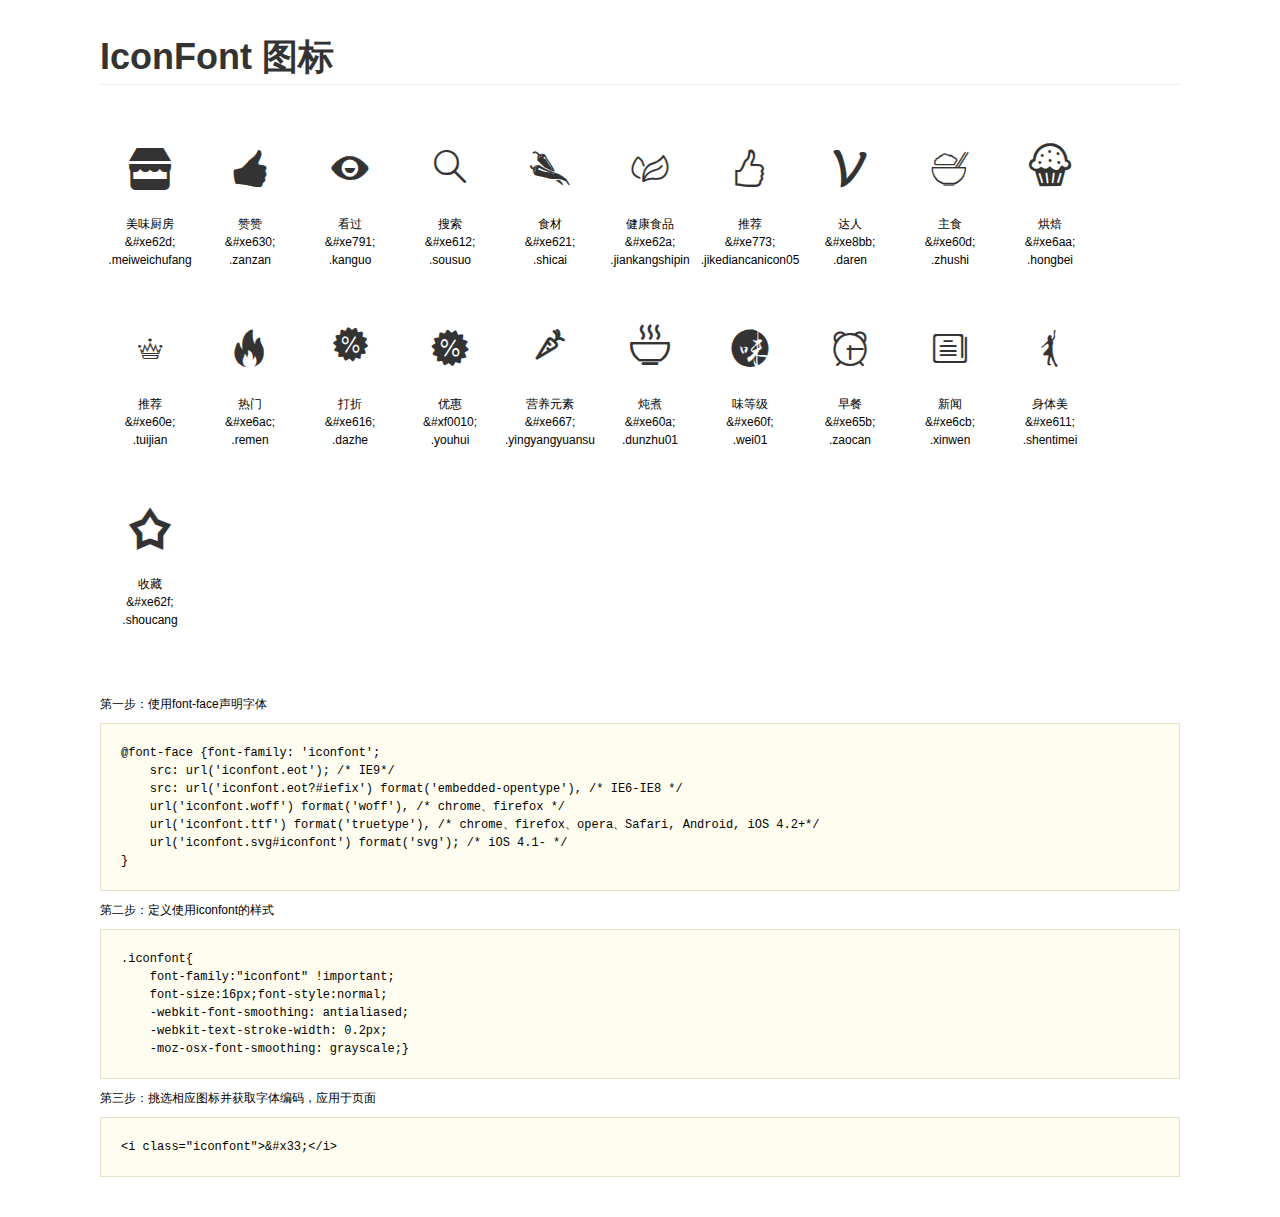
<file: font/demo.html>
<!DOCTYPE html>
<html>
<head>
    <meta charset="utf-8"/>
    <title>IconFont</title>
    <link rel="stylesheet" href="demo.css">
    <link rel="stylesheet" href="iconfont.css">
</head>
<body>
    <div class="main">
        <h1>IconFont 图标</h1>
        <ul class="icon_lists clear">
            
                <li>
                <i class="icon iconfont">&#xe62d;</i>
                    <div class="name">美味厨房</div>
                    <div class="code">&amp;#xe62d;</div>
                    <div class="fontclass">.meiweichufang</div>
                </li>
            
                <li>
                <i class="icon iconfont">&#xe630;</i>
                    <div class="name">赞赞</div>
                    <div class="code">&amp;#xe630;</div>
                    <div class="fontclass">.zanzan</div>
                </li>
            
                <li>
                <i class="icon iconfont">&#xe791;</i>
                    <div class="name">看过</div>
                    <div class="code">&amp;#xe791;</div>
                    <div class="fontclass">.kanguo</div>
                </li>
            
                <li>
                <i class="icon iconfont">&#xe612;</i>
                    <div class="name">搜索</div>
                    <div class="code">&amp;#xe612;</div>
                    <div class="fontclass">.sousuo</div>
                </li>
            
                <li>
                <i class="icon iconfont">&#xe621;</i>
                    <div class="name">食材</div>
                    <div class="code">&amp;#xe621;</div>
                    <div class="fontclass">.shicai</div>
                </li>
            
                <li>
                <i class="icon iconfont">&#xe62a;</i>
                    <div class="name">健康食品</div>
                    <div class="code">&amp;#xe62a;</div>
                    <div class="fontclass">.jiankangshipin</div>
                </li>
            
                <li>
                <i class="icon iconfont">&#xe773;</i>
                    <div class="name">推荐</div>
                    <div class="code">&amp;#xe773;</div>
                    <div class="fontclass">.jikediancanicon05</div>
                </li>
            
                <li>
                <i class="icon iconfont">&#xe8bb;</i>
                    <div class="name">达人</div>
                    <div class="code">&amp;#xe8bb;</div>
                    <div class="fontclass">.daren</div>
                </li>
            
                <li>
                <i class="icon iconfont">&#xe60d;</i>
                    <div class="name">主食</div>
                    <div class="code">&amp;#xe60d;</div>
                    <div class="fontclass">.zhushi</div>
                </li>
            
                <li>
                <i class="icon iconfont">&#xe6aa;</i>
                    <div class="name">烘焙</div>
                    <div class="code">&amp;#xe6aa;</div>
                    <div class="fontclass">.hongbei</div>
                </li>
            
                <li>
                <i class="icon iconfont">&#xe60e;</i>
                    <div class="name">推荐</div>
                    <div class="code">&amp;#xe60e;</div>
                    <div class="fontclass">.tuijian</div>
                </li>
            
                <li>
                <i class="icon iconfont">&#xe6ac;</i>
                    <div class="name">热门</div>
                    <div class="code">&amp;#xe6ac;</div>
                    <div class="fontclass">.remen</div>
                </li>
            
                <li>
                <i class="icon iconfont">&#xe616;</i>
                    <div class="name">打折</div>
                    <div class="code">&amp;#xe616;</div>
                    <div class="fontclass">.dazhe</div>
                </li>
            
                <li>
                <i class="icon iconfont">&#xf0010;</i>
                    <div class="name">优惠</div>
                    <div class="code">&amp;#xf0010;</div>
                    <div class="fontclass">.youhui</div>
                </li>
            
                <li>
                <i class="icon iconfont">&#xe667;</i>
                    <div class="name">营养元素</div>
                    <div class="code">&amp;#xe667;</div>
                    <div class="fontclass">.yingyangyuansu</div>
                </li>
            
                <li>
                <i class="icon iconfont">&#xe60a;</i>
                    <div class="name">炖煮</div>
                    <div class="code">&amp;#xe60a;</div>
                    <div class="fontclass">.dunzhu01</div>
                </li>
            
                <li>
                <i class="icon iconfont">&#xe60f;</i>
                    <div class="name">味等级</div>
                    <div class="code">&amp;#xe60f;</div>
                    <div class="fontclass">.wei01</div>
                </li>
            
                <li>
                <i class="icon iconfont">&#xe65b;</i>
                    <div class="name">早餐</div>
                    <div class="code">&amp;#xe65b;</div>
                    <div class="fontclass">.zaocan</div>
                </li>
            
                <li>
                <i class="icon iconfont">&#xe6cb;</i>
                    <div class="name">新闻</div>
                    <div class="code">&amp;#xe6cb;</div>
                    <div class="fontclass">.xinwen</div>
                </li>
            
                <li>
                <i class="icon iconfont">&#xe611;</i>
                    <div class="name">身体美</div>
                    <div class="code">&amp;#xe611;</div>
                    <div class="fontclass">.shentimei</div>
                </li>
            
                <li>
                <i class="icon iconfont">&#xe62f;</i>
                    <div class="name">收藏</div>
                    <div class="code">&amp;#xe62f;</div>
                    <div class="fontclass">.shoucang</div>
                </li>
            
        </ul>


        <div class="helps">
            第一步：使用font-face声明字体
            <pre>
@font-face {font-family: 'iconfont';
    src: url('iconfont.eot'); /* IE9*/
    src: url('iconfont.eot?#iefix') format('embedded-opentype'), /* IE6-IE8 */
    url('iconfont.woff') format('woff'), /* chrome、firefox */
    url('iconfont.ttf') format('truetype'), /* chrome、firefox、opera、Safari, Android, iOS 4.2+*/
    url('iconfont.svg#iconfont') format('svg'); /* iOS 4.1- */
}
</pre>
第二步：定义使用iconfont的样式
            <pre>
.iconfont{
    font-family:"iconfont" !important;
    font-size:16px;font-style:normal;
    -webkit-font-smoothing: antialiased;
    -webkit-text-stroke-width: 0.2px;
    -moz-osx-font-smoothing: grayscale;}
</pre>
第三步：挑选相应图标并获取字体编码，应用于页面
<pre>
&lt;i class="iconfont"&gt;&amp;#x33;&lt;/i&gt;
</pre>
        </div>

    </div>
</body>
</html>
</file>
<file: css/index.css>
* { margin: 0; padding: 0 }
body { font: 12px/1 "宋体", "Microsoft Yahei", arial, simhei }
img, fieldset { border: 0; vertical-align: middle }
a { text-decoration: none }
.clear:after { content: ""; clear: both; display: block; height: 0; overflow: hidden }
.fl { float: left }
.fr { float: right }
ul li { list-style: none; }
#share {position:fixed;_position:absolute;_top:expression(eval(document.documentElement.scrollTop+document.documentElement.clientHeight)-34+"px");bottom:34px;left:95%;width:30px;zoom:1;}
#share a{background:url(../images/share.png); background-repeat:no-repeat; display:block; width:30px; height:30px; margin-bottom:2px; overflow:hidden; text-indent:-999px;-webkit-transition: all 0.2s ease-in-out;-moz-transition: all 0.2s ease-in-out;-o-transition: all 0.2s ease-in-out;-ms-transition: all 0.2s ease-in-out;transition: all 0.2s ease-in-out;}
#share a{}
#share .sina {background-position:0 0; position:absolute; bottom:32px;}
#share a.sina:hover { background-position:-30px 0;}
#share .tencent { background-position:0 -30px; position:absolute; bottom:0;}
#share a.tencent:hover { background-position:-30px -30px;}
#share a#totop{background-position:0 -120px;position:absolute;bottom:64px;cursor:pointer;}
#share a#totop:hover {background-position:-30px -120px;}

/*以上是通用样式*/

#index_navbg { width: 100%; min-width: 1200px; background: #D61C1C; }
#index_navtop{ width:880px; margin:auto; padding:10px 0; position:relative; }
#index_navtop>a{width:200px; display:block; float:left;}
.nav_login{width:100px;text-align:center; font-size:12px; position:absolute; top:50px; right:-25px;}
.nav_login>a{ color:#FFF;}
.nav_login>a:hover{color:#FED261;}
.nav_loginrt{position:absolute; top:40px; width:110px; right:-125px;}
#index_nav { width: 840px; height: 50px; line-height: 50px; text-align: center; font-size: 14px; position: relative; background: #D61C1C; margin: auto;}
.nav-main { width: 100%; height: 100%; list-style-type: none; }
.nav-main>li { width: 120px; height: 100%; display: block; float: left; background: #D61C1C; color: #fff; margin-right: 1px; cursor: pointer; position:relative;}
.nav-main>li>a{color:#FFF;}
.nav-main>li.line {background:#FFB415; position: absolute; top:0px; width:120px; height:3px; z-index:999; }
.nav-main>li:hover { background: #D61C1C; }
.nav-main>li>span{ position:absolute; right:20px; bottom:2px;-webkit-transition:all .3s ease-in; -moz-transition:all .3s ease-in; -ms-transition:all .3s ease-in; -o-transition:all .3s ease-in;}
.nav-main>li:hover span{-webkit-transform:rotate(-180deg);-webkit-transition:all .3s ease-in;-moz-transition:all .3s ease-in; -ms-transition:all .3s ease-in; -o-transition:all .3s ease-in;}
.nav_hidden { width: 118px; border: 1px solid #D61C1C; border-top: 0; position: absolute; display: none; background: #fff; top:35px;z-index:999; }
.nav_hidden>ul { list-style-type: none; color: #D61C1C; cursor: pointer; position:relative; z-index:999;  }
.nav_hidden li{position:relative; z-index:999;}
.nav_hidden li:hover { background: #D61C1C; color: #fff; }
.nav_hidden-index { left: 121px; }
.nav_hidden-us { left: 242px; }
.nav_hidden-info { left: 363px; }
.nav_hidden-last { left: 485px; }
.nav_iput{ float:right; position:relative; margin-right:100px; margin-top:-39px;}
.nav_iput>button{width:40px; height:26px; font-size:12px; background:#FF2F17; border:none; color:#FFF; cursor:pointer; position:absolute; right:1px; top:1px;}
.nav_iput>button:hover{background:#FF6A6A;}
.nav_input{width:180px; font-size:8px; padding-left:5px; border:1px solid #FFF; height:26px; border-radius:2px;}
							
							/*以上是nav样式*/
.index_topbg{width:100%;  min-width:1200px; padding-top:30px; padding-bottom:30px;}							
.index_top{width:1000px; margin:auto; position:relative;}							
.index_topleft { width: 186px; height: 306px; background: #fff7f0; border: solid #D61C1C 2px; overflow: visible; float:left;}
.index_topleft h3 { z-index: 998; position: relative; margin-left: -10px; }
.index_topleft h3 a:hover { color: #D61C1C; }
.index_topleftlist { width: 186px; height: 60px; border-top: 1px solid #FFF; background:#FAFAFA; }
.index_tpltmain { position: relative;width: 186px; display: block;  }
.index_tpltmain ul { position: absolute; top: 34px; z-index: 998; }
.index_tpltmain ul li { float: left; font-size: 10px; color: #666; margin-left: 18px; z-index: 999 }
.index_tpltmain ul li a { color: #666; }
.index_tpltmain ul li a:hover { color: #F90; }
.index_tpltmainsp { width: 184px; height: 60px; border: 2px solid #D61C1C; position: absolute; top: -1px; z-index: 997; border-left: 2px solid #D61C1C; border-right: 2px solid #fff7f0; display: none; }
.index_tpltmain:hover .index_tpltmainsp { display: block; }
.index_tpltmain h3 { width: 157px; height: 60px; padding-left: 28px; font-weight: normal; line-height: 36px;}
.index_tpltmain_wrap p { color: #999999; margin-top:10px;}
.index_tpltmain>h3>a>span{ color:#FF3E3E;}
.index_tpltmain>h3>a>em{position:absolute; right:5px; font-style:normal;}
.index_tpltmain h3 a { color: #666666; font-size: 14px; font-family: "宋体"; }
.index_tpltmain h3 a:hover { text-decoration: none; }
.index_tpltmain_wrap { position: absolute; width: 478px; z-index: 99; border: 2px solid #D61C1C; background: #fff7f0; padding: 20px; display: none; border-left:none
;}
.index_tpltmain_wrapleft { width: 232px; padding-right: 20px; }
.index_tpltmain_wrapright { width: 185px; padding-left: 20px; border-left: 1px solid #eeeeee; }
.pos01 { left: 190px; top: 1px; z-index: 99; }
.pos02 { left: 190px; top: 36px; z-index: 99; }
.pos03 { left: 190px; top: 50px; z-index: 99; }
.pos04 { left: 190px; top: 40px; z-index: 99; }
.pos05 { left: 190px; top: 20px; z-index: 99; }
.pos06 { left: 190px; top: 20px; z-index: 99; }
.pos07 { left: 190px; bottom: -2px; z-index: 99; }
.index_tpltmain_wrap h2 { font-size: 16px; color: #333; font-weight: bold; }
.index_tpltmain_wrap h2 a { height: auto; line-height: 16px; color: #333; padding-left: 0; }
.index_tpltmain_wrap ul { border-top: 2px solid #c1c1c1; }
.index_tpltmain_wrap ul li { float: left; display: inline; margin-right: 15px; margin-top: 15px; white-space: nowrap; }
.index_tpltmain_wrap ul li a { padding-left: 30px; background: url(../images/indexSprite.png) no-repeat -8px -249px; color: #666666; display: inline-block; line-height: 18px; text-decoration: none; font-weight: bold; }
.index_tpltmain_wrap ul li a:hover { text-decoration: none; background-position: -8px -219px; color: #ff6600; }
#index_topmid { position: relative; width: 478px; height: 308px; overflow: hidden;  display: block; margin-left:5px;}
#index_topmid_bg { position: absolute; bottom: 0; height: 30px; filter: Alpha(Opacity=20); opacity: 0.2; z-index: 5; cursor: pointer; width: 478px; }
#index_topmid_info { position: absolute; bottom: 0; left: 5px; height: 22px; color: #fff; z-index: 20; cursor: pointer }
#index_topmid_text { position: absolute; width: 120px; z-index: 10; right: 3px; bottom: 3px; }
#index_topmid ul { position: absolute; list-style-type: none; filter: Alpha(Opacity=80); opacity: 0.8; z-index: 10; margin: 0; padding: 0; bottom: 3px; right: 5px; }
#index_topmid_list{height:330px;}
#index_topmid_list>a>img{ height:320px;}
#index_topmid ul li { width: 15px; height: 15px; float: left; display: block; background: #FC3; cursor: pointer; border-radius: 50%; text-align: center; line-height: 20px; margin-right: 5px; color: #FC3; font-size: 9px; }
#index_topmid ul li.on { background: #D61C1C; text-align: center; line-height: 20px; color: #D61C1C; }
#index_topmid_list a { position: absolute; }
.idxtop_mainright { width: 300px; height: 310px; margin-left: 18px; }
.idxtop_mainright>h3 { margin-top: 8px; font-size: 22px; }
.idxtop_mainright>h3 a { color: #D61C1C; }
.idxtop_mainright>h3 a span { opacity: 0; filter: Alpha(opacity=0) }
.idxtop_mainright>h3 a:hover span { opacity: 1; filter: Alpha(opacity=100) }
.idxtop_mainright>p { height: 60px; overflow: hidden; line-height: 30px; text-indent: 2em; margin-top: 15px; }
.idxtop_mainright>p a { color: #666; }
.idxtop_mainright>p a:hover { color:#FE7770; }
/*以上是TOP样式*/

.idx_maintop { width: 100%; height: 500px; background: #FFE9C8; padding-top: 60px;min-width:1200px; }
.idx_maintop>h2 { width: 160px; height: 50px; line-height: 50px; text-align: center; font-size: 36px; margin: auto; font-weight: bold; }
.idx_maintop>h3 { width: 500px; height: 30px; margin: auto; border-bottom: 3px solid #D61C1C; font-size: 20px; text-align: center;}
.idx_mainzs { width: 980px; margin: 0 auto; position: relative; overflow: hidden; margin-top: 20px; }
.idx_mainzslist { width: 980px; height: 320px; overflow: hidden; position: relative; }
.idx_mainzspic { height: 320px; position: absolute; left: 0px; top: 0px }
.idx_mainzspic li { background: #FDFDFD; margin-right: 20px; padding: 5px; float: left; height: 320px; position: relative; overflow: hidden; }
.idx_mainzspic li span { width: 500px; height: 300px; text-align: center; line-height: 300px; background: rgba(255,102,102,.5); position: absolute; top: -20px; right:-700px; -webkit-transition: all .3s ease-in; -moz-transition: all .3s ease-in; -ms-transition: all .3s ease-in; -o-transition: all .3s ease-in; -webkit-transform: skew(-45deg); -moz-transform: skew(-45deg); -ms-transform: skew(-45deg); -o-transform: skew(-45deg); }
.idx_mainzspic li span a { width: 500px; height: 300px; display: block; }
.idx_mainzspic li:hover span { -webkit-transition: all .3s ease-in; -moz-transition: all .3s ease-in; -ms-transition: all .3s ease-in; -o-transition: all .3s ease-in; right: -150px; }
.idx_mainzspic li>h6 { text-align: center; margin-top: 15px; }
.idx_mainzspic li>h6 a { font-size: 14px; color: #333; }
.idx_mainzspic li>h6 a:hover { color: #F85701; }
.idx_mainzspic li>a>span{color:#FFF; font-size:20px;}
.idx_swaplist { position: absolute; left: -3000px; top: 0px }
.og_prev, .og_next { width: 30px; height: 50px; background: url(../images/idx_mainicon.png) no-repeat; background: url(../images/icon_ie6.png) no-repeat\9; position: absolute; top: 90px; z-index: 99; cursor: pointer; filter: alpha(opacity=70); opacity: 0.7; }
.og_prev { background-position: 0 -60px; left: 4px; }
.og_next { background-position: 0 0; right: 4px; }
/*以上是展示样式*/

.idx_mainmid { width: 100%; background: #FFF3DD; padding-top: 30px; height: 820px; min-width:1200px;}
.idx_mainmid>h2 { width: 160px; height: 50px; line-height: 50px; text-align: center; font-size: 36px; margin: auto; font-weight: bold; margin-top:50px;}
.idx_mainmid>h3 { width: 800px; height: 30px; margin: auto; border-bottom: 3px solid #D61C1C; font-size: 20px; text-align: center; }
.idx_maintj { width: 1000px; height: 300px; margin: 0 auto; margin-top: 15px; }
.idx_maintj .idx_tjlist { width: 100%; height: 28px; padding: 10px 0; display: block; }
.idx_maintj .idx_tjlist .more { position: relative; top: 6px; float: right; font-style: normal; }
.idx_maintj .idx_tjlist .more>a { color: #555; font: 14px/24px "微软雅黑"; }
.idx_maintj .idx_tjlist>a { color: #555; font: 18px/26px "微软雅黑"; float: left; padding-right: 20px; }
.idx_maintj .idx_tjlist>ul>li { font: 14px/22px "微软雅黑"; color: #555; padding: 1px 10px; margin: 4px 10px 0; border-radius: 12px; float: left; cursor: pointer; }
.idx_maintj .idx_tjlist>ul>li:hover { color: #f66; border: 1px solid #D61C1C; padding: 0 9px; }
.idx_maintj .idx_tjlist>ul>li.on { color: #fff; background: #D61C1C; }
.idx_tjtab { width: 1000px; height: 260px; overflow: hidden;}
.idx_tjtab li { width: 240px; height: 260px; margin-right: 10px; overflow: hidden; position: relative; float: left; }
.idx_tjtab li>a { display: block; width: 100%; background-color: #444; }
.idx_tjtab li .pic_add { height: 200px; width: 100%; overflow: hidden; }
.idx_tjtab li .pic_add img { width: 100%; display: block; position: relative; bottom: 0; transition: all .5s ease-out; }
.idx_tjtab li:hover a .pic_add img { -webkit-transform: scale(1.1); transition: all .5s ease-out; }
.idx_tjtab li .scale_tour { padding: 5px; background: #f7f7f7; border-bottom: 1px solid #ccc; margin-bottom: 1px; }
.idx_tjtab li .scale_tour p { color: #555; font: 14px/30px "微软雅黑"; }
.idx_tjtab li .scale_tour a { color: #999; }
.idx_tjtab li .scale_tour a:hover { color: #F90; }
.idx_tjtab li:hover .scale_tour { border-bottom: 2px solid #f66; margin-bottom: 0; }
/*以上是推荐样式*/
.idx_shucaibg { width: 100%; background: #FFE9C8; height: 600px; padding-top: 50px; height: 560px; min-width:1200px;}
.idx_shucai>h2 { width: 160px; height: 50px; line-height: 50px; text-align: center; font-size: 36px; margin: auto; font-weight: bold; }
.idx_shucai>h3 { width: 800px; height: 30px; margin: auto; border-bottom: 3px solid #D61C1C; font-size: 20px; text-align: center; }
.idx_scmain { width: 1000px; margin: auto; height: 400px; margin-top: 30px; }
.idx_scmain>li { width: 135px; height: 190px; float: left; margin-right: 30px; margin-top: 10px; }
.idx_scmain>li>a { display: block; text-align: center; font-size: 16px; line-height: 40px; color: #F63; }
.idx_scmain>li:hover a{color:#FDA468;}
.idx_scmain>li>img { width: 135px; height: 150px; }
/*以上是时令食材样式*/

.idx_mainjhbg { width: 100%; background: #FFF3DD; padding-top: 30px; height: 560px;min-width:1200px; }
.idx_mainjhbg>h2 { width: 160px; height: 50px; line-height: 50px; text-align: center; font-size: 36px; margin: auto; font-weight: bold; }
.idx_mainjhbg>h3 { width: 500px; height: 30px; margin: auto; border-bottom: 3px solid #D61C1C; font-size: 20px; text-align: center; }
#idx_mainjh { width: 1000px; height: 400px; overflow: hidden; margin: auto; position: relative; background: url('../images/licbg.png') left 340px repeat-x; margin-top: 20px; }
#idx_jhnav { width: 1120px; overflow: hidden; margin-top: 20px; }
#idx_jhnav li { float: left; width: 94px; height: 90px; font-size: 16px; text-align: center; }
#idx_jhnav a { color: #713611; width: 94px; height: 90px; line-height: 130px; display: block; }
#idx_jhnav .selected { font-size: 18px; font-weight: bold; background: url(../images/licbgt.png) no-repeat center top; }
#idx_jhtit { width: 1000px; height: 300px; overflow: hidden; }
#idx_jhtit li { width: 1000px; height: 300px; list-style: none; float: left; }
#idx_jhtit li a { width: 400px; height: 300px; display: block; margin: auto; position: relative; }
#idx_jhtit li a span { width: 400px; height: 150px; background: rgba(225,225,225,.3); position: absolute; bottom: -80px; display: block; -webkit-transition: all .3s ease-in; -moz-transition: all .3s ease-in; -ms-transition: all .3s ease-in; -o-transition: all .3s ease-in; }
#idx_jhtit li a span>h3 { font-size: 22px; color:#FD5353; font-weight: bold; margin-left: 15px; margin-top: 10px; }
#idx_jhtit li a span>p { font-size: 14px; color: #333; line-height: 22px; margin-left: 15px; margin-top: 8px; overflow: hidden; }
#idx_jhtit li a:hover span { bottom: 0; -webkit-transition: all .3s ease-in; -moz-transition: all .3s ease-in; -ms-transition: all .3s ease-in; -o-transition: all .3s ease-in; }
#idx_jhtit li img { text-align: center; display: block; margin: 0 auto; }
#idx_jhnext, #idx_jhprev { position: absolute; font-size: 100px; font-family: "宋体"; top: 90px; width: 100px; height: 100px; text-align: center; line-height: 100px; overflow: hidden; color: #713611; }
#idx_jhnext { right: 50%; margin-right: -400px; }
#idx_jhprev { left: 50%; margin-left: -400px; }
#idx_jhnext.disabled, #idx_jhprev.disabled { opacity: 0.2; }
/*以上是三餐样式*/

.idx_mskbg { width: 100%; background: #FFE9C8; padding-top: 30px; height: 620px;min-width:1200px; }
.idx_mskbg>h2 { width: 160px; height: 50px; line-height: 50px; text-align: center; font-size: 36px; margin: auto; font-weight: bold; }
.idx_mskbg>h3 { width: 500px; height: 30px; margin: auto; border-bottom: 3px solid #D61C1C; font-size: 20px; text-align: center; }
.idx_mskmain { width: 1000px; margin: auto; margin-top: 20px; overflow: hidden; color: #999 }
.idx_mskmain>li { width: 470px; height: 200px; float: left; margin: 15px; background: #FFF; border-radius:5px;}
.idx_mskmain>li>img { width: 220px; height: 200px; float: left; }
.idx_mskright>li { height: 20px; width: 210px; font-size: 14px; margin-top: 8px; overflow: hidden;  font-size:10px; }
.idx_mskright>li>a { color:#FF2828; }
.idx_mskright>li>a:hover { color:#FCA774; }
.idx_mskright>li>h3 { font-size: 20px; }
.idx_mskright>li>h3>a { color: #F60; font-weight: bold; }
.idx_mskright>li>h3>a>span { font-size: 16px; padding: 10px; font-weight: normal; opacity: 0; filter: Alpha(opacity=0); -webkit-transition: all .3s ease-in; -moz-transition: all .3s ease-in; -o-transition: all .3s ease-in; }
.idx_mskright>li>h3>a:hover span { opacity: 1; filter: Alpha(opacity=100); -webkit-transition: all .3s ease-in; -moz-transition: all .3s ease-in; -o-transition: all .3s ease-in; }
.idx_mskbtm { width: 320px; height: 150px; margin: 15px auto; font-size: 50px; line-height: 150px; text-align: center; color: #D61C1C; }
.idx_mskbtm>a { color: #D61C1C; position: relative; display: block; }
.idx_mskbtm>a:hover { color: #F69; }
/*以上是美食客样式*/

.idx_btmbg { width: 100%; border-top: 3px solid #D61C1C; background: #f4f0ec; min-width: 1200px; }
.idx_btm { width: 1000px; margin: auto; }
.idx_btmnews { margin-top: 5px; }
.idx_btmnews li { height: 50px; line-height: 50px; color: #E94803; font-size: 30px; font-family: "黑体"; text-align: center; }
.idx_btmmain { width: 500px; margin: auto; text-align: center; }
.idx_btmmain li { float: left; padding: 10px; margin-right: 10px; text-align: center; }
.idx_btmmain li a { color: #666; }
.idx_btmmain li a:hover { color: #000; }
.idx_btm p { text-align: center; color: #666; line-height: 20px; }



                                  /*以上是首页样式*/

								 
.caipu_nav { width: 1000px; background:#FEEFDA; margin: auto; margin-top: 20px; }
.caipu_navlist { width: 240px; float: left; overflow: hidden; margin-right: 10px; height: 180px; }
.caipu_navlist>h2 { height: 32px; line-height: 32px; text-align: center; font-size: 18px; margin-top: 20px; }
.caipu_navlist>h2>a { color: #333; font-weight: bold; }
.caipu_navlist>h2>a:hover{text-decoration:underline;}
.caipu_navlist>ul>li { width: 60px; height: 28px; line-height: 28px; text-align: center; float: left; }
.caipu_navlist>ul>li>a { color: #666; }
.caipu_navlist>ul>li>a:hover { color:#FC5454; font-weight: bold; }
/*以上是菜谱导航样式*/

.caipu_main { width: 1000px; margin: auto; margin-top: 30px; }
.caipu_main>h3 { font-size: 26px; margin-top: 30px; }
.caipu_main>ul { margin-top: 0px; }
.caipu_main>ul>li { width: 312px; height: 300px; background: #FAFAFA; float: left; margin-right: 18px; overflow: hidden; margin-top: 30px; border-radius:3px; border:1px solid rgba(255,155,153,0);}
.caipu_main>ul>li:hover{border:1px solid rgba(255,155,153,1);}
.caipu_main>ul>li>a>img { display: block; width: 312px; height: 200px; }
.caipu_main>ul>li>h5>a { font-size: 20px; color: #111; line-height: 30px; margin-left: 10px; }
.caipu_main>ul>li>h5>a:hover { color: #F90; }
.caipu_main>ul>li>span>a { font-size: 14px; line-height: 30px; color: #333; margin-left: 10px; }
.caipu_main>ul>li>span>a:hover { color: #F90; }
.caipu_main>ul>li>h6>a { font-size: 8px; border: 1px solid #FC5441; color: #555; padding: 3px; border-radius: 10px; line-height: 36px; margin-left: 10px; font-weight:normal; }
.caipu_main>ul>li>h6>a:hover { color: #F90; }
/*以上是菜谱主要样式*/

.caipu_fenye { width: 1000px; margin: auto; margin-top: 30px; }
.pages { width: 720px; margin: 30px auto; }
.pages #Pagination { float: left; overflow: hidden; }
.pages #Pagination .pagination { height: 40px; text-align: right; font-family: \u5b8b\u4f53, Arial; }
.pages #Pagination .pagination a, .pages #Pagination .pagination span { float: left; display: inline; padding: 11px 13px; border: 1px solid #e6e6e6; border-right: none; background: #f6f6f6; color: #666666; font-family: \u5b8b\u4f53, Arial; font-size: 14px; cursor: pointer; }
.pages #Pagination .pagination .current { background: #ffac59; color: #fff; }
.pages #Pagination .pagination .prev, .pages #Pagination .pagination .next { float: left; padding: 11px 13px; border: 1px solid #e6e6e6; background: #f6f6f6; color: #666666; cursor: pointer; }
.pages #Pagination .pagination .prev i, .pages #Pagination .pagination .next i { display: inline-block; width: 4px; height: 11px; margin-right: 5px; background: url(../images/caipi_fenye.png) no-repeat; }
.pages #Pagination .pagination .prev { border-right: none; }
.pages #Pagination .pagination .prev i { background-position: -144px -1px; *background-position: -144px -4px;
}
.pages #Pagination .pagination .next i { background-position: -156px -1px; *background-position: -156px -4px;
}
.pages #Pagination .pagination .pagination-break { padding: 11px 5px; border: none; border-left: 1px solid #e6e6e6; background: none; cursor: default; }
.pages .searchPage { float: left; padding: 8px 0; }
.pages .searchPage .page-sum { padding: 11px 13px; color: #999999; font-family: \u5b8b\u4f53, Arial; font-size: 14px; }
.pages .searchPage .page-go { padding: 8px 0; color: #999999; font-family: \u5b8b\u4f53, Arial; font-size: 14px; padding: 10px 0\9; *padding: 6px 0;
}
.pages .searchPage .page-go input { width: 21px; height: 20px; margin: 0 5px; padding-left: 5px; border: 1px solid #e4e4e4; }
.pages .searchPage .page-btn { margin: 9px 0 5px 5px; padding: 2px 5px; background: #ffac59; border-radius: 2px; color: #ffffff; font-family: Arial, 'Microsoft YaHei'; font-size: 14px; text-decoration: none; }  





                              /*以上是菜谱样式*/
							  
							  
							  
							  
							  
										
.shcai_sousuo { width: 1000px; height: 60px; margin: auto; margin-top: 10px; position: relative; background: #FAE8C8; }
#scipt { width: 200px; height: 26px; padding-left: 5px; position: absolute; top: 15px; left: 335px; }
#scbtn { width: 50px; height: 30px; background: #D61C1C; color: #fff; border: none; font-size: 14px; position: absolute; top: 15px; left: 542px; cursor: pointer; }
.sc_nav { width: 1000px; background: #FCFCFC; margin: auto; margin-top: 20px; }
.sc_nav>li { width: 310px; float: left; margin-right: 10px; height: 150px; margin-top: 15px; padding-left: 10px; border-bottom: 1px solid #FFF; border-right: 1px solid #FFF; }
.sc_nav>li>h2 { margin-top: 15px; font-size: 26px; line-height: 30px; text-align: center; }
.sc_nav>li>h2>a { color: #CA6704; }
.sc_nav>li>h2>a:hover { color: #F90; }
.sc_navlist { margin-top: 15px; }
.sc_navlist>li { width: 90px; height: 30px; text-align: center; line-height: 30px; float: left; }
.sc_navlist>li>a { color: #666; }
.sc_navlist>li>a:hover { color: #F93; text-decoration: underline; }
/*以上是食材导航样式*/

.sc_main { width: 1000px; margin: auto; margin-top: 30px; }
.sc_main>h2 { color: #CA6704; font-size: 30px; text-align: center; margin-top: 30px; }
.sc_main>h3 { color: #666; font-size: 26px; text-align: center; margin-top: 10px; }
.sc_mainlist { width: 1000px; margin: auto; margin-top: 20px; }
.sc_mainlist>li { width: 230px; height: 360px; background: #F6F6F6; float: left; margin-top: 30px; margin-right: 20px; overflow: hidden; position:relative; }
.sc_mainlist>li>span{display:block; position:absolute; top:0; right:-230px;width: 230px; height: 230px; background:rgba(255,165,5,.5); -webkit-transition:all .3s ease-in; -moz-transition:all .3s ease-in; -ms-transition:all .3s ease-in; -o-transition:all .3s ease-in; text-align:center; line-height:230px; color:#FFF; font-size:26px; }
.sc_mainlist>li>span>a{color:#FFF;display:block;}
.sc_mainlist>li:hover span{position:absolutel; right:0;-webkit-transition:all .3s ease-in;-moz-transition:all .3s ease-in; -ms-transition:all .3s ease-in; -o-transition:all .3s ease-in;}
.sc_mainlist>li>a>img { width: 230px; height: 230px; display: block; }
.sc_mainlist>li>h5 { margin-left: 15px; margin-top: 15px; font-size: 16px; font-weight: bold; }
.sc_mainlist>li>h5>a { color: #333; }
.sc_mainlist>li>h5>a:hover { color: #CA6704; }
.sc_mainlist>li>p { margin-left: 15px; margin-top: 15px; font-size: 12px; text-overflow: ellipsis; display: -webkit-box; -webkit-line-clamp: 2; -webkit-box-orient: vertical; overflow: hidden; height: 78px; line-height: 16px; text-indent: 2em; }
.sc_mainlist>li>p>a { color: #666; }
.sc_mainlist>li>p>a:hover { text-decoration: underline; }
.sc_mainbtm { width: 1000px; text-align: center; margin: 30px auto; font-size: 20px; background: #F5F5F5; line-height: 30px; }
.sc_mainbtm>a { color: #CA6704; }
/*以上是食材样式*/
										
.jk_nav { width: 1000px; margin: 20px auto; background:background:#FAFAFA; }
.jk_nav>h2 { width: 200px; height: 60px; text-align: center; line-height: 60px; color: #DB4302; font-size: 20px; }
.jk_navlist { width: 800px; height: 60px; }
.jk_navlist>li { width: 120px; height: 60px; float: left; line-height: 60px; }
.jk_navlist>li>a { color: #666; }
.jk_navlist>li>a:hover { color: #333; }
/*以上是健康导航样式*/

.jk_main { width: 1000px; margin: 20px auto; background:background:#FAFAFA; padding-top: 15px; }
.jk_main>h3 { text-align: center; font-size: 26px; line-height: 30px; margin: 10px auto; }
.jk_mainlist { width: 1000px; margin: 10px auto; }
.jk_mainlist>li { width: 312px; height: 300px; margin-right: 15px; float: left; background: background:#FAFAFA; margin-top: 10px; }
.jk_mainlist>li>a>img { width: 312px; height: 200px; display: block; }
.jk_mainlist>li>h3 { margin-left: 10px; margin-top: 20px; font-size: 20px; }
.jk_mainlist>li>h3>a { color: #333; }
.jk_mainlist>li>h3>a:hover { color: #CA6704; }
.jk_mainlist>li>h5 { margin-left: 10px; margin-top: 20px; font-size: 16px; }
.jk_mainlist>li>h5>a { color: #666; }
.jk_mainlist>li>h5>a:hover { color: #CA6704; }
/*以上是健康食谱样式*/

.jk_news { width: 1000px; margin: 30px auto; }
.jk_news>h3 { text-align: center; font-size: 26px; line-height: 30px; }
.jk_newslist { width: 1000px; margin: 20px auto; }
.jk_newslist>li { width: 230px; height: 280px; background:#FAFAFA; float: left; margin-top: 20px; margin-right: 20px; overflow: hidden; }
.jk_newslist>li>img { width: 230px; height: 230px; display: block; }
.jk_newslist>li>p { height: 30px; overflow: hidden; margin: 10px auto; line-height: 18px; font-size: 12px; text-align: center; }
.jk_newslist>li>p>a { color: #333; }
.jk_newslist>li>p>a:hover { color: #CA6704; }
/*以上是健康新闻样式*/

.jk_cs { width: 1000px; margin: 20px auto; background: #F9F9F9; padding-top: 20px; }
.jk_cs>h3 { text-align: center; font-size: 26px; line-height: 30px; margin: 10px 0; }
.jk_cs li { height: 20px; line-height: 20px; width: 480px; float: left; margin: 10px; font-size: 16px }
.jk_cs li>a { color: #666; }
.jk_cs li>a:hover { color: #CA6704; text-decoration: underline; }
.jk_cs>h5 { width: 1000px; text-align: center; font-size: 20px; background: #F9F9F9; ; line-height: 60px; }
.jk_cs>h5>a { color: #333; }
.jk_cs>h5>a:hover { color: #CA6704; }
/*以上是常识样式*/



									/*以上是健康样式*/
									
									
									
.msdr_main { width: 100%; background: #F9EBC1; min-width:1200px;}
.msdr_top { width: 1000px; margin: auto; background: #F9EBC1; padding-top: 20px; }
.msdr_top>h2 { font-size: 30px; text-align: center; line-height: 30px; color: #333; margin-top: 30px; }
.msdr_top>li { width: 312px; margin: 30px 15px 0 0; float: left; height: 425px; background: #FAFAFA; }
.msdr_top>li .toplist { width: 312px; height: 100px; background: #6BDDFA; position: relative; }
.msdr_top>li .toplist>img { position: absolute; border-radius: 50%; border: 3px solid #FFF; top: 15px; left: 15px; }
.msdr_top>li .toplist>h6 { position: absolute; top: 30px; left: 150px; font-size: 16px; }
.msdr_top>li .toplist>h6>a { color: #FFF; }
.msdr_top>li .toplist>h6:hover a { color: #F63; }
.msdr_top>li .toplist>h6>span{color:#FF5846;}
.msdr_top>li .toplist>span { width: 40px; height: 15px; background: #FA491D; font-size: 14px; padding: 5px; position: absolute; left: 180px; top: 60px; }
.msdr_top>li .toplist>span:hover{background:#F77;}
.msdr_top>li .toplist>span:hover a { color: #FF9; }
.msdr_top>li .toplist>span>a { width: 50px; height: 25px; display: block; color: #FFF; }
.msdr_top>li>P { width: 312px; height: 80px; background: #FAFAFA; line-height: 80px; font-size: 14px; text-align: center; }
.msdr_top>li>ul>li>h3 { background: #FAFAFA; line-height: 50px; padding: 0 30px; font-weight: normal; }
.msdr_top>li>ul>li>h6 { background: #FAFAFA; line-height: 50px; margin-top: -50px; padding: 0 30px; font-weight: normal; }
.msdr_top>li>ul>li>h3>a { color: #333; }
.msdr_top>li>ul>li>h3>a:hover { color: #FA491D; }
.msdr_top>li>ul>li>h6>a { color: #333; }
.msdr_top>li>ul>li>h6>a:hover { color: #FA491D; }

/*以上是内容TOP样式*/

.msdr_mid{ width:1000px; margin:auto;}
.msdr_mid>h2 { font-size: 30px; text-align: center; line-height: 30px; color: #333; margin-top: 30px; }
.msdr_mid>ul>li>h3 { background: #FCFCFC; width: 312px; line-height: 60px; margin-top: 30px; text-align: center; font-size: 18px; }
.msdr_mid>ul>li { float: left; padding-bottom: 20px; }
.msdr_midlist { float: left; }
.msdr_midlist>li { width: 312px; margin-right: 15px; background: #FFF; height: 70px; }
.msdr_midlist>li>img { border-radius: 50%; border: 2px solid #FFF; float: left; margin-left: 15px;  }
.msdr_midlist>li>a { display: block; float: left; line-height: 60px; color: #333; font-size: 16px; margin-left: 20px; }
.msdr_midlist>li>a:hover { color: #CA6704; text-decoration: underline; }
.msdr_midlist>li>a>span{color:#FF8380;}
.msdr_midlist>li>span { width: 50px; height: 22px; background: #FA491D; display: block; float: right; text-align: center; line-height: 22px; margin-right: 30px; margin-top: 20px; }
.msdr_midlist>li>span:hover{background:#FE827E;}
.msdr_midlist>li>span>a { display: block; color: #FFF; }
/*以上是内容mid样式*/

.msdr_btm { width: 1000px; margin: auto; background: #F9EBC1; height: 900px; }
.msdr_btm>h2 { font-size: 30px; text-align: center; line-height: 30px; color: #333; margin-top: 30px; }
.msdr_btm>li { width: 312px; height: 360px; background: #FFF; float: left; margin-right: 15px; margin-top: 30px; position: relative; }
.msdr_btm>li>a>img{width:312px; height:300px;}
.msdr_btm>li>h5>a>span{ color:#FB7364;}
.msdr_btm>li>h6 { margin: 20px 0 0 15px; font-size: 16px; }
.msdr_btm>li>h6>a { color: #333; }
.msdr_btm>li>h6>a:hover { color: #F60; }
.msdr_btm>li>span { border-radius: 50%; border: 1px solid #FFF; overflow: hidden; width: 60px; height: 60px; display: block; position: absolute; right: 10px; bottom: 30px; -webkit-transition:all .3s ease-out; -moz-transition:all .3s ease-out; -ms-transition:all .3s ease-out; -o-transition:all .3s ease-out;}
.msdr_btm>li:hover span{-webkit-transform:rotate(360deg); -moz-transform:rotate(360deg); -ms-transform:rotate(360deg); -o-transform:rotate(360deg); -webkit-transition:all .3s ease-out; -moz-transition:all .3s ease-out; -ms-transition:all .3s ease-out; -o-transition:all .3s ease-out;}
.msdr_btm>li>h5 { position: absolute; right: 15px; bottom: 10px; font-weight: normal; }
.msdr_btm>li>h5>a { color: #666; }
.msdr_btm>li>h5>a:hover { color: #F60; }
/*以上是btm样式*/




						   			/*以上是美食达人样式*/
									
									
									
						   
.cd_bg { width: 100%; background: #FFF7E6; padding-top: 30px; min-width:1200px;}
.cd_bg>h1 { text-align: center; line-height: 60px; font-size: 38px; color: #333; margin-top: 30px; }
.cd_nav { width: 1000px; margin: auto; background: #FFF7E6; height: 150px; }
.cd_nav>ul { padding-left: 30px; }
.cd_nav>ul>li { float: left; width: 150px; margin-top: 40px; font-size: 14px; }
.cd_nav>ul>li>a { color: #666; }
.cd_nav>ul>li>a:hover { color: #F9782B; }
.cd_bookimg>img{width:305px; height:165px;}
.booklet { -moz-box-shadow: 0px 0px 1px #fff; -webkit-box-shadow: 0px 0px 1px #fff; box-shadow: 0px 0px 1px #fff; -moz-border-radius: 10px; -webkit-border-radius: 10px; border-radius: 10px; }
.booklet .b-wrap-left { background: #fff url(../images/left_bg.jpg) no-repeat top left; -webkit-border-top-left-radius: 10px; -webkit-border-bottom-left-radius: 10px; -moz-border-radius-topleft: 10px; -moz-border-radius-bottomleft: 10px; border-top-left-radius: 10px; border-bottom-left-radius: 10px; }
.booklet .b-wrap-right { background: #efefef url(../images/right_bg.jpg) no-repeat top left; -webkit-border-top-right-radius: 10px; -webkit-border-bottom-right-radius: 10px; -moz-border-radius-topright: 10px; -moz-border-radius-bottomright: 10px; border-top-right-radius: 10px; border-bottom-right-radius: 10px; }
.booklet .b-counter { bottom: 10px; position: absolute; display: block; width: 90%; height: 20px; border-top: 1px solid #ddd; color: #222; text-align: center; font-size: 12px; padding: 5px 0 0; background: transparent; -moz-box-shadow: 0px -1px 1px #fff; -webkit-box-shadow: 0px -1px 1px #fff; box-shadow: 0px -1px 1px #fff; opacity: 0.8; }
.book_wrapper { margin: 0 auto; padding-top: 50px; width: 905px; height: 540px; position: relative; background: transparent url(../images/bg.png) no-repeat 9px 27px; }
.book_wrapper h1 { color: #13386a; margin: 5px 5px 5px 15px; font-size: 26px; background: transparent url(../images/h1.png) no-repeat bottom left; padding-bottom: 7px; }
.book_wrapper p { font-size: 14px; margin: 5px 5px 5px 15px; line-height: 20px; text-indent: 2em; }
.book_wrapper a.article, .book_wrapper a.demo { background: transparent url(../images/circle.png) no-repeat 50% 0px; display: block; width: 95px; height: 41px; text-decoration: none; outline: none; font-size: 16px; color:#FC5C41; float: left; line-height: 41px; padding-left: 47px; }
.book_wrapper a.demo { margin-left: 50px; color: #FC0; font-weight: bold; }
.book_wrapper a.article:hover, .book_wrapper a.demo:hover { background-position: 50% -41px; color: #13386a; }
.book_wrapper img { margin: 10px 0px 5px 35px; width: 300px; padding: 4px; border: 1px solid #ddd; -moz-box-shadow: 1px 1px 1px #fff; -webkit-box-shadow: 1px 1px 1px #fff; box-shadow: 1px 1px 1px #fff; }
.booklet .b-wrap-right img { border: 1px solid #E6E3C2; }
a#next_page_button, a#prev_page_button { display: none; position: absolute; width: 41px; height: 40px; cursor: pointer; margin-top: -20px; top: 50%; background: transparent url(../images/buttons.png) no-repeat 0px -40px; }
a#prev_page_button { left: -30px; }
a#next_page_button { right: -30px; background-position: -41px -40px; }
a#next_page_button:hover { background-position: -41px 0px; }
a#prev_page_button:hover { background-position: 0px 0px; }
.loading { width: 160px; height: 56px; position: absolute; top: 50%; margin-top: -28px; right: 135px; line-height: 56px; color: #fff; padding-left: 60px; font-size: 15px; background: #000 url(../images/ajax-loader.gif) no-repeat 10px 50%; opacity: 0.7; z-index: 9999; -moz-border-radius: 20px; -webkit-border-radius: 20px; border-radius: 20px;  filter:progid:DXImageTransform.Microsoft.Alpha(opacity=70);
}
.booklet { width: 800px; height: 600px; position: relative; /*background:#fff;*/ margin: 0 auto 10px; }
.booklet .b-page { left: 0; top: 0; position: absolute; overflow: hidden; padding: 0; }
.booklet .b-pN { }
.booklet .b-p0 { }
.booklet .b-p1 { }
.booklet .b-p2 { }
.booklet .b-p3 { }
.booklet .b-p4 { }
/*.booklet .b-load  {display:none;}*/
   
   	/* Page Wrappers */
.booklet .b-wrap { top: 0; position: absolute; }
.booklet .b-wrap-left { background: #fff; }
.booklet .b-wrap-right { background: #efefef; }
.booklet .b-pN .b-wrap,  .booklet .b-p1 .b-wrap,  .booklet .b-p2 .b-wrap,  .booklet .b-p3 .b-wrap,  .booklet .b-p4 .b-wrap { left: 0; }
.booklet .b-p0 .b-wrap { right: 0; }
/* Custom Page Types */
.booklet .b-page-blank { padding: 0; width: 100%; height: 100%; }
.booklet .b-page-cover { padding: 0; width: 100%; height: 100%; background: #925C0E; }
.booklet .b-page-cover h3 { color: #fff; text-shadow: 0px 1px 3px #222; }
/* Page Numbers */
.booklet .b-counter { bottom: 10px; position: absolute; display: block; width: 25px; height: 20px; background: #ccc; color: #444; text-align: center; font-family: Georgia, "Times New Roman", Times, serif; font-size: 10px; padding: 5px 0 0; }
.booklet .b-wrap-left .b-counter { left: 10px; }
.booklet .b-wrap-right .b-counter { right: 10px; }
/* Page Shadows */
.booklet .b-shadow-f { right: 0; top: 0; position: absolute; opacity: 0; background-image: url("images/shadow-top-forward.png"); background-repeat: repeat-y; background-position: 100% 0; }
.booklet .b-shadow-b { left: 0; top: 0; position: absolute; opacity: 0; background-image: url("images/shadow-top-back.png"); background-repeat: repeat-y; background-position: 0 0; }
.booklet .b-p0 { background-image: url("images/shadow.png"); background-repeat: repeat-y; background-position: 100% 10px; }
.booklet .b-p3 { background-image: url("images/shadow.png"); background-repeat: repeat-y; background-position: 0 10px; }
/* Overlay Controls */
.booklet .b-overlay { top: 0; position: absolute; height: 100%; width: 50%; }
.booklet .b-overlay-prev { left: 0; }
.booklet .b-overlay-next { right: 0; }
/* Tab Controls */
.booklet .b-tab { background: #000; height: 40px; width: 100%; padding: 10px 0 0; text-align: center; color: #ccc; position: absolute; font-size: 11px; }
.booklet .b-tab-prev { left: 0; }
.booklet .b-tab-next { right: 0; }
.booklet .b-tab:hover { background: #aaa; color: #000; }
/* Arrow Controls */
.booklet .b-arrow { display: block; position: absolute; text-indent: -9999px; top: 0; height: 100%; width: 74px; }
.booklet .b-arrow div { display: none; text-indent: -9999px; height: 170px; width: 74px; position: absolute; left: 0; top: 25%; }
.booklet .b-arrow-next { right: -80px; }
.booklet .b-arrow-prev { left: -80px; }
.booklet .b-arrow-next div { background: url("images/arrow-next.png") no-repeat left top; }
.booklet .b-arrow-prev div { background: url("images/arrow-prev.png") no-repeat left top; }
/* @z-index fix (needed for older IE browsers)
----------------------------------------*/
body { z-index: 0; }
.b-menu { z-index: 100; }
.b-selector { z-index: 100; }
.booklet { z-index: 10; }
.b-pN { z-index: 10; }
.b-p0 { z-index: 10; }
.b-p1 { z-index: 10; }
.b-p2 { z-index: 10; }
.b-p3 { z-index: 10; }
.b-p4 { z-index: 10; }
.b-prev { z-index: 40; }
.b-next { z-index: 40; }
.b-counter { z-index: 40; }
/* @Menu Items
----------------------------------------*/
.b-menu { height: 40px; padding: 0 0 10px; }
.b-selector { height: 40px; position: relative; float: right; border: none; color: #cecece; cursor: pointer; }
.b-selector .b-current { padding: 8px 15px 12px; line-height: 20px; min-width: 18px; height: 20px; display: block; background: #000; text-align: center; }
.b-selector-page { width: auto; margin-left: 15px; }
.b-selector-chapter { width: auto; }
.b-selector:hover { color: #fff; background-position: left 0px; }
.b-selector:hover .b-current { background-position: right 0px; }
.b-selector ul { overflow: hidden; margin: 0; list-style: none !important; position: absolute; top: 40px; right: 0; padding: 0 0 10px; background: #000; width: 240px; font: normal 12px "Myriad Pro", Myriad, "DejaVu Sans Condensed", "Liberation Sans", "Nimbus Sans L", Tahoma, Geneva, "Helvetica Neue", Helvetica, Arial, sans-serif; }
.b-selector li { border: none; }
.b-selector a { color: #cecece; height: 14px; text-decoration: none; display: block; padding: 5px 10px; }
.b-selector a .b-text { float: left; clear: none; }
.b-selector a .b-num { float: right; clear: none; }
.b-selector a:hover { color: #fff; }




	
	                                /*以上是美食菜单样式*/
									
									
									
									
									
									
.jjc_bg{width: 100%; background: #FFF7E6; padding-top: 30px; position:relative;min-width:1200px;}
.jjc_topbg{width:1000px; margin:auto;}
.jjc_top{ background:#FDFDFD; width:200px; float:left;}
.jjc_top .a_navbg{position: absolute;background: #f33100;width:200px;top: 0;left: -10px;padding-left: 11px;height:70px;z-index: 0;visibility: hidden;}
.jjc_top .a_navbg s {display: block;width: 0;height: 0;border: 5px solid transparent;border-right-color: #f33100;border-top-color: #f33100;_border-color: tomato;_filter: chroma(color=tomato);position: absolute;bottom: -10px;left: 0;}
.jjc_top_out{clear: left;position: relative;z-index: 1500;width:200px;background: #fff;left: 0;border: 1px solid #f0f0f0;border-top: 0px; border-bottom:0px;}
.jjc_top_out dl{padding: 0px;position: relative; width:100%; float:left;border-bottom: 1px solid #f0f0f0;}
.jjc_top_out dl dt{float: left;list-style: none;width: 153px;height:70px;margin: 0;padding:10px 0px 11px 45px; position:relative; z-index:99;}
.jjc_top_out dl dt s{position: absolute;width: 20px;height: 20px;left: 15px;top:15px;overflow: hidden; background:url(../images/taocz20140616.png) no-repeat;}
.jjc_top_out dl dt s.l_1{ background-position:0px 1px;}
.jjc_top_out dl dt s.l_2{ background-position:0px -29px;}
.jjc_top_out dl dt s.l_3{ background-position:0px -60px;}
.jjc_top_out dl dt i{position: absolute;width: 10px;height: 15px;right:10px;top:18px;overflow: hidden; background:url(../images/taocz20140616.png) no-repeat right 0px;}

.jjc_top_out dl dt h3{ font-family:"微软雅黑"; font-size:14px; margin-top:5px;}
.jjc_top_out dl dt h3>a{color:#333;}
.jjc_top_out dl dt p{ font-family:"微软雅黑";margin-top:8px;}
.jjc_top_out dl dt p a{ color:#999;}
.jjc_top_out dl dd{display:none;position: absolute;top: 0;left: 198px;}
.jjc_top_out dl.curr dt i{ background-position:right -17px;}
.jjc_top_out dl.curr dd,.jjc_top_out dl.curr dd .new_show_sort{ display:block;}
.jjc_top_out dl.curr dt h3 a{ color:#fff;}
.jjc_top_out dl.curr dt p a{ color:#fddbd2;}
.jjc_toplist{position: absolute;top: 0;border: 1px solid #f33100;width:230px;background: #fff;z-index: 1000;padding: 15px 10px; left:0px; overflow:hidden;}
.jjc_toplist .sort2{ width:100%;}
.jjc_toplist .sort2 a{display: block;height: 25px;line-height: 25px;overflow: hidden;color: #666; padding-left:25px;background-image: url(../images/new_index_pic.png);background-repeat: no-repeat;background-position: -10px -300px; width:38%; float:left; font-size:14px;}
.jjc_toplist .sort2 a:hover{color: #f33100; text-decoration:none;background-position:-10px -5px;}
.jjc_banner{ width:776px; height:274px; overflow:hidden; position:relative; border:1px solid #ddd; position:absolute; float:left; margin-left:220px;}
.jjc_banner .jjc_midlt{ height:15px; overflow:hidden; position:absolute; right:5px; bottom:5px; z-index:1; }
.jjc_banner .jjc_midlt ul{ overflow:hidden; zoom:1; float:left;  }
.jjc_banner .jjc_midlt ul li{ float:left; margin-right:2px;  width:15px; height:15px; line-height:14px; text-align:center; background:#fff; cursor:pointer; border-radius:50%;}
.jjc_banner .jjc_midlt ul li.on{ background:#f00; color:#fff; }
.jjc_banner .bd{ position:relative; height:100%; z-index:0;   }
.jjc_banner .bd li{ zoom:1; vertical-align:middle; }
.jjc_banner .bd img{ width:776px; height:274px; display:block;  }

/*以上是top样式*/

.jjc_youhui{ width:1000px; margin:auto; background:#FCFCFC; height:400px; margin-top:30px;}
.jjc_youhui>h3{ font-size:26px; line-height:90px; text-align:center; background: #FFF7E6;}
.jjc_youhuilist{width:480px; height:260px; float:left; margin-top:30px;}
.jjc_youhuilist>a{ width:260px; height:240px; display:block; float:left;}
.jjc_youhuilist>a>img{ width:260px; height:240px;}
.jjc_youhuilist>h5{margin-top:30px; margin-left:300px;}
.jjc_youhuilist>h5>a{font-size:16px; color:#333;}
.jjc_youhuilist>p{margin-left:300px; font-size:14px; margin-top:20px;}
.jjc_youhuilist>p>span{font-size:18px; color:#FC5947; font-weight:bold;}
.jjc_youhuilist .jjc_qg{ width:100px; height:36px; background:#FC5947; margin-left:300px; margin-top:50px; text-align:center; line-height:36px;}
.jjc_youhuilist .jjc_qg>a{color:#F9F9F9;width:100px; height:36px; display:block;}
.jjc_youhuilist .jjc_qg>a:hover{background:#FF877D;}

/*以上是优惠样式*/
.jjc_mid{width:1000px; margin:auto; margin-top:30px; padding-bottom:60px;}
.jjc_mid>h3{font-size:26px; line-height:90px; text-align:center; background: #FFF7E6;}
.jjc_midlist{ width:960px; border:1px solid #ddd; text-align:left; position:relative; height:260px; background:#FFF; margin:auto;}
.jjc_midlist .hd{}
.jjc_midlist .hd ul li{ cursor:pointer; background:#FFF; font-size:14px; height:80px; width:130px; line-height:80px; text-align:center; }
.jjc_midlist .hd ul li>a>span{ color:#F90;}
.jjc_midlist .hd ul li>a{color:#333;}
.jjc_midlist .hd ul li.on{ height:78px;  background:#F55;}
.jjc_midlist .bd ul{zoom:1; position:absolute; left:130px; background:#FFF; height:260px; width:830px; top:0;}
.jjc_midlist .bd li{ height:24px; line-height:24px; width:200px; float:left; margin-top:20px; }
.jjc_midlist .bd li .date{ float:right; color:#999;  }
/*以上是家居样式*/





                                 /*以上是家居城样式*/
									   
									   
									   
									   
									   
.sc_hlbbg{width:100%;background: #FFF7E6;min-width:1200px;}
.sc_hlbbanner{width:1000px; height:300px; margin:auto; padding-top:30px;}
.sc_hlbbanner>img{ margin-left:150px;}
.sc_hlbtop{width:1000px; margin:auto;overflow:hidden; margin-top:30px;}
.sc_hlbtop>h3{text-align:center; line-height:60px; font-size:38px; color:#333;}
.sc_hlbtoplt{width:500px; float:left;overflow:hidden; margin-top:30px;}
.sc_hlbtoplt>h5{width:200px; height:50px; font-size:26px;}
.sc_hlbtoplt>h5>a{color:#F75026;}
.sc_hlbtoplt>h5>a:hover{text-decoration:underline;}
.sc_hlbtoplt>p{width:480px; height:140px; overflow:hidden; line-height:20px; font-size:14px; text-indent:2em;}
.sc_hlbtoplt>p>a{color:#555;}
.sc_hlbtoplt>p>a:hover{color:#F75026;}
.sc_hlbrt{width:498px; float:left;}
.sc_hlbrt>li{width:248px; height:248px; float:left; margin-top:26px;}

/*以上是食材百科样式*/

.sc_hlbshow{width:1000px; margin:auto; overflow:hidden; margin-top:30px; padding-bottom:30px;}
.sc_hlbshow>h3{text-align:center; line-height:60px; font-size:38px; color:#333;}
.sc_hlbshow>ul>li{width:220px; margin:10px; float: left; height:250px; overflow:hidden; background:#FFF;}
.sc_hlbshow>ul>li>p{line-height:34px; text-align:center;}
.sc_hlbshow>ul>li>p>a{color:#333;font-size:14px;}
.sc_hlbshow>ul>li>p>a:hover{color:#F75026; font-size:16px;}
.sc_hlbshow>h6{text-align:center; line-height:60px; margin-top:20px;}
.sc_hlbshow>h6>a{color:#333; font-size:26px;}
.sc_hlbshow>h6>a>span{opacity:0;filter:Alpha(opacity=00); -webkit-transition:all .3s ease-in;-moz-transition:all .3s ease-in; -ms-transition:all .3s ease-in; -o-transition:all .3s ease-in;}
.sc_hlbshow>h6>a:hover span{opacity:1;filter:Alpha(opacity=100);-webkit-transition:all .3s ease-in; -moz-transition:all .3s ease-in; -ms-transition:all .3s ease-in; -o-transition:all .3s ease-in;}

/*以上是食材展示样式*/




								/*以上是食材百科样式*/
								
								
								
								
								
.cp_ngba{width:100%;background: #FFF7E6;min-width:1200px;}
.cp_ngtop{width:1000px; margin:auto; margin-top:30px; background:#FCFCFC;overflow:hidden;}
.cp_ngtoplt{width:300px; height:380px; float:left;overflow:hidden;}
.cp_ngtoprt{width:390px; height:380px; float:left; overflow:hidden; margin-left:20px;}								.cp_ngtoprt>h3{font-size:32px; height:100px; line-height:100px; padding-left:20px;}
.cp_ngtoprt>h3>a{color:#333;}
.cp_ngtoprt>h3>a>hover{color:#FB4A46; text-decoration:underline;}
.cp_ngtoprt>ul>li{float:left; width:120px; height:160px;}
.cp_ngtoprt>ul>li>h6{ font-size:14px; color:#666; text-align:center; height:30px; line-height:30px;}
.cp_ngtoprt>ul>li>p{height:60px; line-height:60px; color:#FE6B67; text-align:center; font-size:18px; font-weight:bold; line-height:60px;}
.cp_ngtoprt>ul>li>span{text-align:center; width:120px; display:block; color:#FE6B67; font-size:30px;}
.cp_ngtopbtm{width:390px; height:100px; margin-left:10px;}
.cp_ngtopbtm>h5{line-height:30px; font-size:14px; color:#333;}
.cp_ngtopbtm>p{line-height:60px; font-size:12px; color:#666;}
.cp_ngtoplist{width:200px; height:380px; float:left; margin-left:20px;}
.cp_ngtoplist>h3{color:#555; font-size:18px; margin-top:40px;}
.cp_ngtoplist>a{display:block; margin-top:20px; line-height:18px; color:#999; text-indent:2em;}.cp_ngtoplist>a:hover{color:#333;}

/*以上是TOP样式*/

.cp_main{width:1000px;margin:auto; margin-top:30px; background:#fff;overflow:hidden;}
.cp_main>h3{text-align:center; font-size:38px; color:#333; line-height:60px;}
.cp_mainlist{width:960px;margin:auto; margin-top:30px;}
.cp_mainmid{border-left:2px solid #FA5A5A;}
.cp_maintop{width:960px;height:300px;background:#fff;margin-left:60px;margin-bottom:15px; position:relative;}
.cp_maintop>p{ position:absolute; right:160px; top:30px; width:160px; font-size:14px;line-height:30px; }
.cp_maintop a{display:block;float:left;height:300px; overflow:hidden;}
.cp_mainhead {margin-left:-20px;}
.cp_mainhead .time_box{float:left;background-color:#FE8D8D;}
.cp_mainhead .time_content{float:left;height:42px;background-color:#fff;width:188px;background: rgba(255,255,255,0.8); }
.cp_mainhead .time_box p{color:#FFF;font-size:18px;font-weight: bold;text-align: center; line-height:36px;}
.cp_mainhead .time_content  span{display:inline-block;font-size:20px;line-height:16px;color:#FE8D8D;position:relative;top:12px;}
.cp_mainhead1 {margin-left:-20px;}
.cp_mainhead1 .time_box{float:left;width:36px;height:36px;background-color:#FA5C58;padding:3px 3px 3px 3px;}
.cp_mainhead1 .time_box p{color:#FFF;font-size:18px;font-weight: bold;text-align: center; line-height:36px;}
.cp_mainhead1 .time_content{float:left;height:42px;background-color:#fff;width:188px;background: rgba(255,255,255,0.8);}
.cp_mainhead1 .time_content span{display:inline-block;font-size:20px;line-height:16px;color:#FA5C58;position:relative;top:12px;}
.cp_mainhead2 {margin-left:-20px;}
.cp_mainhead2 .time_content{float:left;height:42px;background-color:#fff;width:188px;background: rgba(255,255,255,0.8);}
.cp_mainhead2 .time_box{float:left;width:36px;height:36px;background-color:#FD3C31;padding:3px 3px 3px 3px;}
.cp_mainhead2 .time_content span{display:inline-block;font-size:20px;line-height:16px;color:#FD433E;position:relative;top:12px;}
.cp_mainhead2 .time_box p{color:#FFF;font-size:16px;font-weight: bold;text-align: center; line-height:36px;}
.time_box{width:36px;height:36px;background-color:#d10311;padding:3px 3px 3px 3px;}
.time_box p{color:#FFF;font-size: 13px;font-weight: bold;text-align: center;}
.list-header-fixed{position:fixed;top:10px;}






                                  /*以上是南瓜菜谱样式*/
									
									
									
									
									
#logoin_bg{background:url(../images/login_bg.jpg) 50% no-repeat; width:100%; height:570px; min-width:1200px; padding-top:100px;}									
.login { margin: 0 auto; width: 370px; border: 2px solid #eee; border-bottom: none; position: relative; border: 0; padding: 5px 0; background: #fff; margin: 0 auto; -webkit-box-shadow: 1px 1px 2px 0 rgba(0, 0, 0, .3); box-shadow: 1px 1px 2px 0 rgba(0, 0, 0, .3); }
.header { height: 50px; border-bottom: 1px solid #e2e2e2; position: relative; font-family: "Microsoft Yahei"; }
.header .switch { height: 45px; position: absolute; left: 60px; bottom: 0; font-size: 16px; }
.header .switch #switch_qlogin { margin-right: 85px; }
.header .switch .switch_btn { color: #999; display: inline-block; height: 45px; line-height: 45px; outline: none;  *hide-focus:expression(this.hideFocus=true);
}
.header .switch .switch_btn_focus { color: #333; display: inline-block; height: 45px; line-height: 45px; outline: none;  *hide-focus:expression(this.hideFocus=true);
}
.header .switch .switch_btn:hover { color: #333; text-decoration: none; }
.header .switch .switch_btn_focus:hover { text-decoration: none; }
#switch_bottom { position: absolute; bottom: -1px; _bottom: -2px; border-bottom: 2px solid #848484; }
.web_login { width: 370px; position: relative; }
#web_login { _left: 60px; *left:0;
}
.web_login .login_form { width: 272px; margin: 0 auto; position:relative;}
.web_login .reg_form { width: 300px; margin: 0 auto; }
.web_login .input-tips { float: left; margin-top: 10px; width: 50px; height: 42px; font-size: 16px; line-height: 42px; font-family: "Hiragino Sans GB", "Microsoft Yahei"; }
.web_login .input-tips2 { float: left; text-align: right; padding-right: 10px; width: 75px; height: 30px; font-size: 16px; margin-top: 10px; clear: both; line-height: 30px; font-family: "Hiragino Sans GB", "Microsoft Yahei"; }
.web_login .inputOuter { width: 200px; height: 42px; margin-top: 10px; float: left; }
.web_login .inputOuter2 { width: 200px; margin-top: 6px; margin-top: 5px\9; float: left; }
.web_login .inputstyle { width: 200px; height: 38px; padding-left: 5px; line-height: 30px; line-height: 38px; border: 1px solid #D7D7D7; background: #fff; color: #333; border-radius: 2px; font-family: Verdana, Tahoma, Arial; font-size: 16px; }
.web_login input.inputstyle2:focus, .web_login input.inputstyle:focus { border: 1px solid #198BD4; box-shadow: 0 0 2px #198BD4; }
.web_login .inputstyle2 { width: 200px; height: 34px; padding-left: 5px; line-height: 34px; border: 1px solid #D7D7D7; background: #fff; color: #333; border-radius: 2px; font-family: Verdana, Tahoma, Arial; font-size: 16px; ime-mode: disabled; position:relative; }
.web_login .uinArea { height: 55px; position: relative; z-index: 8; }
.web_login .pwdArea { height: 55px; margin-bottom: 10px; position: relative; z-index: 3; }
.web_qr_login { position: relative; overflow: hidden; }
.cue { height: 40px; line-height: 40px; font-size: 14px; border: 1px #CCCCCC solid; margin-top: 10px; margin-bottom: 5px; text-align: center; font-family: "Hiragino Sans GB", "Microsoft Yahei"; }
.web_login { padding-bottom: 20px; }
.jianyi { color: #fff; text-align: center; margin-top: 25px; color: #B3B8C4; }
.reg_form li { height: 55px; }
.cue { margin-top: 15px; margin-bottom: 10px; border: 1px solid #eee; border-radius: 3px; }
.web_login input.inputstyle2:focus, .web_login input.inputstyle:focus { border: 1px solid #5796f; box-shadow: 0 0 0; }
.web_login .reg_form { width: 300px; margin: 0 auto; }
.web_login .inputstyle2 { border-radius: 2px; width: 210px; }
.web_login .input-tips2 { padding-right: 5px; width: 80px; _width: 75px; _font-size: 12px; }
.button_blue { display: inline-block; float: left; height: 41px; border-radius: 4px; background:#FD3131; border: none; cursor: pointer; border-bottom: 3px solid #FC2621; *border-bottom:none;
color: #fff; font-size: 16px; padding: 0 10px; *width:140px;
text-align: center; outline: none; font-family: "Microsoft Yahei", Arial, Helvetica, sans-serif; }
input.button_blue:hover { background:#FF5B5B; border-bottom: 3px solid #FC2621; *border-bottom:none;
color: #fff; text-decoration: none; }
a.zcxy { text-decoration: underline; line-height: 58px; margin-left: 15px; color: #959ca8; }
.web_login .login_form { margin-top: 30px; }
.web_login .uinArea { height: 60px; }
.header .switch { left: 70px; }
.forget{position:absolute; right:40px; bottom:48px;}
.forget>a{color:#333;}
.forget>a:hover{ color:#FE4E4E;}




							
							/*以上是登录样式*/
							
							
							
							
							
.bodybg{ background:url(../images/bodybg.jpg) right 160px no-repeat;}
img,a{border:0; text-decoration:none;}
ol, ul {list-style: none; }

a{color:#333;-webkit-transition: all .3s ease-out;-moz-transition: all .3s ease-out;transition: all .3s ease-out;}
a:hover{color:#005b9e;-webkit-transition: all .3s ease-out;-moz-transition: all .3s ease-out;transition: all .3s ease-out;}
img{ max-width:100%; height:auto;}
.web-width{width:1200px;margin:0 auto;}
.fl{float:left;}
.fr{float:right;}


/*忘记密码  必要样式*/
.clears{ clear:both;}
.for-liucheng{width:640px;margin:30px auto; height:50px;padding:20px 0 0 0; position:relative;}
.liulist{float:left;width:25%; height:7px; background:#ccc;}
.liutextbox{ position:absolute;width:100%;left:0;top:10px;}
.liutextbox .liutext{float:left;width:25%; text-align:center;}
.liutextbox .liutext em{ display:inline-block;width:24px; height:24px;-moz-border-radius: 24px; -webkit-border-radius: 24px;border-radius:24px; background:#ccc; text-align:center; font-size:14px; line-height:24px; font-style:normal; font-weight:bold;color:#fff;}
.liutextbox .liutext strong{ display:inline-block;height:26px; line-height:26px; font-weight:400;}
.liulist.for-cur{ background:#77b852;}
.liutextbox .for-cur em{ background:#77b852;}
.liutextbox .for-cur strong{color:#77b852;}

.forget-pwd{width:500px;margin:20px auto;min-height:400px;}
.forget-pwd input,.forget-pwd select,.forget-pwd button{border:0;margin:0;padding:0; background:none;}
.forget-pwd dl{margin-bottom:20px;}
.forget-pwd dt{float:left;padding-right:10px;width:100px; height:30px; line-height:30px; text-align:right; font-size:14px;}
.forget-pwd dd{float:left;width:380px; height:30px; position:relative;}
.forget-pwd dd input{width:190px; height:28px;border:#ccc 1px solid;}
.forget-pwd dd select{width:190px; height:30px;border:#ccc 1px solid;}
.forget-pwd dd button{width:120px; height:30px; line-height:30px;border:#ddd 1px solid; background:#f1f1f1; text-align:center; cursor:pointer; font-size:14px;color:#666; }
.forget-pwd .yanzma{ position:absolute;left:200px;top:2px; height:30px; line-height:30px;width:180px;}
.subtijiao{padding:0 0 0 110px; margin-top:30px;}
.subtijiao input{width:85px; height:32px; background:#f60;color:#fff; font-size:14px; cursor:pointer;}
.successs{ text-align:center;padding: 20px 0 60px 0;}
.successs h3{padding:20px; font-size:25px;color:#A0CD4E;}
</file>
<file: font/iconfont.css>
@font-face {font-family: "iconfont";
  src: url('iconfont.eot'); /* IE9*/
  src: url('iconfont.eot?#iefix') format('embedded-opentype'), /* IE6-IE8 */
  url('iconfont.woff') format('woff'), /* chrome, firefox */
  url('iconfont.ttf') format('truetype'), /* chrome, firefox, opera, Safari, Android, iOS 4.2+*/
  url('iconfont.svg#iconfont') format('svg'); /* iOS 4.1- */
}

.iconfont {
  font-family:"iconfont" !important;
  font-size:16px;
  font-style:normal;
  -webkit-font-smoothing: antialiased;
  -webkit-text-stroke-width: 0.2px;
  -moz-osx-font-smoothing: grayscale;
}
.icon-meiweichufang:before { content: "\e62d"; }
.icon-zanzan:before { content: "\e630"; }
.icon-kanguo:before { content: "\e791"; }
.icon-sousuo:before { content: "\e612"; }
.icon-shicai:before { content: "\e621"; }
.icon-jiankangshipin:before { content: "\e62a"; }
.icon-jikediancanicon05:before { content: "\e773"; }
.icon-daren:before { content: "\e8bb"; }
.icon-zhushi:before { content: "\e60d"; }
.icon-hongbei:before { content: "\e6aa"; }
.icon-tuijian:before { content: "\e60e"; }
.icon-remen:before { content: "\e6ac"; }
.icon-dazhe:before { content: "\e616"; }
.icon-youhui:before { content: "\f0010"; }
.icon-yingyangyuansu:before { content: "\e667"; }
.icon-dunzhu01:before { content: "\e60a"; }
.icon-wei01:before { content: "\e60f"; }
.icon-zaocan:before { content: "\e65b"; }
.icon-xinwen:before { content: "\e6cb"; }
.icon-shentimei:before { content: "\e611"; }
.icon-shoucang:before { content: "\e62f"; }
</file>
<file: font/demo.css>
*{margin: 0;padding: 0;list-style: none;}
/*
KISSY CSS Reset
理念：1. reset 的目的不是清除浏览器的默认样式，这仅是部分工作。清除和重置是紧密不可分的。
2. reset 的目的不是让默认样式在所有浏览器下一致，而是减少默认样式有可能带来的问题。
3. reset 期望提供一套普适通用的基础样式。但没有银弹，推荐根据具体需求，裁剪和修改后再使用。
特色：1. 适应中文；2. 基于最新主流浏览器。
维护：玉伯<lifesinger@gmail.com>, 正淳<ragecarrier@gmail.com>
 */

/** 清除内外边距 **/
body, h1, h2, h3, h4, h5, h6, hr, p, blockquote, /* structural elements 结构元素 */
dl, dt, dd, ul, ol, li, /* list elements 列表元素 */
pre, /* text formatting elements 文本格式元素 */
form, fieldset, legend, button, input, textarea, /* form elements 表单元素 */
th, td /* table elements 表格元素 */ {
  margin: 0;
  padding: 0;
}

/** 设置默认字体 **/
body,
button, input, select, textarea /* for ie */ {
  font: 12px/1.5 tahoma, arial, \5b8b\4f53, sans-serif;
}
h1, h2, h3, h4, h5, h6 { font-size: 100%; }
address, cite, dfn, em, var { font-style: normal; } /* 将斜体扶正 */
code, kbd, pre, samp { font-family: courier new, courier, monospace; } /* 统一等宽字体 */
small { font-size: 12px; } /* 小于 12px 的中文很难阅读，让 small 正常化 */

/** 重置列表元素 **/
ul, ol { list-style: none; }

/** 重置文本格式元素 **/
a { text-decoration: none; }
a:hover { text-decoration: underline; }


/** 重置表单元素 **/
legend { color: #000; } /* for ie6 */
fieldset, img { border: 0; } /* img 搭车：让链接里的 img 无边框 */
button, input, select, textarea { font-size: 100%; } /* 使得表单元素在 ie 下能继承字体大小 */
/* 注：optgroup 无法扶正 */

/** 重置表格元素 **/
table { border-collapse: collapse; border-spacing: 0; }

/* 清除浮动 */
.ks-clear:after, .clear:after {
  content: '\20';
  display: block;
  height: 0;
  clear: both;
}
.ks-clear, .clear {
  *zoom: 1;
}

.main {padding: 30px 100px;}
.main h1{font-size:36px; color:#333; text-align:left;margin-bottom:30px; border-bottom: 1px solid #eee;}

.helps{margin-top:40px;}
.helps pre{
  padding:20px;
  margin:10px 0;
  border:solid 1px #e7e1cd;
  background-color: #fffdef;
  overflow: auto;
}

.icon_lists li{
  float:left;
  width: 100px;
  height:180px;
  text-align: center;
}
.icon_lists .icon{
  font-size: 42px;
  line-height: 100px;
  margin: 10px 0;
  color:#333;
  -webkit-transition: font-size 0.25s ease-out 0s;
  -moz-transition: font-size 0.25s ease-out 0s;
  transition: font-size 0.25s ease-out 0s;

}
.icon_lists .icon:hover{
  font-size: 100px;
}
</file>
